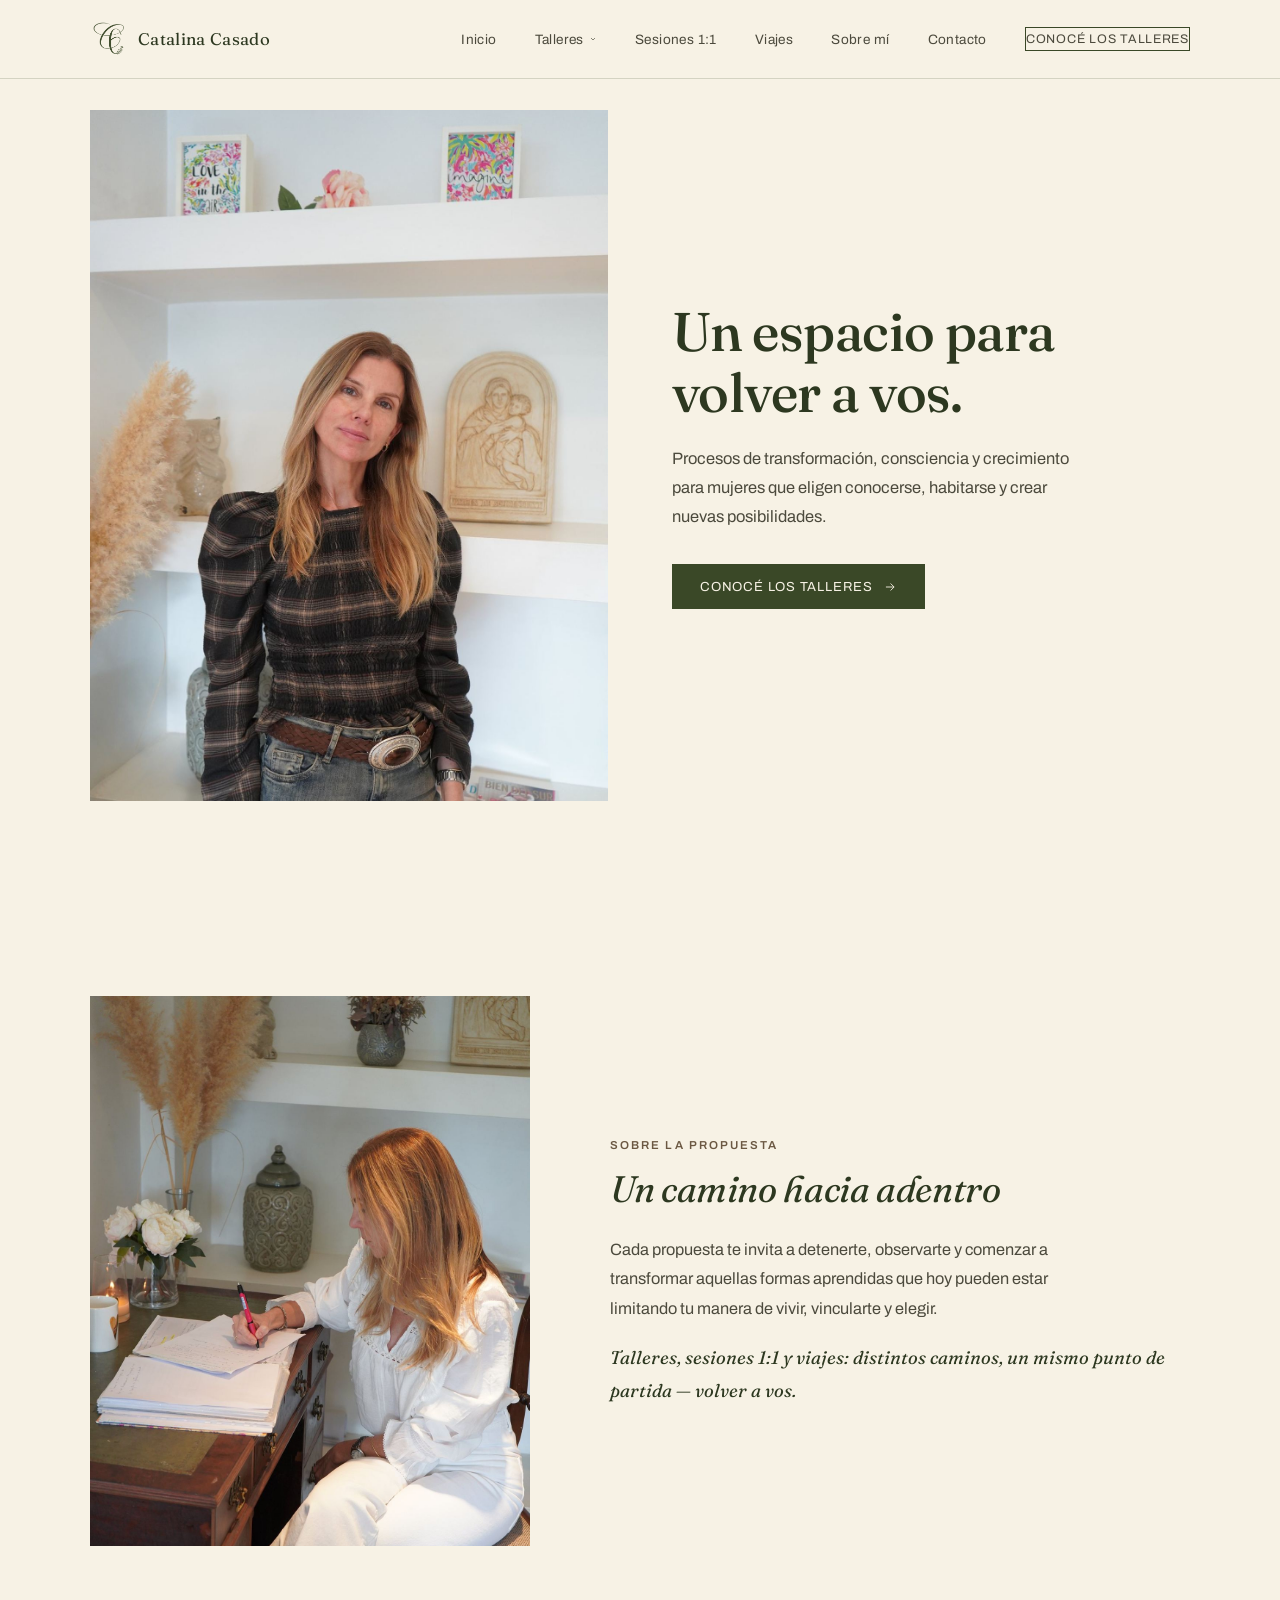
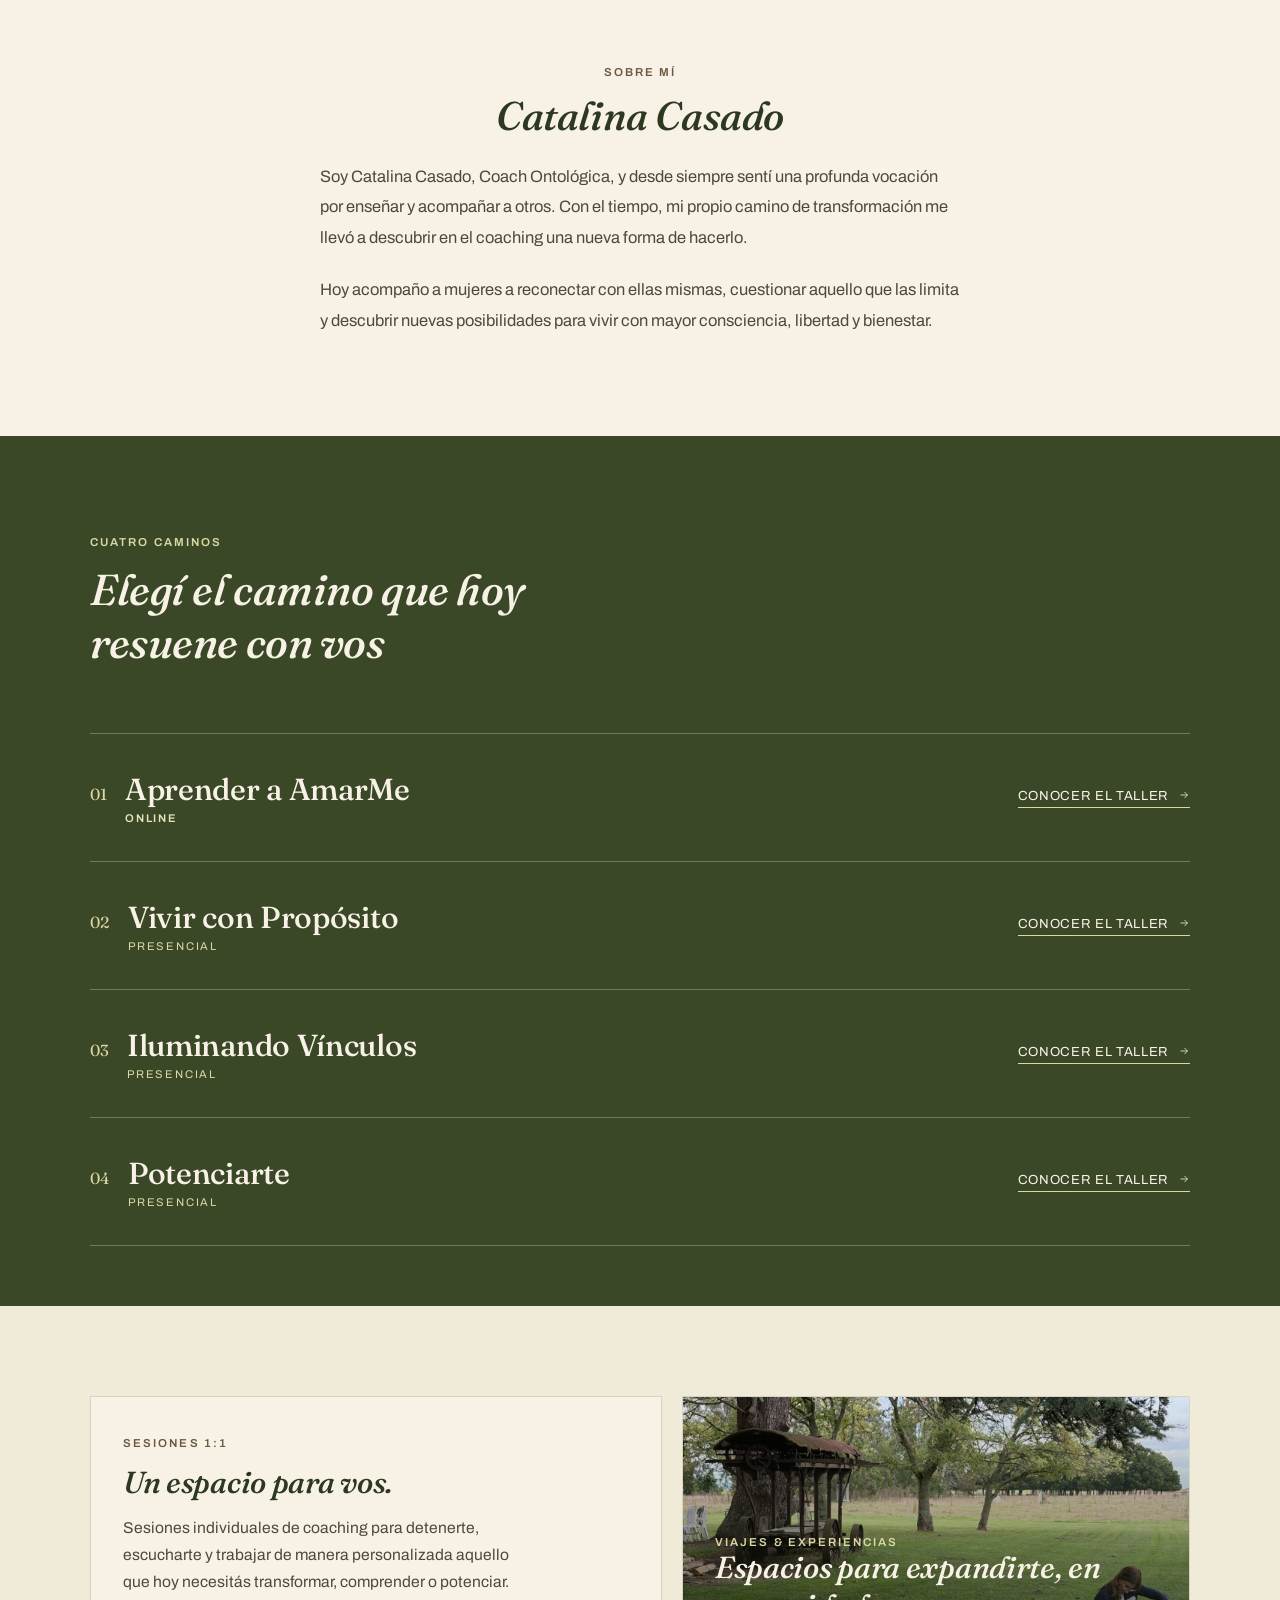
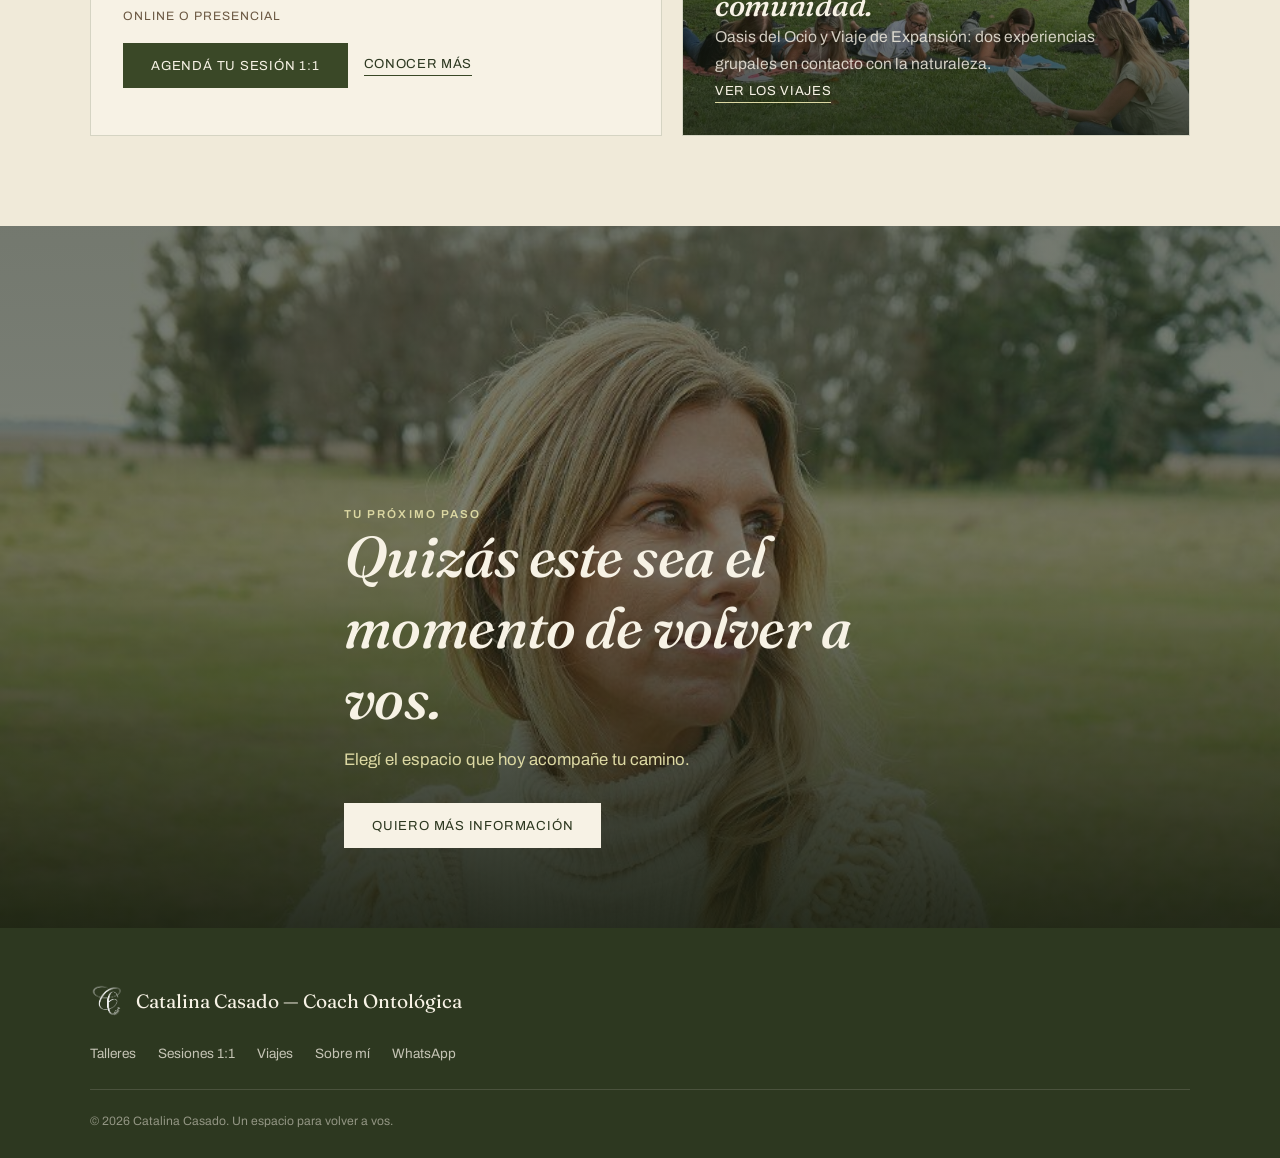
<file: index.html>
<!DOCTYPE html>
<html lang="es">
<head>
<meta charset="UTF-8">
<meta name="viewport" content="width=device-width, initial-scale=1.0">
<title>Catalina Casado — Coach Ontológica | Talleres, Sesiones 1:1 y Viajes</title>
<meta name="description" content="Talleres de desarrollo personal, sesiones de coaching 1:1 y viajes de expansión para mujeres que eligen volver a sí mismas.">
<link rel="preconnect" href="https://fonts.googleapis.com">
<link rel="preconnect" href="https://fonts.gstatic.com" crossorigin>
<link href="https://fonts.googleapis.com/css2?family=Fraunces:ital,opsz,wght@0,9..144,300;0,9..144,400;0,9..144,500;0,9..144,600;1,9..144,400;1,9..144,500&family=Archivo:wght@400;500;600&display=swap" rel="stylesheet">
<link rel="stylesheet" href="styles.css">
</head>
<body>

<!-- ================= HEADER ================= -->
<header id="site-header">
  <div class="wrap">
    <a href="index.html" class="brand">
      <img src="images/logo-dark.png" alt="Catalina Casado">
      Catalina&nbsp;Casado
    </a>
    <nav class="desktop-nav">
      <a href="index.html">Inicio</a>
      <div class="has-dropdown">
        <a href="index.html#elegir">Talleres
          <svg class="caret" viewBox="0 0 24 24" fill="none" stroke="currentColor" stroke-width="2"><path d="M6 9l6 6 6-6"/></svg>
        </a>
        <div class="dropdown-panel">
          <a href="aprender-a-amarme.html">Aprender a AmarMe</a>
          <a href="vivir-con-proposito.html">Vivir con Propósito</a>
          <a href="iluminando-vinculos.html">Iluminando Vínculos</a>
          <a href="potenciarte.html">Potenciarte</a>
        </div>
      </div>
      <a href="sesiones-1-a-1.html">Sesiones 1:1</a>
      <a href="viajes.html">Viajes</a>
      <a href="index.html#sobre-mi">Sobre mí</a>
      <a href="#contacto">Contacto</a>
      <a href="https://wa.link/ipgfh4" target="_blank" rel="noopener" class="cta-ghost">Conocé los talleres</a>
    </nav>
    <button class="burger" id="burger" aria-label="Abrir menú">
      <span></span><span></span><span></span>
    </button>
  </div>
</header>

<div class="mobile-menu" id="mobile-menu">
  <a href="index.html" class="menu-link">Inicio</a>

  <span class="menu-label">Talleres</span>
  <div class="menu-sub">
    <a href="aprender-a-amarme.html">Aprender a AmarMe</a>
    <a href="vivir-con-proposito.html">Vivir con Propósito</a>
    <a href="iluminando-vinculos.html">Iluminando Vínculos</a>
    <a href="potenciarte.html">Potenciarte</a>
  </div>

  <a href="sesiones-1-a-1.html" class="menu-link">Sesiones 1:1</a>
  <a href="viajes.html" class="menu-link">Viajes</a>
  <a href="index.html#sobre-mi" class="menu-link">Sobre mí</a>
  <a href="#contacto" class="menu-link">Contacto</a>
  <a href="https://wa.link/ipgfh4" target="_blank" rel="noopener" class="cta-ghost">Conocé los talleres</a>
</div>

<div id="top"></div>

<!-- ================= HERO ================= -->
<section class="hero">
  <div class="wrap">
    <div class="hero-copy reveal">
      <h1>Un espacio para volver a vos.</h1>
      <p>Procesos de transformación, consciencia y crecimiento para mujeres que eligen conocerse, habitarse y crear nuevas posibilidades.</p>
      <a href="#elegir" class="btn-primary">
        Conocé los talleres
        <svg viewBox="0 0 24 24" fill="none" stroke="currentColor" stroke-width="1.5"><path d="M5 12h14M13 6l6 6-6 6"/></svg>
      </a>
    </div>
    <div class="hero-img reveal">
      <img src="images/retrato-estanteria.jpg" alt="Catalina Casado, Coach Ontológica">
    </div>
  </div>
</section>

<!-- ================= INTRO ================= -->
<section class="intro" id="camino">
  <div class="wrap grid">
    <div class="intro-img reveal">
      <img src="images/retrato-escribiendo.jpg" alt="Catalina Casado escribiendo">
    </div>
    <div class="intro-copy reveal">
      <span class="eyebrow">Sobre la propuesta</span>
      <h2>Un camino hacia adentro</h2>
      <p>Cada propuesta te invita a detenerte, observarte y comenzar a transformar aquellas formas aprendidas que hoy pueden estar limitando tu manera de vivir, vincularte y elegir.</p>
      <p class="closing">Talleres, sesiones 1:1 y viajes: distintos caminos, un mismo punto de partida — volver a vos.</p>
    </div>
  </div>
</section>

<!-- ================= SOBRE MÍ ================= -->
<section class="about" id="sobre-mi">
  <div class="wrap">
    <div class="about-inner reveal">
      <span class="eyebrow">Sobre mí</span>
      <h2>Catalina Casado</h2>
      <p>Soy Catalina Casado, Coach Ontológica, y desde siempre sentí una profunda vocación por enseñar y acompañar a otros. Con el tiempo, mi propio camino de transformación me llevó a descubrir en el coaching una nueva forma de hacerlo.</p>
      <p>Hoy acompaño a mujeres a reconectar con ellas mismas, cuestionar aquello que las limita y descubrir nuevas posibilidades para vivir con mayor consciencia, libertad y bienestar.</p>
    </div>
  </div>
</section>

<!-- ================= ELEGÍ TU TALLER ================= -->
<section class="choose" id="elegir">
  <div class="wrap">
    <div class="reveal">
      <span class="eyebrow">Cuatro caminos</span>
      <h2>Elegí el camino que hoy resuene con vos</h2>
    </div>

    <div class="taller-index reveal">
      <div class="taller-row">
        <div class="row-top">
          <span class="num">01</span>
          <div>
            <h3>Aprender a AmarMe</h3>
            <span class="modality online">Online</span>
          </div>
        </div>
        <div class="row-bottom">
          <a href="aprender-a-amarme.html" class="btn-line on-dark">
            Conocer el taller
            <svg viewBox="0 0 24 24" fill="none" stroke="currentColor" stroke-width="1.5" width="12" height="12"><path d="M5 12h14M13 6l6 6-6 6"/></svg>
          </a>
        </div>
      </div>

      <div class="taller-row">
        <div class="row-top">
          <span class="num">02</span>
          <div>
            <h3>Vivir con Propósito</h3>
            <span class="modality">Presencial</span>
          </div>
        </div>
        <div class="row-bottom">
          <a href="vivir-con-proposito.html" class="btn-line on-dark">
            Conocer el taller
            <svg viewBox="0 0 24 24" fill="none" stroke="currentColor" stroke-width="1.5" width="12" height="12"><path d="M5 12h14M13 6l6 6-6 6"/></svg>
          </a>
        </div>
      </div>

      <div class="taller-row">
        <div class="row-top">
          <span class="num">03</span>
          <div>
            <h3>Iluminando Vínculos</h3>
            <span class="modality">Presencial</span>
          </div>
        </div>
        <div class="row-bottom">
          <a href="iluminando-vinculos.html" class="btn-line on-dark">
            Conocer el taller
            <svg viewBox="0 0 24 24" fill="none" stroke="currentColor" stroke-width="1.5" width="12" height="12"><path d="M5 12h14M13 6l6 6-6 6"/></svg>
          </a>
        </div>
      </div>

      <div class="taller-row">
        <div class="row-top">
          <span class="num">04</span>
          <div>
            <h3>Potenciarte</h3>
            <span class="modality">Presencial</span>
          </div>
        </div>
        <div class="row-bottom">
          <a href="potenciarte.html" class="btn-line on-dark">
            Conocer el taller
            <svg viewBox="0 0 24 24" fill="none" stroke="currentColor" stroke-width="1.5" width="12" height="12"><path d="M5 12h14M13 6l6 6-6 6"/></svg>
          </a>
        </div>
      </div>
    </div>
  </div>
</section>

<!-- ================= TEASERS: SESIONES 1:1 / VIAJES ================= -->
<section class="teasers">
  <div class="wrap">
    <div class="teaser-card reveal">
      <span class="eyebrow">Sesiones 1:1</span>
      <h3>Un espacio para vos.</h3>
      <p>Sesiones individuales de coaching para detenerte, escucharte y trabajar de manera personalizada aquello que hoy necesitás transformar, comprender o potenciar.</p>
      <span class="modality-line">Online o presencial</span>
      <div class="teaser-actions">
        <a href="https://wa.link/ipgfh4" target="_blank" rel="noopener" class="btn-primary">Agendá tu sesión 1:1</a>
        <a href="sesiones-1-a-1.html" class="btn-line">Conocer más</a>
      </div>
    </div>

    <div class="teaser-card photo reveal">
      <img src="images/viaje-02.jpg" alt="Catalina Casado guiando una actividad grupal al aire libre">
      <div class="teaser-inner">
        <span class="eyebrow">Viajes &amp; Experiencias</span>
        <h3>Espacios para expandirte, en comunidad.</h3>
        <p>Oasis del Ocio y Viaje de Expansión: dos experiencias grupales en contacto con la naturaleza.</p>
        <div class="teaser-actions">
          <a href="viajes.html" class="btn-line on-dark">Ver los viajes</a>
        </div>
      </div>
    </div>
  </div>
</section>

<!-- ================= FINAL CTA ================= -->
<section class="final">
  <img src="images/retrato-perfil-campo.jpg" alt="Catalina Casado">
  <div class="wrap reveal">
    <span class="eyebrow" style="color:var(--mustard-soft);">Tu próximo paso</span>
    <h2>Quizás este sea el momento de volver a vos.</h2>
    <p>Elegí el espacio que hoy acompañe tu camino.</p>
    <a href="https://wa.link/ipgfh4" target="_blank" rel="noopener" class="btn-primary">
      Quiero más información
    </a>
  </div>
</section>

<!-- ================= FOOTER ================= -->
<footer id="contacto">
  <div class="wrap">
    <div class="fbrand">
      <img src="images/logo-white.png" alt="Catalina Casado">
      Catalina Casado — Coach Ontológica
    </div>
    <nav>
      <a href="index.html#elegir">Talleres</a>
      <a href="sesiones-1-a-1.html">Sesiones 1:1</a>
      <a href="viajes.html">Viajes</a>
      <a href="index.html#sobre-mi">Sobre mí</a>
      <a href="https://wa.link/ipgfh4" target="_blank" rel="noopener">WhatsApp</a>
    </nav>
    <div class="bottom">
      <span>© 2026 Catalina Casado. Un espacio para volver a vos.</span>
    </div>
  </div>
</footer>

<!-- ================= WHATSAPP FLOAT ================= -->
<a href="https://wa.link/ipgfh4" target="_blank" rel="noopener" class="wa-float" aria-label="Escribinos por WhatsApp">
  <svg viewBox="0 0 24 24" fill="currentColor"><path d="M12.04 2C6.58 2 2.13 6.45 2.13 11.91c0 1.75.46 3.45 1.32 4.95L2.05 22l5.25-1.38a9.9 9.9 0 0 0 4.74 1.2h.01c5.46 0 9.9-4.45 9.9-9.91 0-2.65-1.03-5.14-2.9-7.01A9.87 9.87 0 0 0 12.04 2zm5.8 14.1c-.24.68-1.4 1.3-1.93 1.36-.5.06-1.1.09-1.78-.11a16.3 16.3 0 0 1-1.6-.6c-2.8-1.2-4.63-4.04-4.77-4.23-.14-.19-1.14-1.52-1.14-2.9 0-1.38.72-2.06.98-2.34.26-.28.56-.35.75-.35.19 0 .38 0 .54.01.18.01.42-.07.65.5.24.58.8 2 .87 2.14.07.14.12.31.02.5-.1.19-.15.31-.3.48-.15.17-.3.37-.44.5-.14.14-.3.29-.13.57.17.28.75 1.24 1.62 2.01 1.11.99 2.05 1.3 2.33 1.44.28.14.45.12.61-.07.17-.19.7-.82.89-1.1.19-.28.38-.23.63-.14.26.1 1.65.78 1.93.92.28.14.47.21.54.33.07.12.07.68-.17 1.36z"/></svg>
</a>

<script src="script.js"></script>
</body>
</html>
</file>
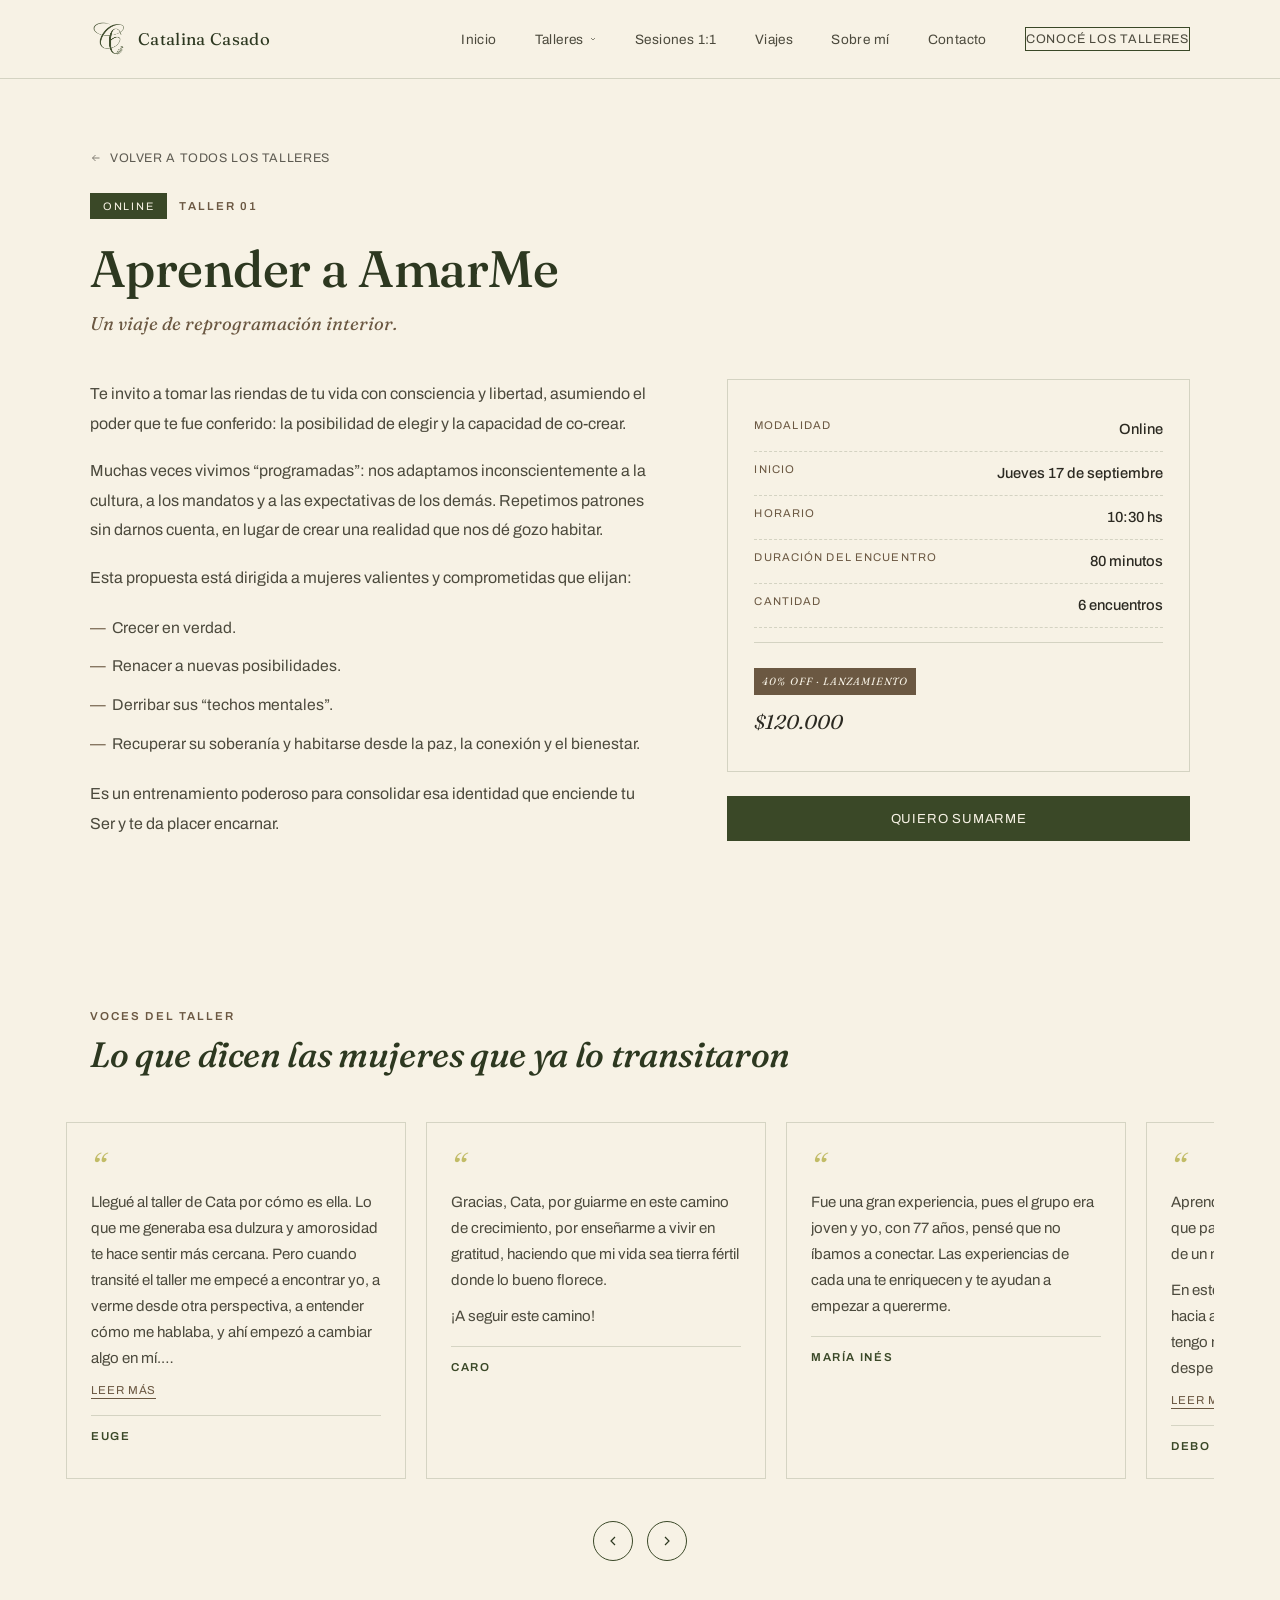
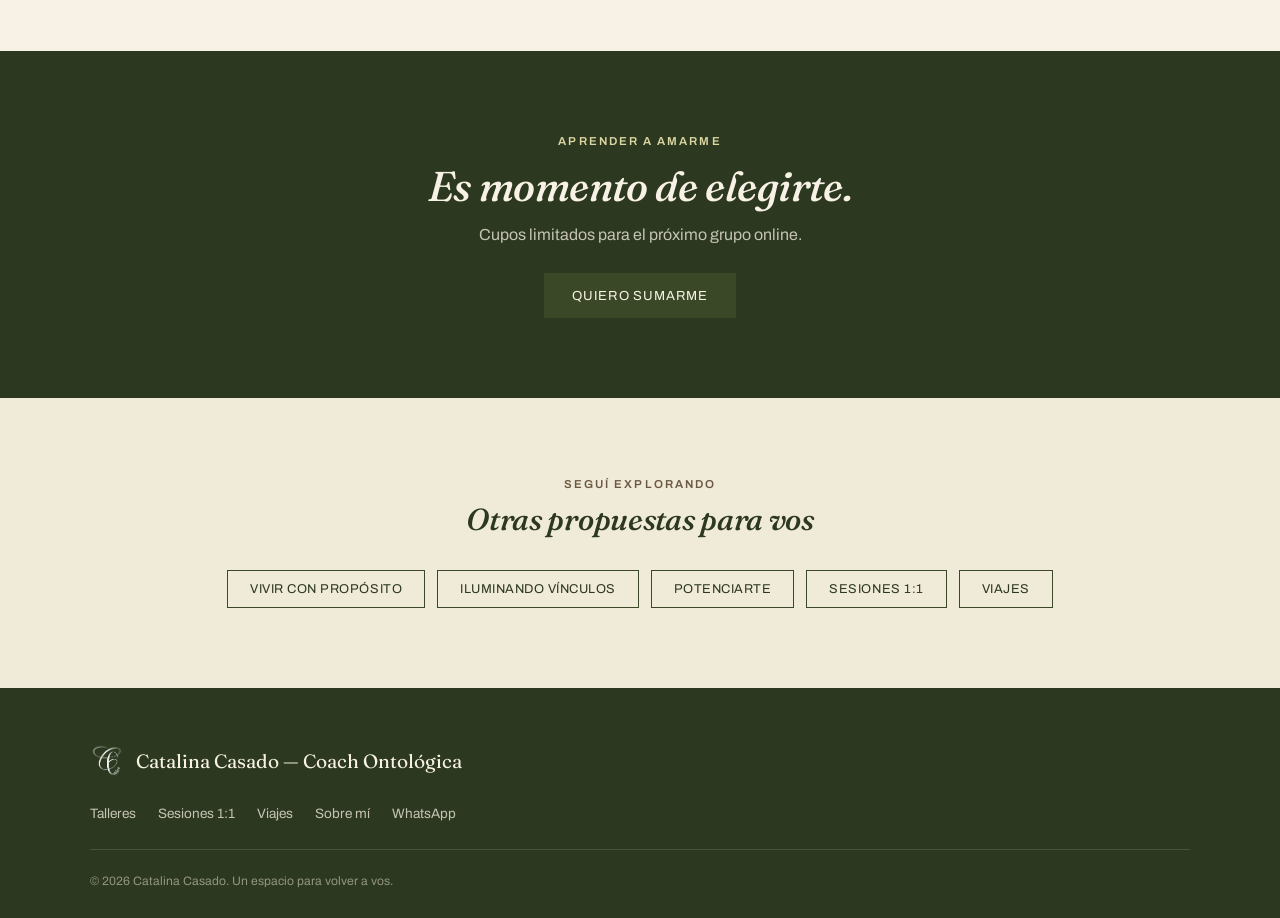
<file: aprender-a-amarme.html>
<!DOCTYPE html>
<html lang="es">
<head>
<meta charset="UTF-8">
<meta name="viewport" content="width=device-width, initial-scale=1.0">
<title>Aprender a AmarMe — Taller Online | Catalina Casado</title>
<meta name="description" content="Taller online de reprogramación interior para mujeres. 6 encuentros de 80 minutos. Aprendé a conocerte, respetarte y elegirte.">
<link rel="preconnect" href="https://fonts.googleapis.com">
<link rel="preconnect" href="https://fonts.gstatic.com" crossorigin>
<link href="https://fonts.googleapis.com/css2?family=Fraunces:ital,opsz,wght@0,9..144,300;0,9..144,400;0,9..144,500;0,9..144,600;1,9..144,400;1,9..144,500&family=Archivo:wght@400;500;600&display=swap" rel="stylesheet">
<link rel="stylesheet" href="styles.css">
</head>
<body>

<!-- ================= HEADER ================= -->
<header id="site-header">
  <div class="wrap">
    <a href="index.html" class="brand">
      <img src="images/logo-dark.png" alt="Catalina Casado">
      Catalina&nbsp;Casado
    </a>
    <nav class="desktop-nav">
      <a href="index.html">Inicio</a>
      <div class="has-dropdown">
        <a href="index.html#elegir">Talleres
          <svg class="caret" viewBox="0 0 24 24" fill="none" stroke="currentColor" stroke-width="2"><path d="M6 9l6 6 6-6"/></svg>
        </a>
        <div class="dropdown-panel">
          <a href="aprender-a-amarme.html">Aprender a AmarMe</a>
          <a href="vivir-con-proposito.html">Vivir con Propósito</a>
          <a href="iluminando-vinculos.html">Iluminando Vínculos</a>
          <a href="potenciarte.html">Potenciarte</a>
        </div>
      </div>
      <a href="sesiones-1-a-1.html">Sesiones 1:1</a>
      <a href="viajes.html">Viajes</a>
      <a href="index.html#sobre-mi">Sobre mí</a>
      <a href="#contacto">Contacto</a>
      <a href="https://wa.link/ipgfh4" target="_blank" rel="noopener" class="cta-ghost">Conocé los talleres</a>
    </nav>
    <button class="burger" id="burger" aria-label="Abrir menú">
      <span></span><span></span><span></span>
    </button>
  </div>
</header>

<div class="mobile-menu" id="mobile-menu">
  <a href="index.html" class="menu-link">Inicio</a>

  <span class="menu-label">Talleres</span>
  <div class="menu-sub">
    <a href="aprender-a-amarme.html">Aprender a AmarMe</a>
    <a href="vivir-con-proposito.html">Vivir con Propósito</a>
    <a href="iluminando-vinculos.html">Iluminando Vínculos</a>
    <a href="potenciarte.html">Potenciarte</a>
  </div>

  <a href="sesiones-1-a-1.html" class="menu-link">Sesiones 1:1</a>
  <a href="viajes.html" class="menu-link">Viajes</a>
  <a href="index.html#sobre-mi" class="menu-link">Sobre mí</a>
  <a href="#contacto" class="menu-link">Contacto</a>
  <a href="https://wa.link/ipgfh4" target="_blank" rel="noopener" class="cta-ghost">Conocé los talleres</a>
</div>

<div id="top"></div>

<!-- ================= HERO DEL TALLER ================= -->
<section class="page-hero taller cream">
  <div class="wrap">
    <a href="index.html#elegir" class="back-link"><svg viewBox="0 0 24 24" fill="none" stroke="currentColor" stroke-width="1.5"><path d="M5 12h14M13 6l6 6-6 6"/></svg> Volver a todos los talleres</a>
    <div class="taller-head reveal">
      <div class="tag-row">
        <span class="badge solid">Online</span>
        <span class="eyebrow">Taller 01</span>
      </div>
      <h1 class="serif" style="font-size:clamp(2.2rem,6.5vw,3.2rem);font-weight:500;">Aprender a AmarMe</h1>
      <p class="subline">Un viaje de reprogramación interior.</p>
    </div>

    <div class="taller-body">
      <div class="taller-left reveal">
        <div class="taller-text">
          <p>Te invito a tomar las riendas de tu vida con consciencia y libertad, asumiendo el poder que te fue conferido: la posibilidad de elegir y la capacidad de co-crear.</p>
          <p>Muchas veces vivimos &ldquo;programadas&rdquo;: nos adaptamos inconscientemente a la cultura, a los mandatos y a las expectativas de los demás. Repetimos patrones sin darnos cuenta, en lugar de crear una realidad que nos dé gozo habitar.</p>
          <p>Esta propuesta está dirigida a mujeres valientes y comprometidas que elijan:</p>
          <ul>
            <li>Crecer en verdad.</li>
            <li>Renacer a nuevas posibilidades.</li>
            <li>Derribar sus &ldquo;techos mentales&rdquo;.</li>
            <li>Recuperar su soberanía y habitarse desde la paz, la conexión y el bienestar.</li>
          </ul>
          <p>Es un entrenamiento poderoso para consolidar esa identidad que enciende tu Ser y te da placer encarnar.</p>
        </div>
      </div>

      <div class="taller-right reveal">
        <div class="details-card">
          <div class="drow"><span class="dlabel">Modalidad</span><span class="dval">Online</span></div>
          <div class="drow"><span class="dlabel">Inicio</span><span class="dval">Jueves 17 de septiembre</span></div>
          <div class="drow"><span class="dlabel">Horario</span><span class="dval">10:30 hs</span></div>
          <div class="drow"><span class="dlabel">Duración del encuentro</span><span class="dval">80 minutos</span></div>
          <div class="drow"><span class="dlabel">Cantidad</span><span class="dval">6 encuentros</span></div>
          <div class="price-line">
            <span class="discount-flag">40% OFF · Lanzamiento</span><br>
            $120.000
          </div>
        </div>
        <a href="https://wa.link/ipgfh4" target="_blank" rel="noopener" class="btn-primary" style="margin-top:24px;width:100%;justify-content:center;">
          Quiero sumarme
        </a>
      </div>
    </div>
  </div>
</section>

<!-- ================= TESTIMONIOS ================= -->
<section class="testimonials on-cream">
  <div class="wrap">
    <div class="testimonials-head reveal">
      <span class="eyebrow">Voces del taller</span>
      <h2>Lo que dicen las mujeres que ya lo transitaron</h2>
    </div>
    <div class="carousel-wrap reveal">
      <div class="carousel">
      <div class="t-card">
        <span class="t-mark">&ldquo;</span>
        <div class="t-quote"><p>Llegué al taller de Cata por cómo es ella. Lo que me generaba esa dulzura y amorosidad te hace sentir más cercana. Pero cuando transité el taller me empecé a encontrar yo, a verme desde otra perspectiva, a entender cómo me hablaba, y ahí empezó a cambiar algo en mí.</p><p style='margin-top:10px;'>Gracias, Cata, por dejarme ver.</p></div>
        <button class="t-more" hidden>Leer más</button>
        <div class="t-name">EUGE</div>
      </div>
      <div class="t-card">
        <span class="t-mark">&ldquo;</span>
        <div class="t-quote"><p>Gracias, Cata, por guiarme en este camino de crecimiento, por enseñarme a vivir en gratitud, haciendo que mi vida sea tierra fértil donde lo bueno florece.</p><p style='margin-top:10px;'>¡A seguir este camino!</p></div>
        <button class="t-more" hidden>Leer más</button>
        <div class="t-name">CARO</div>
      </div>
      <div class="t-card">
        <span class="t-mark">&ldquo;</span>
        <div class="t-quote"><p>Fue una gran experiencia, pues el grupo era joven y yo, con 77 años, pensé que no íbamos a conectar. Las experiencias de cada una te enriquecen y te ayudan a empezar a quererme.</p></div>
        <button class="t-more" hidden>Leer más</button>
        <div class="t-name">MARÍA INÉS</div>
      </div>
      <div class="t-card">
        <span class="t-mark">&ldquo;</span>
        <div class="t-quote"><p>Aprender a Amarme fue para mí mucho más que participar de un taller: fue el comienzo de un nuevo camino.</p><p style='margin-top:10px;'>En este espacio pude detenerme, mirarme hacia adentro y empezar a reconocer que tengo mi propio valor. Fue un hermoso despertar, que compartí con otras mujeres. Nos acompañamos, comprendimos y nos dimos cuenta de que nunca es tarde para elegirnos.</p><p style='margin-top:10px;'>Aprendí a escucharme, respetarme, aceptarme y darme el lugar que muchas veces les damos a los demás.</p><p style='margin-top:10px;'>Aprender a Amarme fue una puerta que se abrió para transitar un camino con más amor, confianza y seguridad en mí misma.</p><p style='margin-top:10px;'>Gracias infinitas, Catalina Casado.</p></div>
        <button class="t-more" hidden>Leer más</button>
        <div class="t-name">DEBO</div>
      </div>
      <div class="t-card">
        <span class="t-mark">&ldquo;</span>
        <div class="t-quote"><p>El taller, además de ser una experiencia maravillosa, me dejó un aprendizaje muy valioso: mirarme como soy, poder ver lo bueno y los dones que Dios me regaló para tenerlos en cuenta y ponerlos en práctica.</p><p style='margin-top:10px;'>En esto me ayudó el taller: poder compartirlos y dar gracias, lo que me deja mucha paz.</p><p style='margin-top:10px;'>¡Gracias y bendiciones!</p></div>
        <button class="t-more" hidden>Leer más</button>
        <div class="t-name">ISA</div>
      </div>
      <div class="t-card">
        <span class="t-mark">&ldquo;</span>
        <div class="t-quote"><p>No quería dejar de agradecer por todo lo compartido. Verlas a ustedes y conocer sus historias fue un aprendizaje enorme para mí.</p><p style='margin-top:10px;'>Cata, generás algo increíble en el grupo y en cada una. Sos el ejemplo claro de que cuando una está encendida, ilumina y transforma.</p></div>
        <button class="t-more" hidden>Leer más</button>
        <div class="t-name">TRINI</div>
      </div>
      <div class="t-card">
        <span class="t-mark">&ldquo;</span>
        <div class="t-quote"><p>Transitar AMARME de la mano de Catalina fue un viaje transformador. En dos meses aprendí a reconocerme, habitarme desde el amor propio y conectar con mi luminosidad a través de dinámicas hermosas y reveladoras.</p><p style='margin-top:10px;'>Cata sostiene el proceso con una calidez y un cuidado únicos. Si sentís el llamado a trascenderte y mirarte con nuevos ojos, este taller vale completamente la pena.</p></div>
        <button class="t-more" hidden>Leer más</button>
        <div class="t-name">KARI</div>
      </div>
      <div class="t-card">
        <span class="t-mark">&ldquo;</span>
        <div class="t-quote"><p>Querida Cata, inmensa gratitud por el espacio fértil compartido.</p><p style='margin-top:10px;'>Tu luminosa guía transmutó en mi corazón, encendiendo y haciendo florecer mi esencia.</p></div>
        <button class="t-more" hidden>Leer más</button>
        <div class="t-name">MOI</div>
      </div>
      <div class="t-card">
        <span class="t-mark">&ldquo;</span>
        <div class="t-quote"><p>Gracias, gracias, gracias. Hermoso taller, con un grupo de mujeres maravillosas, compartiendo tardes y aprendiendo a amarnos y a descubrir cada una nuestro potencial.</p></div>
        <button class="t-more" hidden>Leer más</button>
        <div class="t-name">PAU</div>
      </div>
      <div class="t-card">
        <span class="t-mark">&ldquo;</span>
        <div class="t-quote"><p>Gracias, Cata. A pesar de lo intermitente que fui, me llevo una experiencia movilizadora.</p><p style='margin-top:10px;'>Es muy reconfortante tu forma de llegar a cada una de nosotras para develar lo que llevamos dentro.</p><p style='margin-top:10px;'>¡Gracias miles!</p></div>
        <button class="t-more" hidden>Leer más</button>
        <div class="t-name">CARI</div>
      </div>
      </div>
      <div class="car-controls">
        <button class="car-btn prev" aria-label="Testimonios anteriores"><svg viewBox="0 0 24 24" fill="none" stroke="currentColor" stroke-width="1.8"><path d="M15 18l-6-6 6-6"/></svg></button>
        <button class="car-btn next" aria-label="Testimonios siguientes"><svg viewBox="0 0 24 24" fill="none" stroke="currentColor" stroke-width="1.8"><path d="M9 18l6-6-6-6"/></svg></button>
      </div>
    </div>
  </div>
</section>

<!-- ================= CTA FINAL ================= -->
<section class="page-cta-band">
  <div class="wrap">
    <span class="eyebrow">Aprender a AmarMe</span>
    <h2>Es momento de elegirte.</h2>
    <p>Cupos limitados para el próximo grupo online.</p>
    <a href="https://wa.link/ipgfh4" target="_blank" rel="noopener" class="btn-primary">Quiero sumarme</a>
  </div>
</section>

<!-- ================= OTRAS PROPUESTAS ================= -->
<section class="more-props">
  <div class="wrap">
    <span class="eyebrow">Seguí explorando</span>
    <h3>Otras propuestas para vos</h3>
    <div class="prop-links">
      <a class="prop-pill" href="vivir-con-proposito.html">Vivir con Propósito</a>
      <a class="prop-pill" href="iluminando-vinculos.html">Iluminando Vínculos</a>
      <a class="prop-pill" href="potenciarte.html">Potenciarte</a>
      <a class="prop-pill" href="sesiones-1-a-1.html">Sesiones 1:1</a>
      <a class="prop-pill" href="viajes.html">Viajes</a>
    </div>
  </div>
</section>

<!-- ================= FOOTER ================= -->
<footer id="contacto">
  <div class="wrap">
    <div class="fbrand">
      <img src="images/logo-white.png" alt="Catalina Casado">
      Catalina Casado — Coach Ontológica
    </div>
    <nav>
      <a href="index.html#elegir">Talleres</a>
      <a href="sesiones-1-a-1.html">Sesiones 1:1</a>
      <a href="viajes.html">Viajes</a>
      <a href="index.html#sobre-mi">Sobre mí</a>
      <a href="https://wa.link/ipgfh4" target="_blank" rel="noopener">WhatsApp</a>
    </nav>
    <div class="bottom">
      <span>© 2026 Catalina Casado. Un espacio para volver a vos.</span>
    </div>
  </div>
</footer>

<!-- ================= WHATSAPP FLOAT ================= -->
<a href="https://wa.link/ipgfh4" target="_blank" rel="noopener" class="wa-float" aria-label="Escribinos por WhatsApp">
  <svg viewBox="0 0 24 24" fill="currentColor"><path d="M12.04 2C6.58 2 2.13 6.45 2.13 11.91c0 1.75.46 3.45 1.32 4.95L2.05 22l5.25-1.38a9.9 9.9 0 0 0 4.74 1.2h.01c5.46 0 9.9-4.45 9.9-9.91 0-2.65-1.03-5.14-2.9-7.01A9.87 9.87 0 0 0 12.04 2zm5.8 14.1c-.24.68-1.4 1.3-1.93 1.36-.5.06-1.1.09-1.78-.11a16.3 16.3 0 0 1-1.6-.6c-2.8-1.2-4.63-4.04-4.77-4.23-.14-.19-1.14-1.52-1.14-2.9 0-1.38.72-2.06.98-2.34.26-.28.56-.35.75-.35.19 0 .38 0 .54.01.18.01.42-.07.65.5.24.58.8 2 .87 2.14.07.14.12.31.02.5-.1.19-.15.31-.3.48-.15.17-.3.37-.44.5-.14.14-.3.29-.13.57.17.28.75 1.24 1.62 2.01 1.11.99 2.05 1.3 2.33 1.44.28.14.45.12.61-.07.17-.19.7-.82.89-1.1.19-.28.38-.23.63-.14.26.1 1.65.78 1.93.92.28.14.47.21.54.33.07.12.07.68-.17 1.36z"/></svg>
</a>

<script src="script.js"></script>
</body>
</html>
</file>
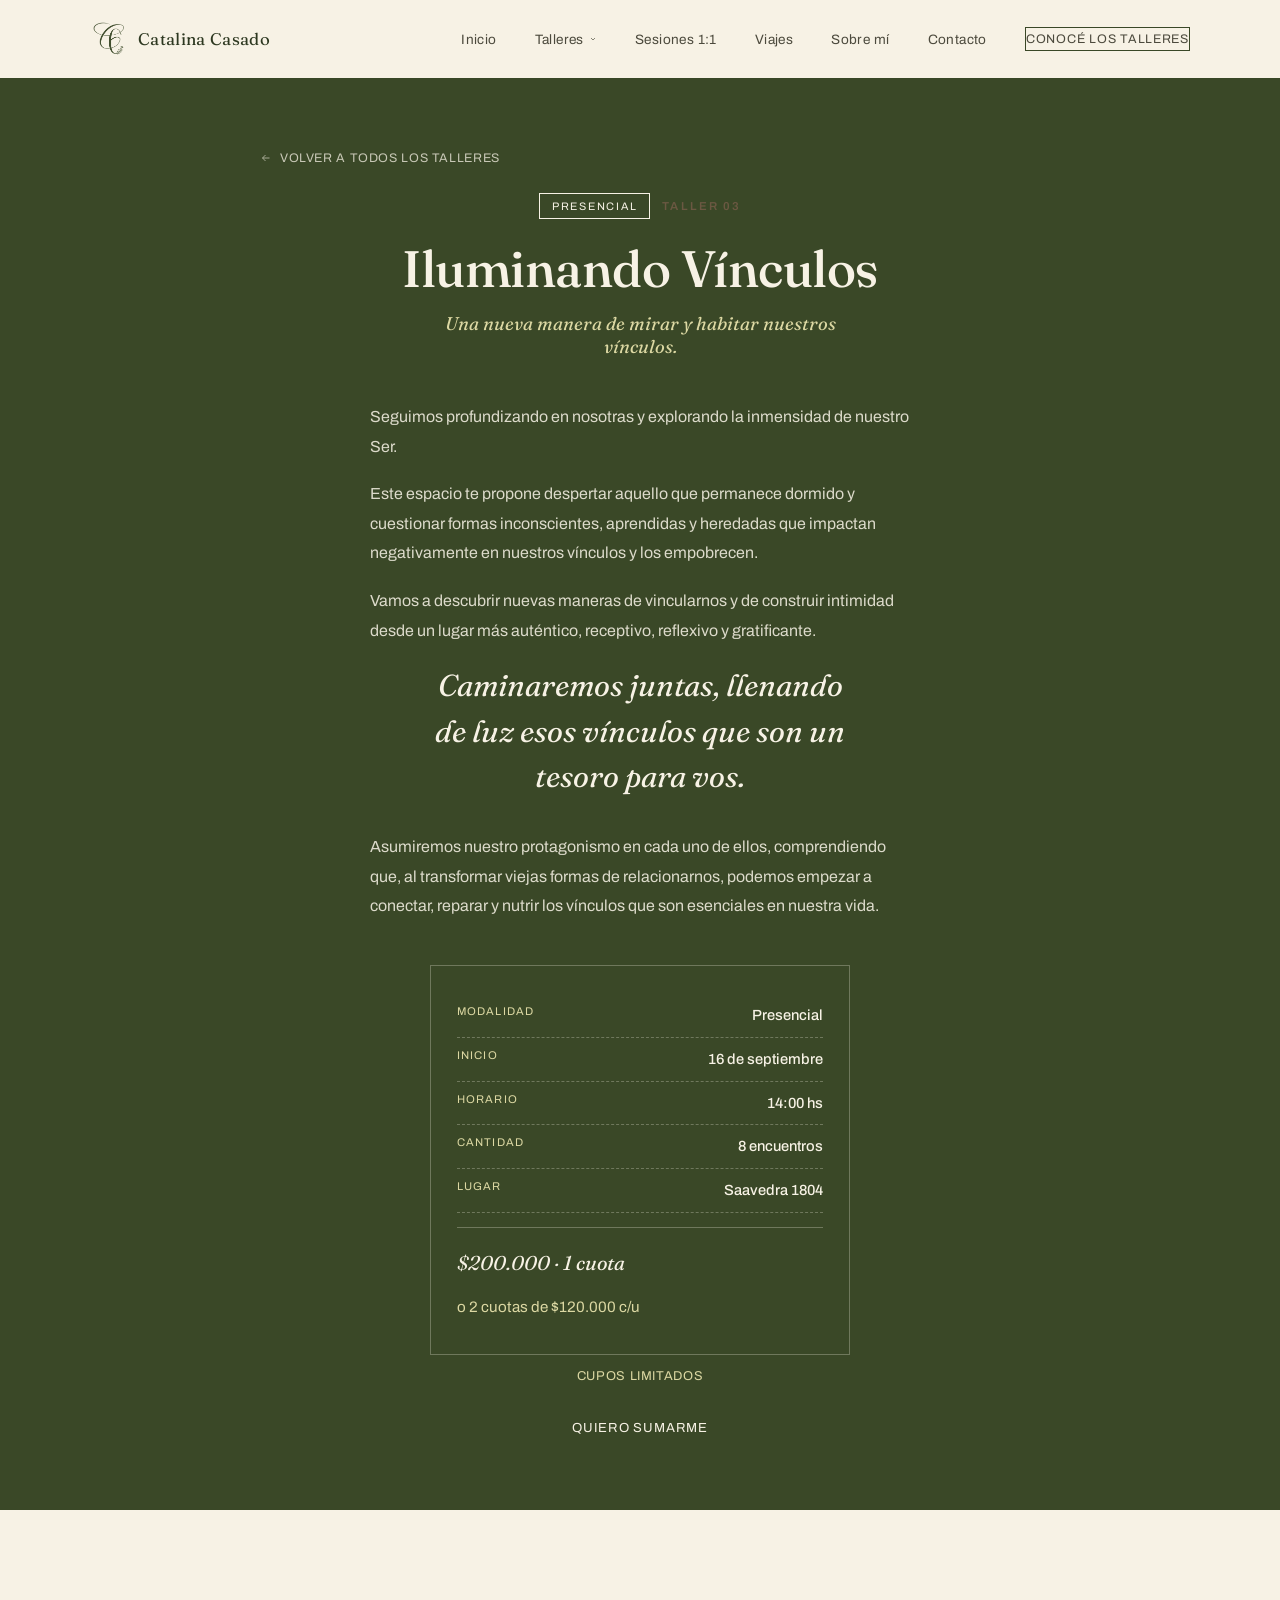
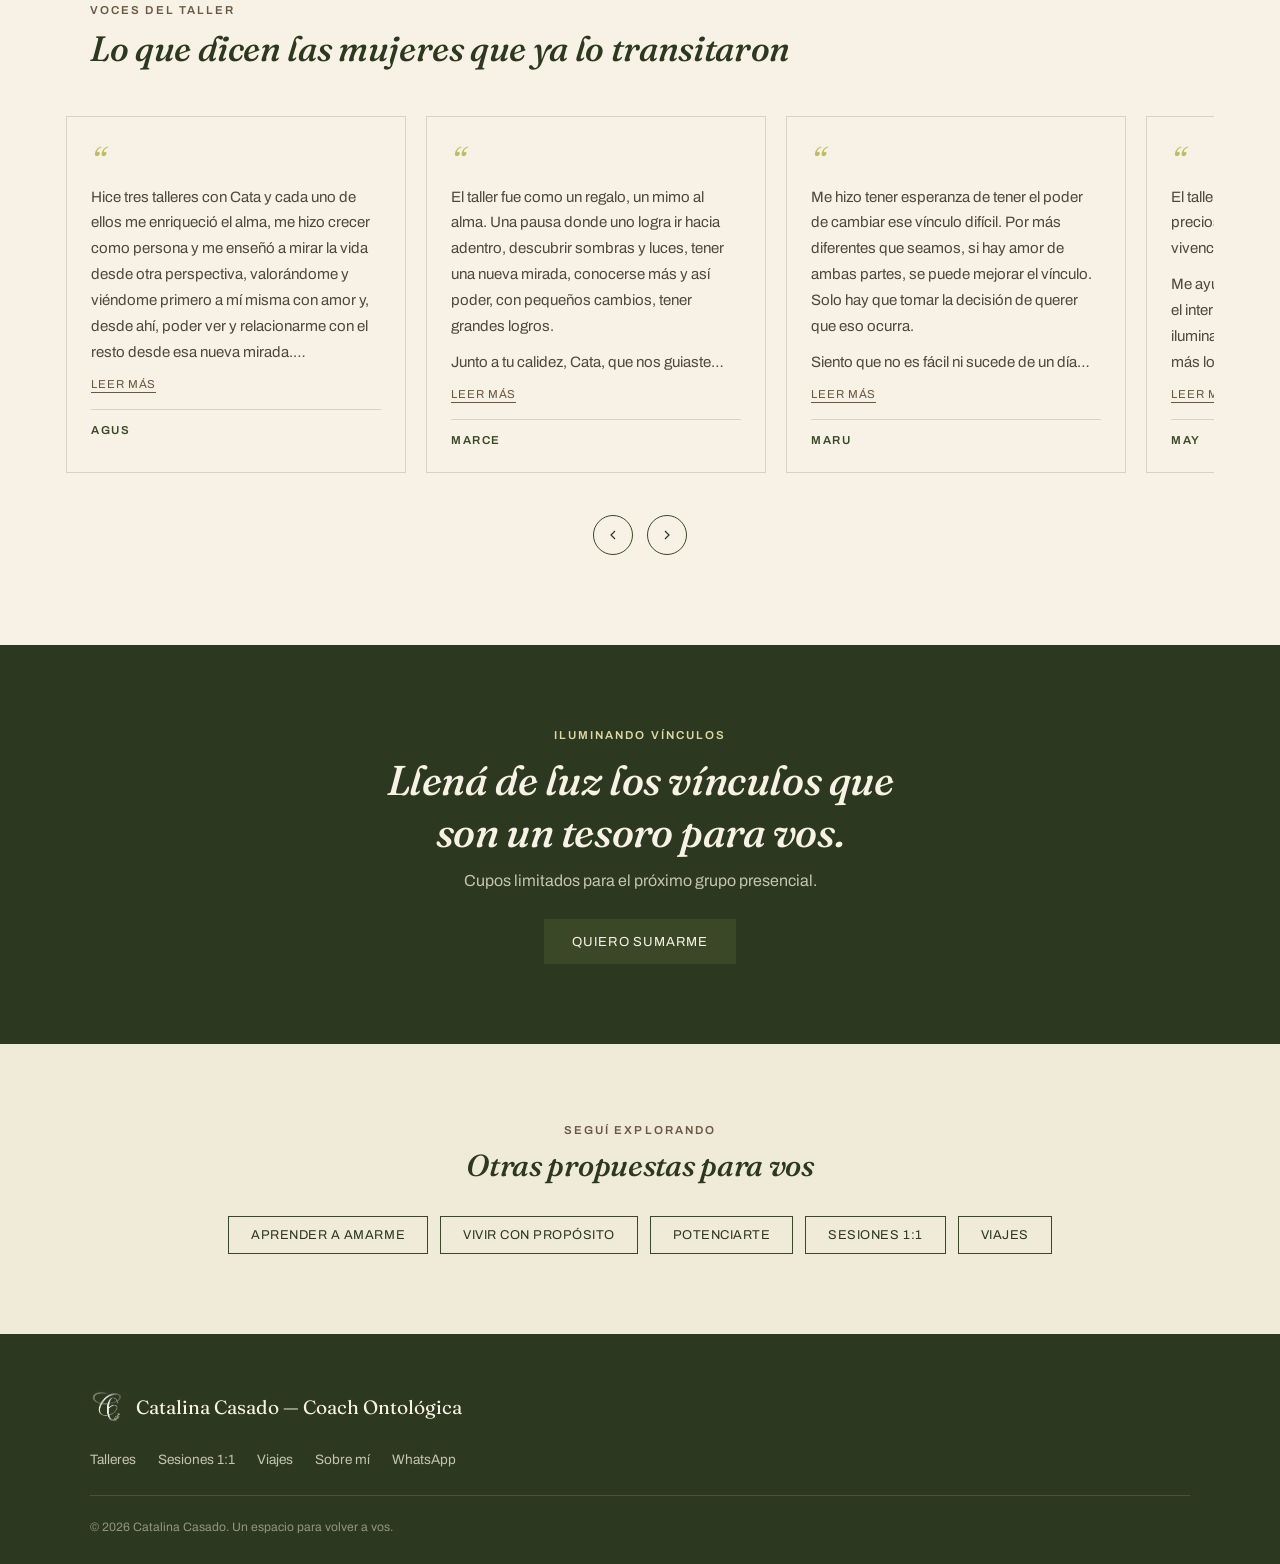
<file: iluminando-vinculos.html>
<!DOCTYPE html>
<html lang="es">
<head>
<meta charset="UTF-8">
<meta name="viewport" content="width=device-width, initial-scale=1.0">
<title>Iluminando Vínculos — Taller Presencial | Catalina Casado</title>
<meta name="description" content="Taller presencial para transformar la manera de mirar y habitar tus vínculos. 8 encuentros en Saavedra 1804.">
<link rel="preconnect" href="https://fonts.googleapis.com">
<link rel="preconnect" href="https://fonts.gstatic.com" crossorigin>
<link href="https://fonts.googleapis.com/css2?family=Fraunces:ital,opsz,wght@0,9..144,300;0,9..144,400;0,9..144,500;0,9..144,600;1,9..144,400;1,9..144,500&family=Archivo:wght@400;500;600&display=swap" rel="stylesheet">
<link rel="stylesheet" href="styles.css">
</head>
<body>

<!-- ================= HEADER ================= -->
<header id="site-header">
  <div class="wrap">
    <a href="index.html" class="brand">
      <img src="images/logo-dark.png" alt="Catalina Casado">
      Catalina&nbsp;Casado
    </a>
    <nav class="desktop-nav">
      <a href="index.html">Inicio</a>
      <div class="has-dropdown">
        <a href="index.html#elegir">Talleres
          <svg class="caret" viewBox="0 0 24 24" fill="none" stroke="currentColor" stroke-width="2"><path d="M6 9l6 6 6-6"/></svg>
        </a>
        <div class="dropdown-panel">
          <a href="aprender-a-amarme.html">Aprender a AmarMe</a>
          <a href="vivir-con-proposito.html">Vivir con Propósito</a>
          <a href="iluminando-vinculos.html">Iluminando Vínculos</a>
          <a href="potenciarte.html">Potenciarte</a>
        </div>
      </div>
      <a href="sesiones-1-a-1.html">Sesiones 1:1</a>
      <a href="viajes.html">Viajes</a>
      <a href="index.html#sobre-mi">Sobre mí</a>
      <a href="#contacto">Contacto</a>
      <a href="https://wa.link/ipgfh4" target="_blank" rel="noopener" class="cta-ghost">Conocé los talleres</a>
    </nav>
    <button class="burger" id="burger" aria-label="Abrir menú">
      <span></span><span></span><span></span>
    </button>
  </div>
</header>

<div class="mobile-menu" id="mobile-menu">
  <a href="index.html" class="menu-link">Inicio</a>

  <span class="menu-label">Talleres</span>
  <div class="menu-sub">
    <a href="aprender-a-amarme.html">Aprender a AmarMe</a>
    <a href="vivir-con-proposito.html">Vivir con Propósito</a>
    <a href="iluminando-vinculos.html">Iluminando Vínculos</a>
    <a href="potenciarte.html">Potenciarte</a>
  </div>

  <a href="sesiones-1-a-1.html" class="menu-link">Sesiones 1:1</a>
  <a href="viajes.html" class="menu-link">Viajes</a>
  <a href="index.html#sobre-mi" class="menu-link">Sobre mí</a>
  <a href="#contacto" class="menu-link">Contacto</a>
  <a href="https://wa.link/ipgfh4" target="_blank" rel="noopener" class="cta-ghost">Conocé los talleres</a>
</div>

<div id="top"></div>

<!-- ================= HERO DEL TALLER ================= -->
<section class="page-hero taller olive">
  <div class="wrap" style="max-width:840px;">
    <a href="index.html#elegir" class="back-link"><svg viewBox="0 0 24 24" fill="none" stroke="currentColor" stroke-width="1.5"><path d="M5 12h14M13 6l6 6-6 6"/></svg> Volver a todos los talleres</a>
    <div class="taller-head reveal" style="text-align:center;">
      <div class="tag-row" style="justify-content:center;">
        <span class="badge">Presencial</span>
        <span class="eyebrow">Taller 03</span>
      </div>
      <h1 class="serif" style="font-size:clamp(2.2rem,6.5vw,3.2rem);font-weight:500;color:var(--cream);">Iluminando Vínculos</h1>
      <p class="subline" style="margin:12px auto 0;">Una nueva manera de mirar y habitar nuestros vínculos.</p>
    </div>

    <div class="reveal">
      <div class="taller-text" style="max-width:60ch;margin:44px auto 0;">
        <p>Seguimos profundizando en nosotras y explorando la inmensidad de nuestro Ser.</p>
        <p>Este espacio te propone despertar aquello que permanece dormido y cuestionar formas inconscientes, aprendidas y heredadas que impactan negativamente en nuestros vínculos y los empobrecen.</p>
        <p>Vamos a descubrir nuevas maneras de vincularnos y de construir intimidad desde un lugar más auténtico, receptivo, reflexivo y gratificante.</p>
      </div>
      <p class="pull" style="color:var(--cream);">Caminaremos juntas, llenando de luz esos vínculos que son un tesoro para vos.</p>
      <div class="taller-text" style="max-width:60ch;margin:32px auto 0;">
        <p>Asumiremos nuestro protagonismo en cada uno de ellos, comprendiendo que, al transformar viejas formas de relacionarnos, podemos empezar a conectar, reparar y nutrir los vínculos que son esenciales en nuestra vida.</p>
      </div>
    </div>

    <div class="reveal" style="max-width:420px;margin:44px auto 0;">
      <div class="details-card">
        <div class="drow"><span class="dlabel">Modalidad</span><span class="dval">Presencial</span></div>
        <div class="drow"><span class="dlabel">Inicio</span><span class="dval">16 de septiembre</span></div>
        <div class="drow"><span class="dlabel">Horario</span><span class="dval">14:00 hs</span></div>
        <div class="drow"><span class="dlabel">Cantidad</span><span class="dval">8 encuentros</span></div>
        <div class="drow"><span class="dlabel">Lugar</span><span class="dval">Saavedra 1804</span></div>
        <div class="price-line">$200.000 · 1 cuota<br><span style="font-size:.95rem;font-style:normal;font-family:'Archivo',sans-serif;color:var(--mustard-soft);">o 2 cuotas de $120.000 c/u</span></div>
      </div>
      <p style="margin-top:14px;font-size:.8rem;letter-spacing:.05em;text-transform:uppercase;color:var(--mustard-soft);text-align:center;">Cupos limitados</p>
      <div style="text-align:center;">
        <a href="https://wa.link/ipgfh4" target="_blank" rel="noopener" class="btn-primary" style="margin-top:22px;">
          Quiero sumarme
        </a>
      </div>
    </div>
  </div>
</section>

<!-- ================= TESTIMONIOS ================= -->
<section class="testimonials on-cream">
  <div class="wrap">
    <div class="testimonials-head reveal">
      <span class="eyebrow">Voces del taller</span>
      <h2>Lo que dicen las mujeres que ya lo transitaron</h2>
    </div>
    <div class="carousel-wrap reveal">
      <div class="carousel">
      <div class="t-card">
        <span class="t-mark">&ldquo;</span>
        <div class="t-quote"><p>Hice tres talleres con Cata y cada uno de ellos me enriqueció el alma, me hizo crecer como persona y me enseñó a mirar la vida desde otra perspectiva, valorándome y viéndome primero a mí misma con amor y, desde ahí, poder ver y relacionarme con el resto desde esa nueva mirada.</p><p style='margin-top:10px;'>Es un camino espectacular que les recomiendo desde el corazón. Iluminando Vínculos fue uno de mis preferidos. Me ayudó a cambiar mi relación con muchos de mis seres más queridos.</p><p style='margin-top:10px;'>¡Gracias infinitas siempre, Cata, por todo lo que nos enseñás!</p></div>
        <button class="t-more" hidden>Leer más</button>
        <div class="t-name">AGUS</div>
      </div>
      <div class="t-card">
        <span class="t-mark">&ldquo;</span>
        <div class="t-quote"><p>El taller fue como un regalo, un mimo al alma. Una pausa donde uno logra ir hacia adentro, descubrir sombras y luces, tener una nueva mirada, conocerse más y así poder, con pequeños cambios, tener grandes logros.</p><p style='margin-top:10px;'>Junto a tu calidez, Cata, que nos guiaste para sacar lo mejor de cada una, y a un grupo hermoso con el que compartimos vivencias, pude cambiar y mejorar un montón de cosas.</p><p style='margin-top:10px;'>Feliz y agradecida de haber transitado este camino.</p></div>
        <button class="t-more" hidden>Leer más</button>
        <div class="t-name">MARCE</div>
      </div>
      <div class="t-card">
        <span class="t-mark">&ldquo;</span>
        <div class="t-quote"><p>Me hizo tener esperanza de tener el poder de cambiar ese vínculo difícil. Por más diferentes que seamos, si hay amor de ambas partes, se puede mejorar el vínculo. Solo hay que tomar la decisión de querer que eso ocurra.</p><p style='margin-top:10px;'>Siento que no es fácil ni sucede de un día para el otro, pero paso a paso y por repetición voy siendo más consciente. Me voy a equivocar varias veces también, pero si mi intención sigue siendo la misma, lo voy a lograr.</p><p style='margin-top:10px;'>Mil gracias, Cata, por todo lo que nos diste en ese taller.</p></div>
        <button class="t-more" hidden>Leer más</button>
        <div class="t-name">MARU</div>
      </div>
      <div class="t-card">
        <span class="t-mark">&ldquo;</span>
        <div class="t-quote"><p>El taller Iluminando Vínculos fue para mí un precioso espacio donde compartí vivencias, sentimientos y emociones.</p><p style='margin-top:10px;'>Me ayudó a descubrir esa luz, esa llama en el interior de mi ser, y con qué fuerza puede iluminar a los que me rodean y a los que más lo necesitan.</p><p style='margin-top:10px;'>También reviví situaciones pasadas, en donde pude ver con claridad esas trabas, producto de la repetición de patrones que me alejaban de mis vínculos.</p><p style='margin-top:10px;'>Aprendí a buscar nuevas estrategias, formas e instrumentos que me ayuden a relacionarme de una manera diferente con mi vínculo. Y allí estamos, tratando de ponerlos en práctica, con la mayor luz posible, en este camino de cambio constante.</p></div>
        <button class="t-more" hidden>Leer más</button>
        <div class="t-name">MAY</div>
      </div>
      </div>
      <div class="car-controls">
        <button class="car-btn prev" aria-label="Testimonios anteriores"><svg viewBox="0 0 24 24" fill="none" stroke="currentColor" stroke-width="1.8"><path d="M15 18l-6-6 6-6"/></svg></button>
        <button class="car-btn next" aria-label="Testimonios siguientes"><svg viewBox="0 0 24 24" fill="none" stroke="currentColor" stroke-width="1.8"><path d="M9 18l6-6-6-6"/></svg></button>
      </div>
    </div>
  </div>
</section>

<!-- ================= CTA FINAL ================= -->
<section class="page-cta-band">
  <div class="wrap">
    <span class="eyebrow">Iluminando Vínculos</span>
    <h2>Llená de luz los vínculos que son un tesoro para vos.</h2>
    <p>Cupos limitados para el próximo grupo presencial.</p>
    <a href="https://wa.link/ipgfh4" target="_blank" rel="noopener" class="btn-primary">Quiero sumarme</a>
  </div>
</section>

<!-- ================= OTRAS PROPUESTAS ================= -->
<section class="more-props">
  <div class="wrap">
    <span class="eyebrow">Seguí explorando</span>
    <h3>Otras propuestas para vos</h3>
    <div class="prop-links">
      <a class="prop-pill" href="aprender-a-amarme.html">Aprender a AmarMe</a>
      <a class="prop-pill" href="vivir-con-proposito.html">Vivir con Propósito</a>
      <a class="prop-pill" href="potenciarte.html">Potenciarte</a>
      <a class="prop-pill" href="sesiones-1-a-1.html">Sesiones 1:1</a>
      <a class="prop-pill" href="viajes.html">Viajes</a>
    </div>
  </div>
</section>

<!-- ================= FOOTER ================= -->
<footer id="contacto">
  <div class="wrap">
    <div class="fbrand">
      <img src="images/logo-white.png" alt="Catalina Casado">
      Catalina Casado — Coach Ontológica
    </div>
    <nav>
      <a href="index.html#elegir">Talleres</a>
      <a href="sesiones-1-a-1.html">Sesiones 1:1</a>
      <a href="viajes.html">Viajes</a>
      <a href="index.html#sobre-mi">Sobre mí</a>
      <a href="https://wa.link/ipgfh4" target="_blank" rel="noopener">WhatsApp</a>
    </nav>
    <div class="bottom">
      <span>© 2026 Catalina Casado. Un espacio para volver a vos.</span>
    </div>
  </div>
</footer>

<!-- ================= WHATSAPP FLOAT ================= -->
<a href="https://wa.link/ipgfh4" target="_blank" rel="noopener" class="wa-float" aria-label="Escribinos por WhatsApp">
  <svg viewBox="0 0 24 24" fill="currentColor"><path d="M12.04 2C6.58 2 2.13 6.45 2.13 11.91c0 1.75.46 3.45 1.32 4.95L2.05 22l5.25-1.38a9.9 9.9 0 0 0 4.74 1.2h.01c5.46 0 9.9-4.45 9.9-9.91 0-2.65-1.03-5.14-2.9-7.01A9.87 9.87 0 0 0 12.04 2zm5.8 14.1c-.24.68-1.4 1.3-1.93 1.36-.5.06-1.1.09-1.78-.11a16.3 16.3 0 0 1-1.6-.6c-2.8-1.2-4.63-4.04-4.77-4.23-.14-.19-1.14-1.52-1.14-2.9 0-1.38.72-2.06.98-2.34.26-.28.56-.35.75-.35.19 0 .38 0 .54.01.18.01.42-.07.65.5.24.58.8 2 .87 2.14.07.14.12.31.02.5-.1.19-.15.31-.3.48-.15.17-.3.37-.44.5-.14.14-.3.29-.13.57.17.28.75 1.24 1.62 2.01 1.11.99 2.05 1.3 2.33 1.44.28.14.45.12.61-.07.17-.19.7-.82.89-1.1.19-.28.38-.23.63-.14.26.1 1.65.78 1.93.92.28.14.47.21.54.33.07.12.07.68-.17 1.36z"/></svg>
</a>

<script src="script.js"></script>
</body>
</html>
</file>
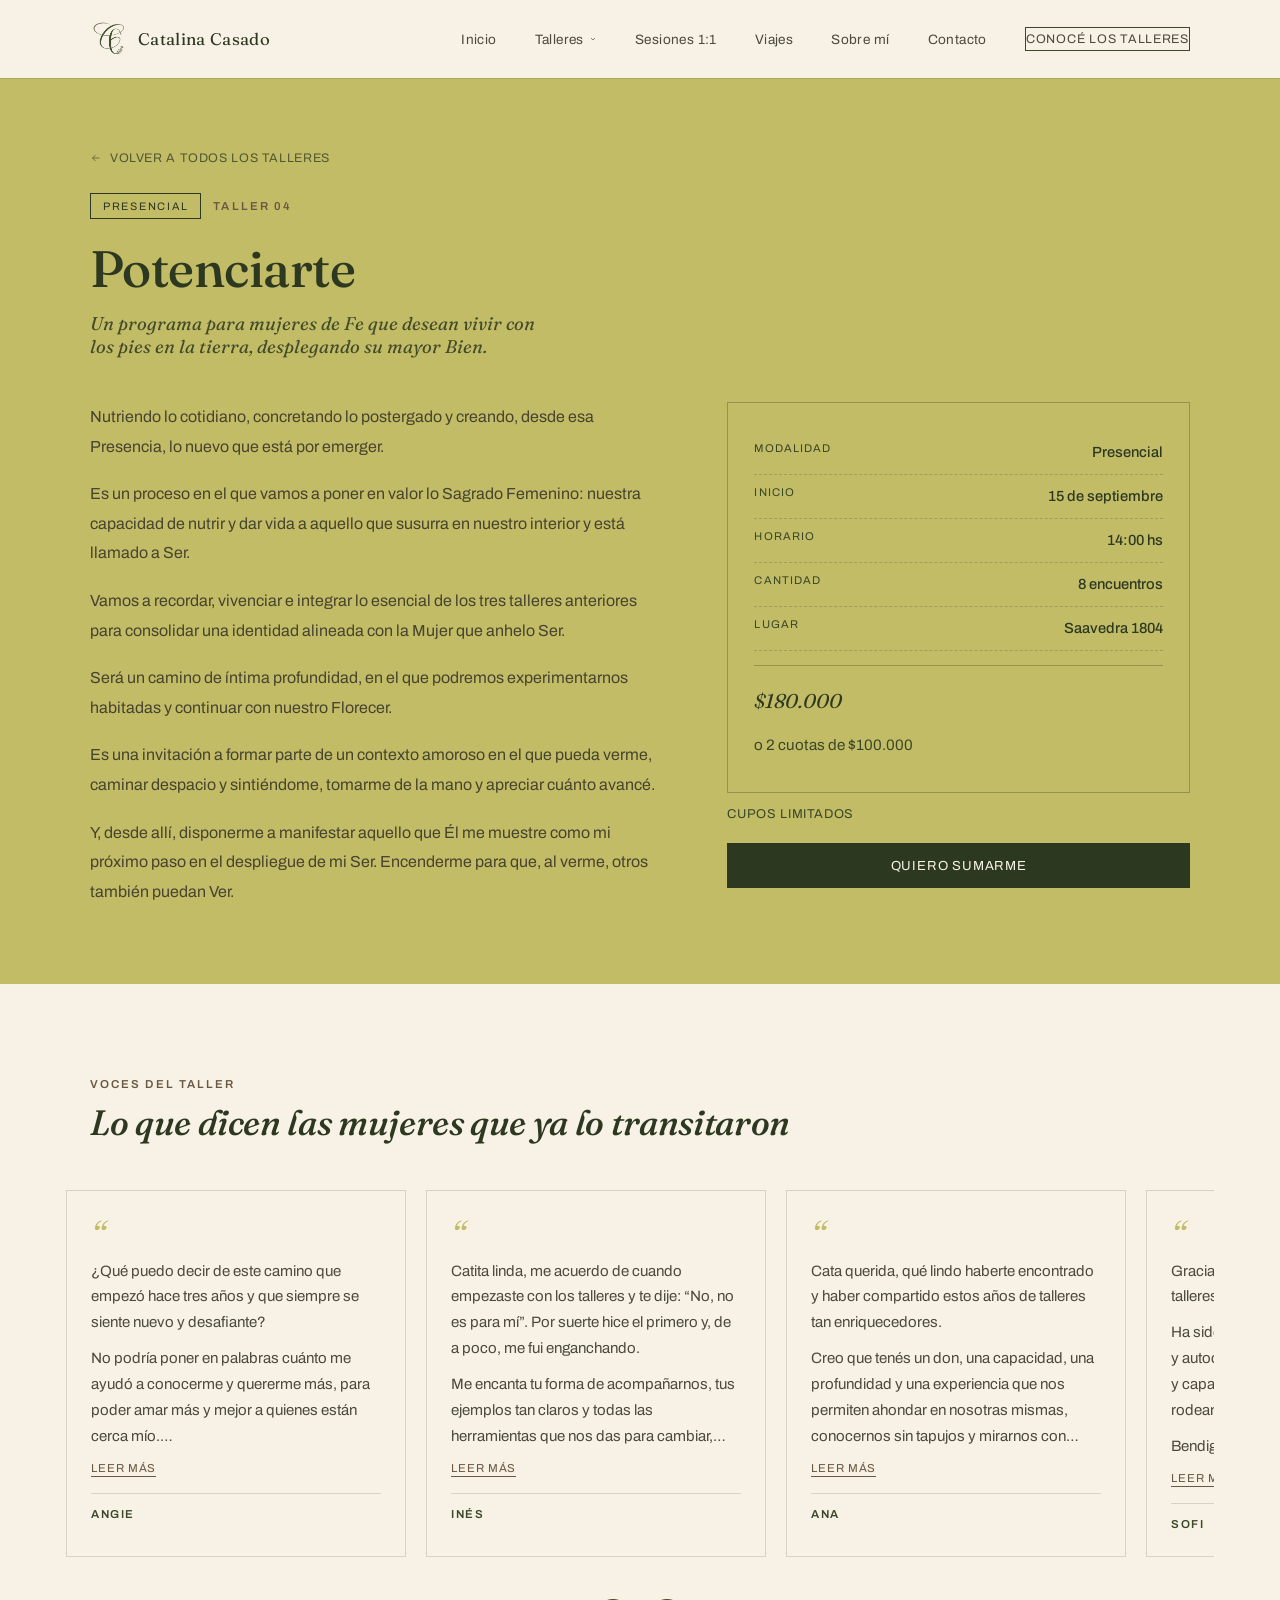
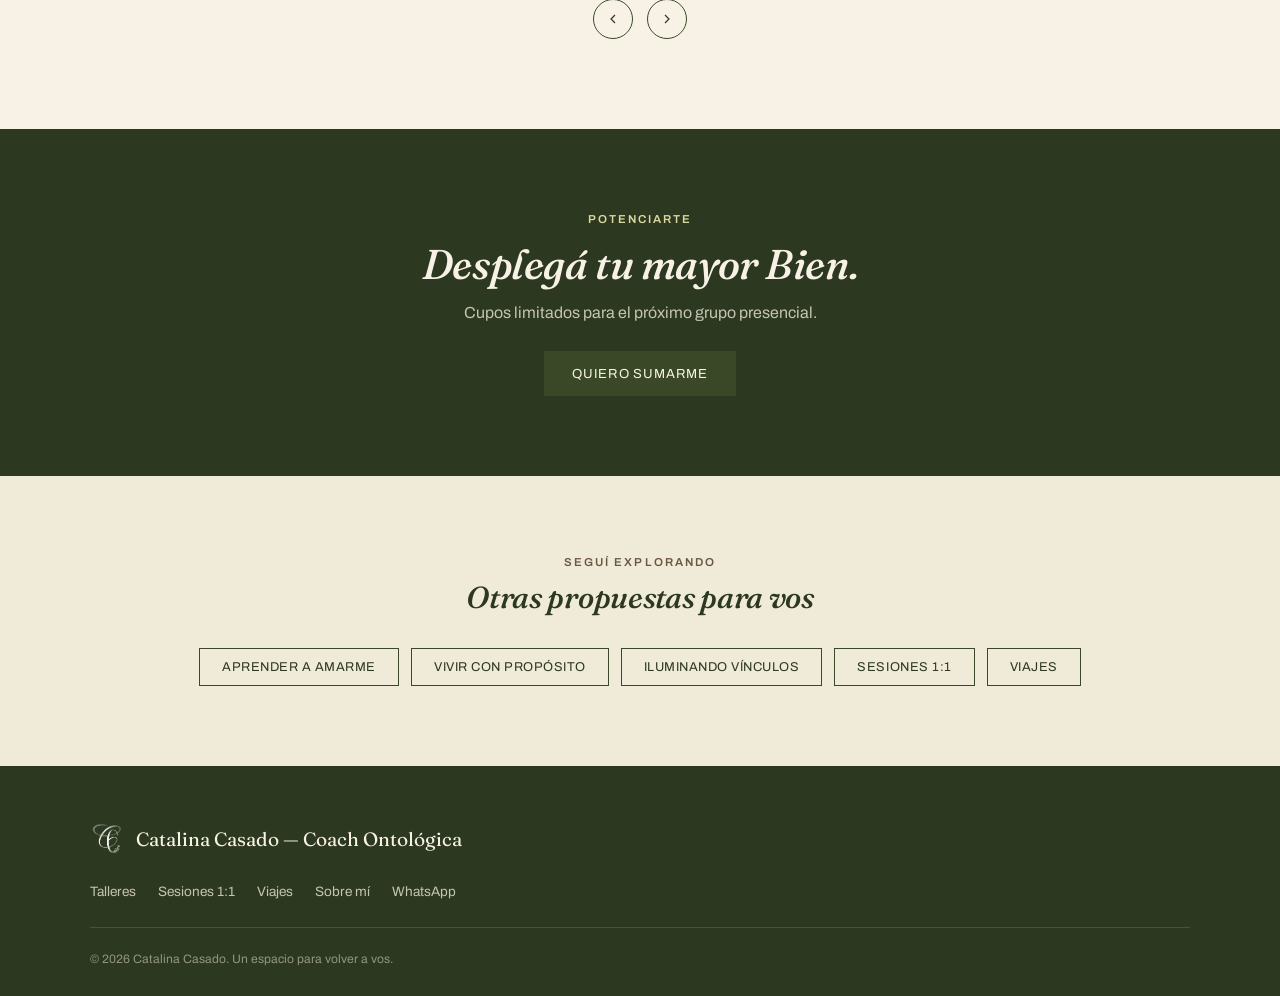
<file: potenciarte.html>
<!DOCTYPE html>
<html lang="es">
<head>
<meta charset="UTF-8">
<meta name="viewport" content="width=device-width, initial-scale=1.0">
<title>Potenciarte — Taller Presencial | Catalina Casado</title>
<meta name="description" content="Programa presencial para mujeres de Fe que desean vivir con los pies en la tierra y desplegar su mayor Bien. 8 encuentros en Saavedra 1804.">
<link rel="preconnect" href="https://fonts.googleapis.com">
<link rel="preconnect" href="https://fonts.gstatic.com" crossorigin>
<link href="https://fonts.googleapis.com/css2?family=Fraunces:ital,opsz,wght@0,9..144,300;0,9..144,400;0,9..144,500;0,9..144,600;1,9..144,400;1,9..144,500&family=Archivo:wght@400;500;600&display=swap" rel="stylesheet">
<link rel="stylesheet" href="styles.css">
</head>
<body>

<!-- ================= HEADER ================= -->
<header id="site-header">
  <div class="wrap">
    <a href="index.html" class="brand">
      <img src="images/logo-dark.png" alt="Catalina Casado">
      Catalina&nbsp;Casado
    </a>
    <nav class="desktop-nav">
      <a href="index.html">Inicio</a>
      <div class="has-dropdown">
        <a href="index.html#elegir">Talleres
          <svg class="caret" viewBox="0 0 24 24" fill="none" stroke="currentColor" stroke-width="2"><path d="M6 9l6 6 6-6"/></svg>
        </a>
        <div class="dropdown-panel">
          <a href="aprender-a-amarme.html">Aprender a AmarMe</a>
          <a href="vivir-con-proposito.html">Vivir con Propósito</a>
          <a href="iluminando-vinculos.html">Iluminando Vínculos</a>
          <a href="potenciarte.html">Potenciarte</a>
        </div>
      </div>
      <a href="sesiones-1-a-1.html">Sesiones 1:1</a>
      <a href="viajes.html">Viajes</a>
      <a href="index.html#sobre-mi">Sobre mí</a>
      <a href="#contacto">Contacto</a>
      <a href="https://wa.link/ipgfh4" target="_blank" rel="noopener" class="cta-ghost">Conocé los talleres</a>
    </nav>
    <button class="burger" id="burger" aria-label="Abrir menú">
      <span></span><span></span><span></span>
    </button>
  </div>
</header>

<div class="mobile-menu" id="mobile-menu">
  <a href="index.html" class="menu-link">Inicio</a>

  <span class="menu-label">Talleres</span>
  <div class="menu-sub">
    <a href="aprender-a-amarme.html">Aprender a AmarMe</a>
    <a href="vivir-con-proposito.html">Vivir con Propósito</a>
    <a href="iluminando-vinculos.html">Iluminando Vínculos</a>
    <a href="potenciarte.html">Potenciarte</a>
  </div>

  <a href="sesiones-1-a-1.html" class="menu-link">Sesiones 1:1</a>
  <a href="viajes.html" class="menu-link">Viajes</a>
  <a href="index.html#sobre-mi" class="menu-link">Sobre mí</a>
  <a href="#contacto" class="menu-link">Contacto</a>
  <a href="https://wa.link/ipgfh4" target="_blank" rel="noopener" class="cta-ghost">Conocé los talleres</a>
</div>

<div id="top"></div>

<!-- ================= HERO DEL TALLER ================= -->
<section class="page-hero taller mustard">
  <div class="wrap">
    <a href="index.html#elegir" class="back-link"><svg viewBox="0 0 24 24" fill="none" stroke="currentColor" stroke-width="1.5"><path d="M5 12h14M13 6l6 6-6 6"/></svg> Volver a todos los talleres</a>
    <div class="taller-head reveal">
      <div class="tag-row">
        <span class="badge">Presencial</span>
        <span class="eyebrow">Taller 04</span>
      </div>
      <h1 class="serif" style="font-size:clamp(2.2rem,6.5vw,3.2rem);font-weight:500;">Potenciarte</h1>
      <p class="subline">Un programa para mujeres de Fe que desean vivir con los pies en la tierra, desplegando su mayor Bien.</p>
    </div>

    <div class="taller-body">
      <div class="taller-left reveal">
        <div class="taller-text">
          <p>Nutriendo lo cotidiano, concretando lo postergado y creando, desde esa Presencia, lo nuevo que está por emerger.</p>
          <p>Es un proceso en el que vamos a poner en valor lo Sagrado Femenino: nuestra capacidad de nutrir y dar vida a aquello que susurra en nuestro interior y está llamado a Ser.</p>
          <p>Vamos a recordar, vivenciar e integrar lo esencial de los tres talleres anteriores para consolidar una identidad alineada con la Mujer que anhelo Ser.</p>
          <p>Será un camino de íntima profundidad, en el que podremos experimentarnos habitadas y continuar con nuestro Florecer.</p>
          <p>Es una invitación a formar parte de un contexto amoroso en el que pueda verme, caminar despacio y sintiéndome, tomarme de la mano y apreciar cuánto avancé.</p>
          <p>Y, desde allí, disponerme a manifestar aquello que Él me muestre como mi próximo paso en el despliegue de mi Ser. Encenderme para que, al verme, otros también puedan Ver.</p>
        </div>
      </div>

      <div class="taller-right reveal">
        <div class="details-card">
          <div class="drow"><span class="dlabel">Modalidad</span><span class="dval">Presencial</span></div>
          <div class="drow"><span class="dlabel">Inicio</span><span class="dval">15 de septiembre</span></div>
          <div class="drow"><span class="dlabel">Horario</span><span class="dval">14:00 hs</span></div>
          <div class="drow"><span class="dlabel">Cantidad</span><span class="dval">8 encuentros</span></div>
          <div class="drow"><span class="dlabel">Lugar</span><span class="dval">Saavedra 1804</span></div>
          <div class="price-line">$180.000<br><span style="font-size:.95rem;font-style:normal;font-family:'Archivo',sans-serif;color:var(--olive-dark);">o 2 cuotas de $100.000</span></div>
        </div>
        <p style="margin-top:14px;font-size:.8rem;letter-spacing:.05em;text-transform:uppercase;color:var(--olive-dark);">Cupos limitados</p>
        <a href="https://wa.link/ipgfh4" target="_blank" rel="noopener" class="btn-primary" style="margin-top:22px;width:100%;justify-content:center;background:var(--olive-darker);">
          Quiero sumarme
        </a>
      </div>
    </div>
  </div>
</section>

<!-- ================= TESTIMONIOS ================= -->
<section class="testimonials on-cream">
  <div class="wrap">
    <div class="testimonials-head reveal">
      <span class="eyebrow">Voces del taller</span>
      <h2>Lo que dicen las mujeres que ya lo transitaron</h2>
    </div>
    <div class="carousel-wrap reveal">
      <div class="carousel">
      <div class="t-card">
        <span class="t-mark">&ldquo;</span>
        <div class="t-quote"><p>¿Qué puedo decir de este camino que empezó hace tres años y que siempre se siente nuevo y desafiante?</p><p style='margin-top:10px;'>No podría poner en palabras cuánto me ayudó a conocerme y quererme más, para poder amar más y mejor a quienes están cerca mío.</p><p style='margin-top:10px;'>Es un camino de reflexión, conocimiento y despliegue gozoso, de la mano de Cata, que con su dulzura, experiencia personal y pedagogía amorosa nos lleva a lo más profundo para registrar, comprender y transformar.</p><p style='margin-top:10px;'>¡Quiero más! Me hace y nos hace mucho bien.</p><p style='margin-top:10px;'>Gracias, Cata, y gracias a todas. Este camino lo hacemos entre todas.</p></div>
        <button class="t-more" hidden>Leer más</button>
        <div class="t-name">ANGIE</div>
      </div>
      <div class="t-card">
        <span class="t-mark">&ldquo;</span>
        <div class="t-quote"><p>Catita linda, me acuerdo de cuando empezaste con los talleres y te dije: “No, no es para mí”. Por suerte hice el primero y, de a poco, me fui enganchando.</p><p style='margin-top:10px;'>Me encanta tu forma de acompañarnos, tus ejemplos tan claros y todas las herramientas que nos das para cambiar, crecer y mejorar la relación con nuestros vínculos, con Dios y conmigo misma.</p><p style='margin-top:10px;'>Además, se formó un grupo de lujo, que ayuda a abrir el corazón y en el que todas estamos en la misma: queriendo siempre mejorar.</p><p style='margin-top:10px;'>Gracias, Cata. Gracias, chicas. Es un placer compartir este camino con ustedes.</p><p style='margin-top:10px;'>¡Vamos por más! Las quiero a todas.</p></div>
        <button class="t-more" hidden>Leer más</button>
        <div class="t-name">INÉS</div>
      </div>
      <div class="t-card">
        <span class="t-mark">&ldquo;</span>
        <div class="t-quote"><p>Cata querida, qué lindo haberte encontrado y haber compartido estos años de talleres tan enriquecedores.</p><p style='margin-top:10px;'>Creo que tenés un don, una capacidad, una profundidad y una experiencia que nos permiten ahondar en nosotras mismas, conocernos sin tapujos y mirarnos con mucha honestidad y sabiduría.</p><p style='margin-top:10px;'>El grupo siempre es maravilloso y cada año nos aporta algo nuevo y superador.</p><p style='margin-top:10px;'>No alcanzan las palabras para plasmar esta experiencia, que siempre supera mis expectativas. Gracias por permitirme profundizar en mí, verme con total honestidad y seguir creciendo en humanidad.</p><p style='margin-top:10px;'>Espero haber podido acercarme, aunque sea un poquito, a todo lo que siento.</p></div>
        <button class="t-more" hidden>Leer más</button>
        <div class="t-name">ANA</div>
      </div>
      <div class="t-card">
        <span class="t-mark">&ldquo;</span>
        <div class="t-quote"><p>Gracias, Cata, por estos cuatro años de talleres compartidos.</p><p style='margin-top:10px;'>Ha sido un camino de mucha introspección y autoconocimiento; de descubrirme amada y capaz de amar más y mejor a quienes me rodean.</p><p style='margin-top:10px;'>Bendigo que te hayas animado a poner tus dones al servicio de los demás con tanta humildad, generosidad, confianza y amorosidad.</p><p style='margin-top:10px;'>Y también me agradezco a mí misma por haberme permitido abrir el corazón, descubrir la belleza que me habita y reconocer tantos dones que permanecían ocultos para mí.</p><p style='margin-top:10px;'>Aprendí que no hay límites cuando uno entra en comunión con esa luz interior que nos habita; cuando acepta su propia fragilidad e integra sus luces y sus sombras; cuando puede hacer memoria agradecida de todo lo bueno y lo difícil que la vida le regaló, porque todo eso también nos hace quienes somos.</p><p style='margin-top:10px;'>Gracias a todas, amigas del alma, con quienes venimos haciendo este camino, por su apertura, sinceridad, confianza y empatía. Cuando compartimos la vida, el corazón se expande y el camino se vuelve mucho más pleno y feliz.</p><p style='margin-top:10px;'>Y gracias a Dios, que fue quien nos reunió e hizo que nuestros caminos se encontraran.</p><p style='margin-top:10px;'>La experiencia del taller grupal me pareció profundamente enriquecedora. ¡Lo recomiendo y queremos más!</p></div>
        <button class="t-more" hidden>Leer más</button>
        <div class="t-name">SOFI</div>
      </div>
      </div>
      <div class="car-controls">
        <button class="car-btn prev" aria-label="Testimonios anteriores"><svg viewBox="0 0 24 24" fill="none" stroke="currentColor" stroke-width="1.8"><path d="M15 18l-6-6 6-6"/></svg></button>
        <button class="car-btn next" aria-label="Testimonios siguientes"><svg viewBox="0 0 24 24" fill="none" stroke="currentColor" stroke-width="1.8"><path d="M9 18l6-6-6-6"/></svg></button>
      </div>
    </div>
  </div>
</section>

<!-- ================= CTA FINAL ================= -->
<section class="page-cta-band">
  <div class="wrap">
    <span class="eyebrow">Potenciarte</span>
    <h2>Desplegá tu mayor Bien.</h2>
    <p>Cupos limitados para el próximo grupo presencial.</p>
    <a href="https://wa.link/ipgfh4" target="_blank" rel="noopener" class="btn-primary">Quiero sumarme</a>
  </div>
</section>

<!-- ================= OTRAS PROPUESTAS ================= -->
<section class="more-props">
  <div class="wrap">
    <span class="eyebrow">Seguí explorando</span>
    <h3>Otras propuestas para vos</h3>
    <div class="prop-links">
      <a class="prop-pill" href="aprender-a-amarme.html">Aprender a AmarMe</a>
      <a class="prop-pill" href="vivir-con-proposito.html">Vivir con Propósito</a>
      <a class="prop-pill" href="iluminando-vinculos.html">Iluminando Vínculos</a>
      <a class="prop-pill" href="sesiones-1-a-1.html">Sesiones 1:1</a>
      <a class="prop-pill" href="viajes.html">Viajes</a>
    </div>
  </div>
</section>

<!-- ================= FOOTER ================= -->
<footer id="contacto">
  <div class="wrap">
    <div class="fbrand">
      <img src="images/logo-white.png" alt="Catalina Casado">
      Catalina Casado — Coach Ontológica
    </div>
    <nav>
      <a href="index.html#elegir">Talleres</a>
      <a href="sesiones-1-a-1.html">Sesiones 1:1</a>
      <a href="viajes.html">Viajes</a>
      <a href="index.html#sobre-mi">Sobre mí</a>
      <a href="https://wa.link/ipgfh4" target="_blank" rel="noopener">WhatsApp</a>
    </nav>
    <div class="bottom">
      <span>© 2026 Catalina Casado. Un espacio para volver a vos.</span>
    </div>
  </div>
</footer>

<!-- ================= WHATSAPP FLOAT ================= -->
<a href="https://wa.link/ipgfh4" target="_blank" rel="noopener" class="wa-float" aria-label="Escribinos por WhatsApp">
  <svg viewBox="0 0 24 24" fill="currentColor"><path d="M12.04 2C6.58 2 2.13 6.45 2.13 11.91c0 1.75.46 3.45 1.32 4.95L2.05 22l5.25-1.38a9.9 9.9 0 0 0 4.74 1.2h.01c5.46 0 9.9-4.45 9.9-9.91 0-2.65-1.03-5.14-2.9-7.01A9.87 9.87 0 0 0 12.04 2zm5.8 14.1c-.24.68-1.4 1.3-1.93 1.36-.5.06-1.1.09-1.78-.11a16.3 16.3 0 0 1-1.6-.6c-2.8-1.2-4.63-4.04-4.77-4.23-.14-.19-1.14-1.52-1.14-2.9 0-1.38.72-2.06.98-2.34.26-.28.56-.35.75-.35.19 0 .38 0 .54.01.18.01.42-.07.65.5.24.58.8 2 .87 2.14.07.14.12.31.02.5-.1.19-.15.31-.3.48-.15.17-.3.37-.44.5-.14.14-.3.29-.13.57.17.28.75 1.24 1.62 2.01 1.11.99 2.05 1.3 2.33 1.44.28.14.45.12.61-.07.17-.19.7-.82.89-1.1.19-.28.38-.23.63-.14.26.1 1.65.78 1.93.92.28.14.47.21.54.33.07.12.07.68-.17 1.36z"/></svg>
</a>

<script src="script.js"></script>
</body>
</html>
</file>
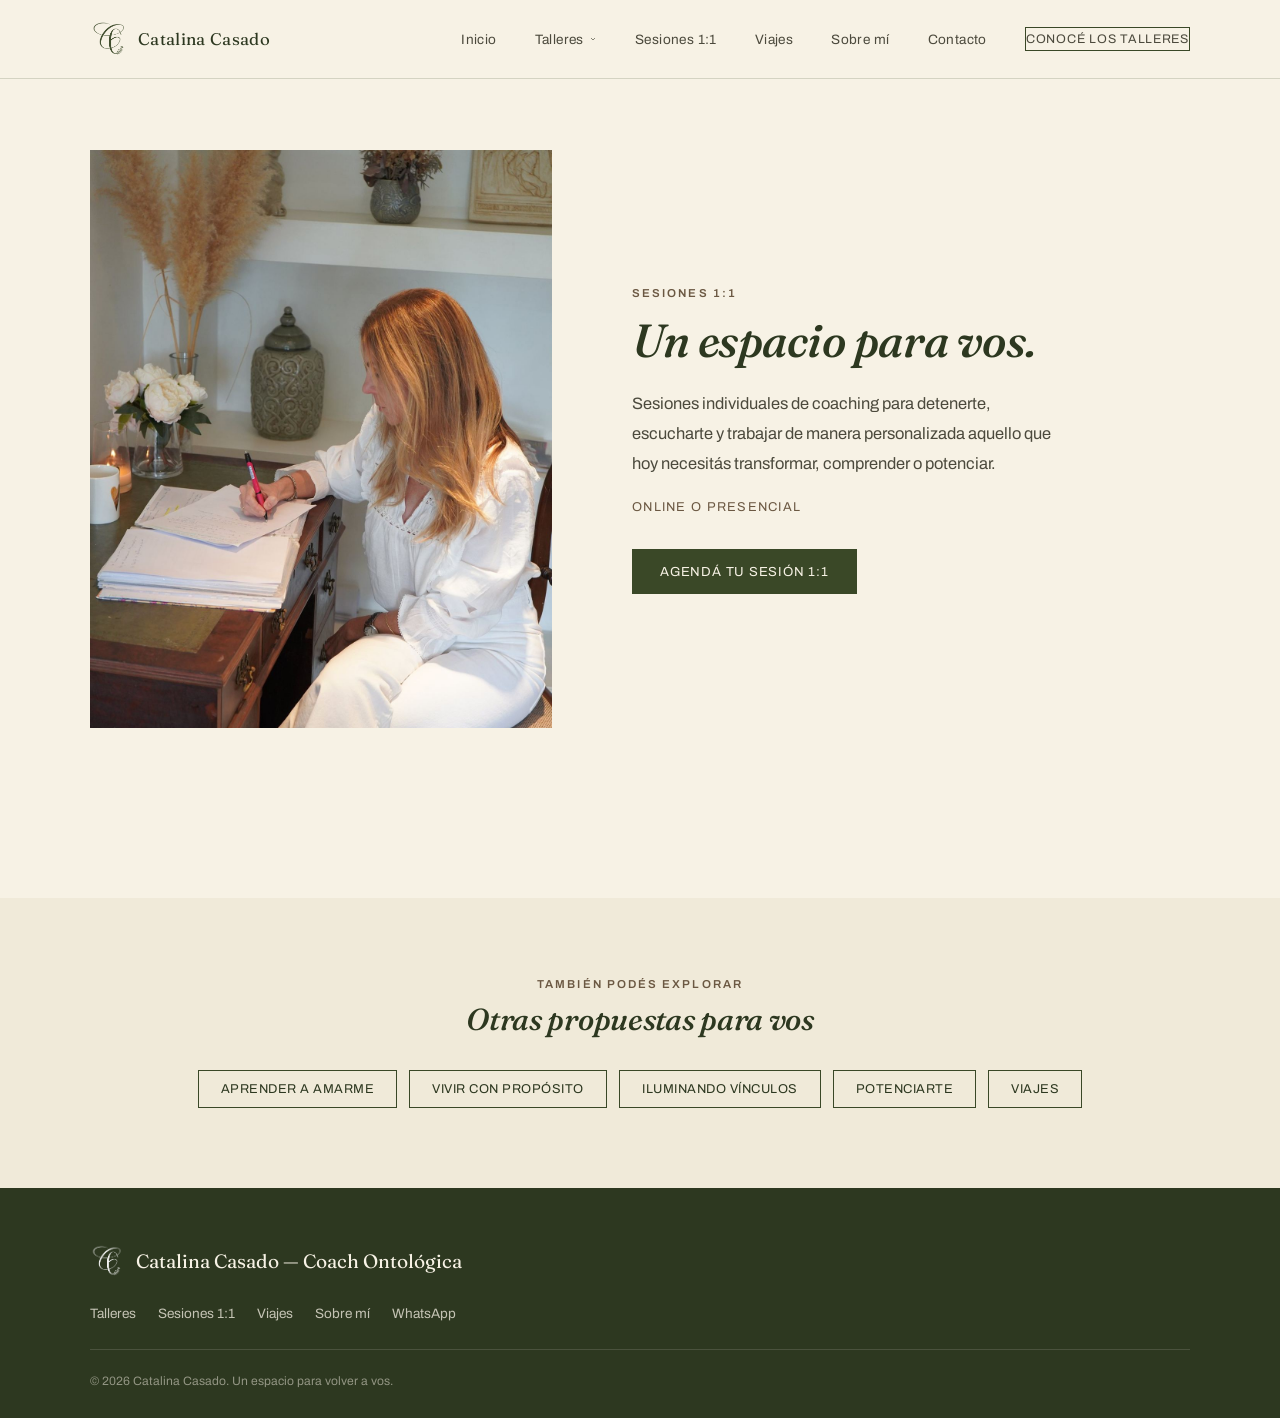
<file: sesiones-1-a-1.html>
<!DOCTYPE html>
<html lang="es">
<head>
<meta charset="UTF-8">
<meta name="viewport" content="width=device-width, initial-scale=1.0">
<title>Sesiones 1:1 de Coaching | Catalina Casado</title>
<meta name="description" content="Sesiones individuales de coaching, online o presencial, para detenerte, escucharte y transformar aquello que hoy necesitás. Agendá por WhatsApp.">
<link rel="preconnect" href="https://fonts.googleapis.com">
<link rel="preconnect" href="https://fonts.gstatic.com" crossorigin>
<link href="https://fonts.googleapis.com/css2?family=Fraunces:ital,opsz,wght@0,9..144,300;0,9..144,400;0,9..144,500;0,9..144,600;1,9..144,400;1,9..144,500&family=Archivo:wght@400;500;600&display=swap" rel="stylesheet">
<link rel="stylesheet" href="styles.css">
</head>
<body>

<!-- ================= HEADER ================= -->
<header id="site-header">
  <div class="wrap">
    <a href="index.html" class="brand">
      <img src="images/logo-dark.png" alt="Catalina Casado">
      Catalina&nbsp;Casado
    </a>
    <nav class="desktop-nav">
      <a href="index.html">Inicio</a>
      <div class="has-dropdown">
        <a href="index.html#elegir">Talleres
          <svg class="caret" viewBox="0 0 24 24" fill="none" stroke="currentColor" stroke-width="2"><path d="M6 9l6 6 6-6"/></svg>
        </a>
        <div class="dropdown-panel">
          <a href="aprender-a-amarme.html">Aprender a AmarMe</a>
          <a href="vivir-con-proposito.html">Vivir con Propósito</a>
          <a href="iluminando-vinculos.html">Iluminando Vínculos</a>
          <a href="potenciarte.html">Potenciarte</a>
        </div>
      </div>
      <a href="sesiones-1-a-1.html">Sesiones 1:1</a>
      <a href="viajes.html">Viajes</a>
      <a href="index.html#sobre-mi">Sobre mí</a>
      <a href="#contacto">Contacto</a>
      <a href="https://wa.link/ipgfh4" target="_blank" rel="noopener" class="cta-ghost">Conocé los talleres</a>
    </nav>
    <button class="burger" id="burger" aria-label="Abrir menú">
      <span></span><span></span><span></span>
    </button>
  </div>
</header>

<div class="mobile-menu" id="mobile-menu">
  <a href="index.html" class="menu-link">Inicio</a>

  <span class="menu-label">Talleres</span>
  <div class="menu-sub">
    <a href="aprender-a-amarme.html">Aprender a AmarMe</a>
    <a href="vivir-con-proposito.html">Vivir con Propósito</a>
    <a href="iluminando-vinculos.html">Iluminando Vínculos</a>
    <a href="potenciarte.html">Potenciarte</a>
  </div>

  <a href="sesiones-1-a-1.html" class="menu-link">Sesiones 1:1</a>
  <a href="viajes.html" class="menu-link">Viajes</a>
  <a href="index.html#sobre-mi" class="menu-link">Sobre mí</a>
  <a href="#contacto" class="menu-link">Contacto</a>
  <a href="https://wa.link/ipgfh4" target="_blank" rel="noopener" class="cta-ghost">Conocé los talleres</a>
</div>

<div id="top"></div>

<!-- ================= HERO SESIONES ================= -->
<section class="sesiones-hero">
  <div class="wrap grid">
    <div class="sesiones-img reveal">
      <img src="images/retrato-escribiendo.jpg" alt="Catalina Casado, sesiones de coaching 1:1">
    </div>
    <div class="sesiones-copy reveal">
      <span class="eyebrow">Sesiones 1:1</span>
      <h1>Un espacio para vos.</h1>
      <p>Sesiones individuales de coaching para detenerte, escucharte y trabajar de manera personalizada aquello que hoy necesitás transformar, comprender o potenciar.</p>
      <p class="modality-line">Online o presencial</p>
      <a href="https://wa.link/ipgfh4" target="_blank" rel="noopener" class="btn-primary">Agendá tu sesión 1:1</a>
    </div>
  </div>
</section>

<div class="sesiones-bottom"></div>

<!-- ================= OTRAS PROPUESTAS ================= -->
<section class="more-props">
  <div class="wrap">
    <span class="eyebrow">También podés explorar</span>
    <h3>Otras propuestas para vos</h3>
    <div class="prop-links">
      <a class="prop-pill" href="aprender-a-amarme.html">Aprender a AmarMe</a>
      <a class="prop-pill" href="vivir-con-proposito.html">Vivir con Propósito</a>
      <a class="prop-pill" href="iluminando-vinculos.html">Iluminando Vínculos</a>
      <a class="prop-pill" href="potenciarte.html">Potenciarte</a>
      <a class="prop-pill" href="viajes.html">Viajes</a>
    </div>
  </div>
</section>

<!-- ================= FOOTER ================= -->
<footer id="contacto">
  <div class="wrap">
    <div class="fbrand">
      <img src="images/logo-white.png" alt="Catalina Casado">
      Catalina Casado — Coach Ontológica
    </div>
    <nav>
      <a href="index.html#elegir">Talleres</a>
      <a href="sesiones-1-a-1.html">Sesiones 1:1</a>
      <a href="viajes.html">Viajes</a>
      <a href="index.html#sobre-mi">Sobre mí</a>
      <a href="https://wa.link/ipgfh4" target="_blank" rel="noopener">WhatsApp</a>
    </nav>
    <div class="bottom">
      <span>© 2026 Catalina Casado. Un espacio para volver a vos.</span>
    </div>
  </div>
</footer>

<!-- ================= WHATSAPP FLOAT ================= -->
<a href="https://wa.link/ipgfh4" target="_blank" rel="noopener" class="wa-float" aria-label="Escribinos por WhatsApp">
  <svg viewBox="0 0 24 24" fill="currentColor"><path d="M12.04 2C6.58 2 2.13 6.45 2.13 11.91c0 1.75.46 3.45 1.32 4.95L2.05 22l5.25-1.38a9.9 9.9 0 0 0 4.74 1.2h.01c5.46 0 9.9-4.45 9.9-9.91 0-2.65-1.03-5.14-2.9-7.01A9.87 9.87 0 0 0 12.04 2zm5.8 14.1c-.24.68-1.4 1.3-1.93 1.36-.5.06-1.1.09-1.78-.11a16.3 16.3 0 0 1-1.6-.6c-2.8-1.2-4.63-4.04-4.77-4.23-.14-.19-1.14-1.52-1.14-2.9 0-1.38.72-2.06.98-2.34.26-.28.56-.35.75-.35.19 0 .38 0 .54.01.18.01.42-.07.65.5.24.58.8 2 .87 2.14.07.14.12.31.02.5-.1.19-.15.31-.3.48-.15.17-.3.37-.44.5-.14.14-.3.29-.13.57.17.28.75 1.24 1.62 2.01 1.11.99 2.05 1.3 2.33 1.44.28.14.45.12.61-.07.17-.19.7-.82.89-1.1.19-.28.38-.23.63-.14.26.1 1.65.78 1.93.92.28.14.47.21.54.33.07.12.07.68-.17 1.36z"/></svg>
</a>

<script src="script.js"></script>
</body>
</html>
</file>
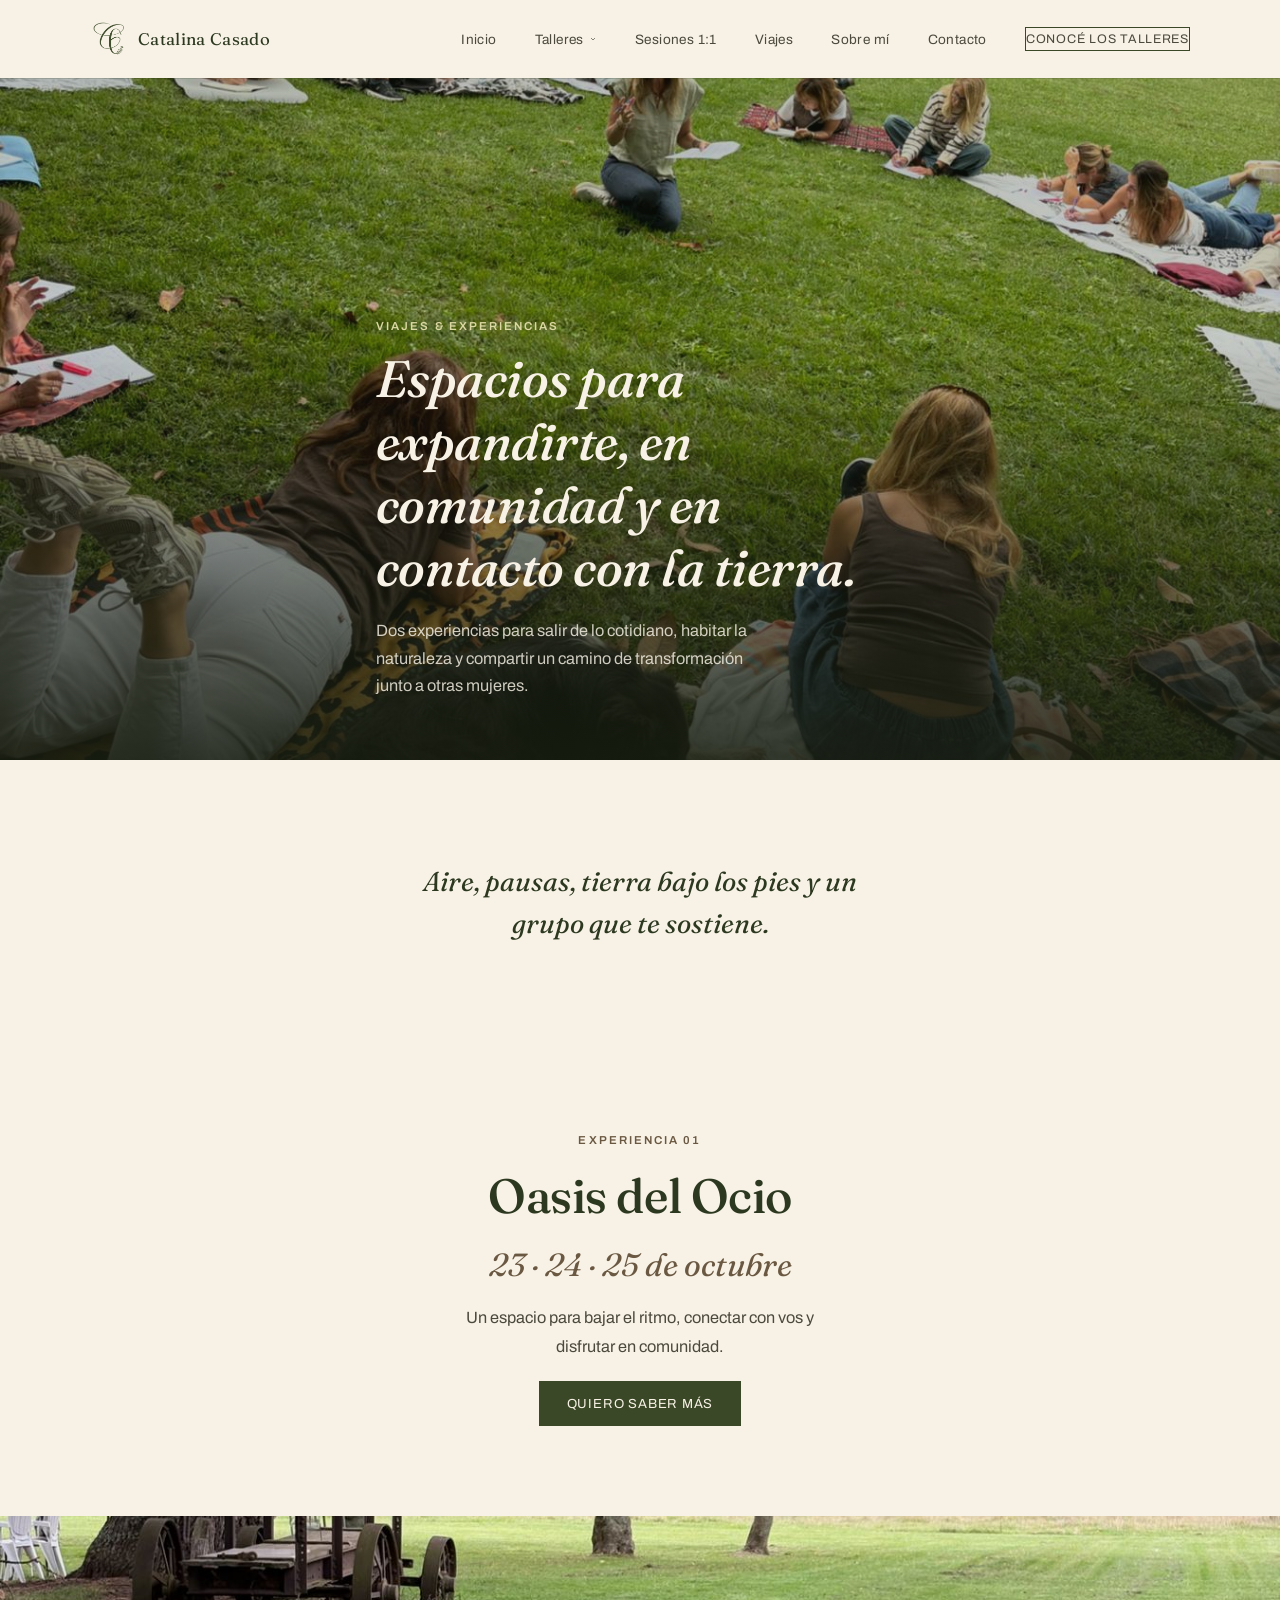
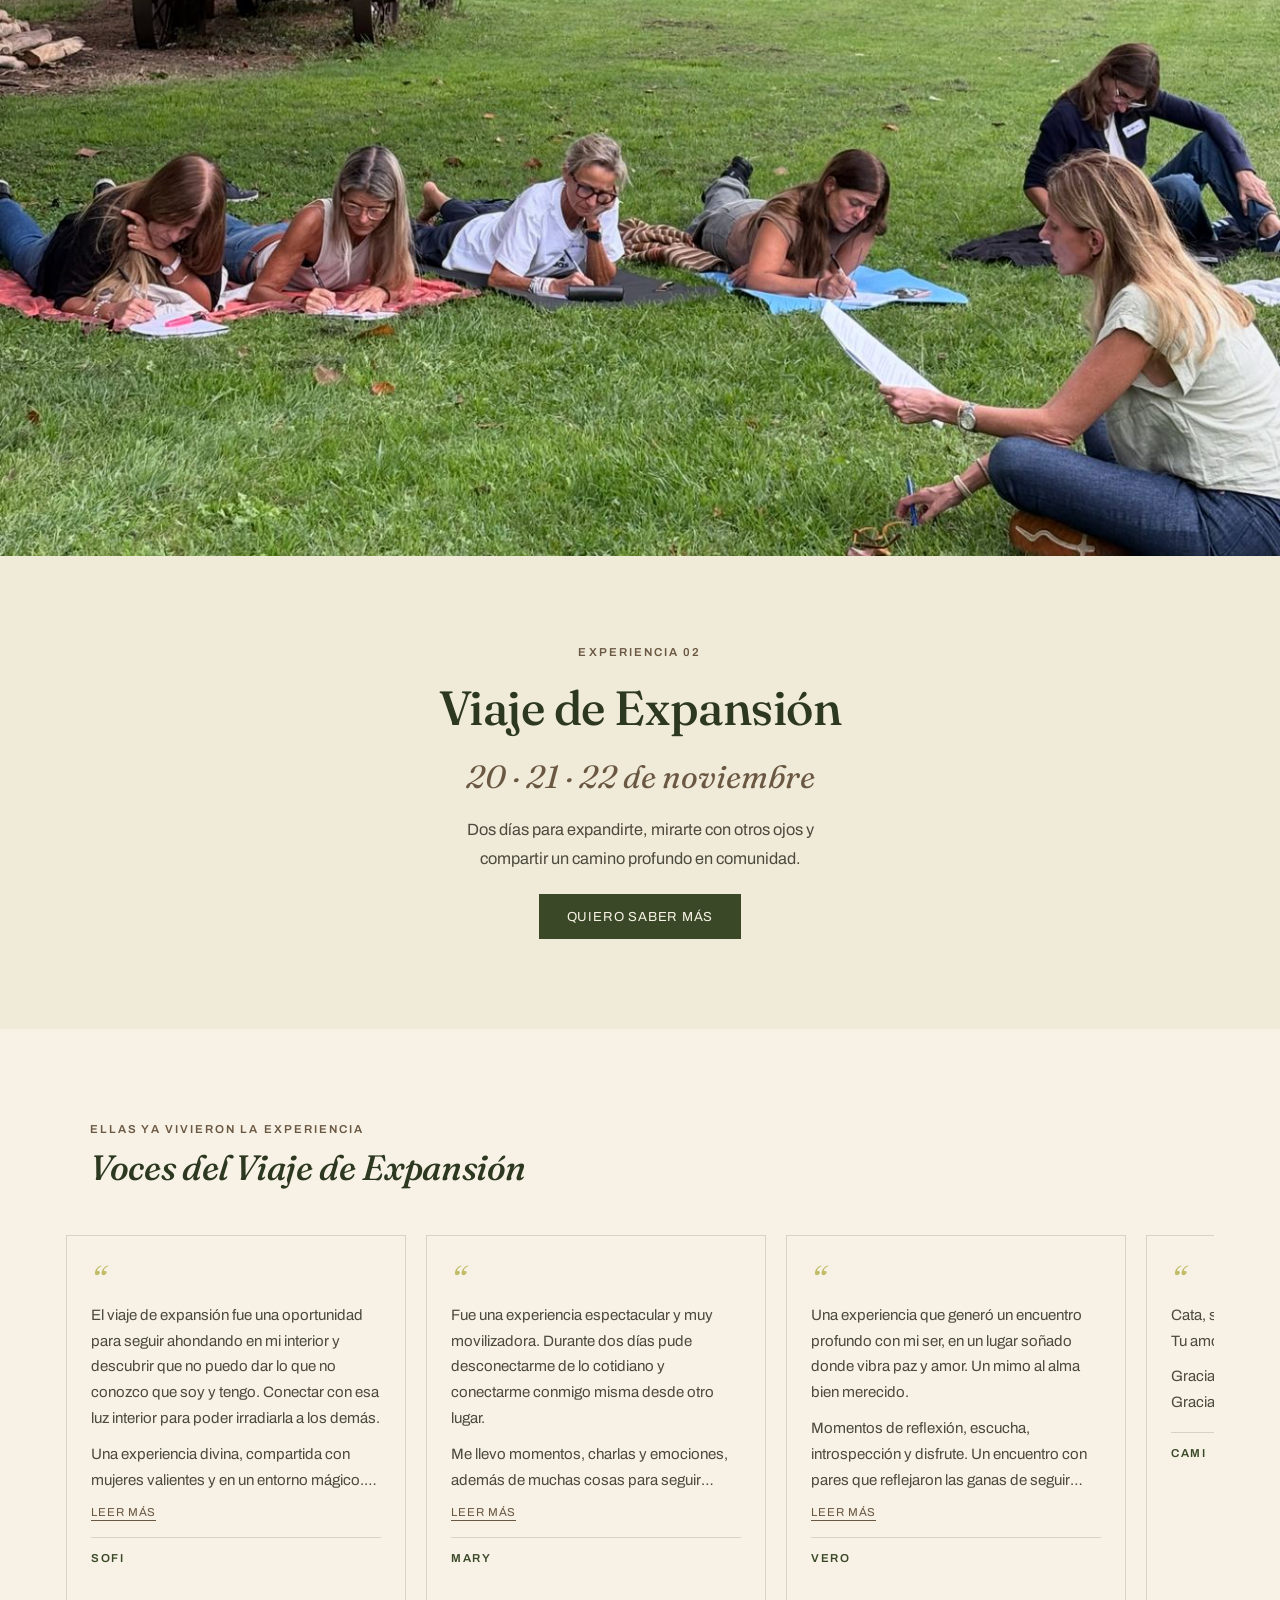
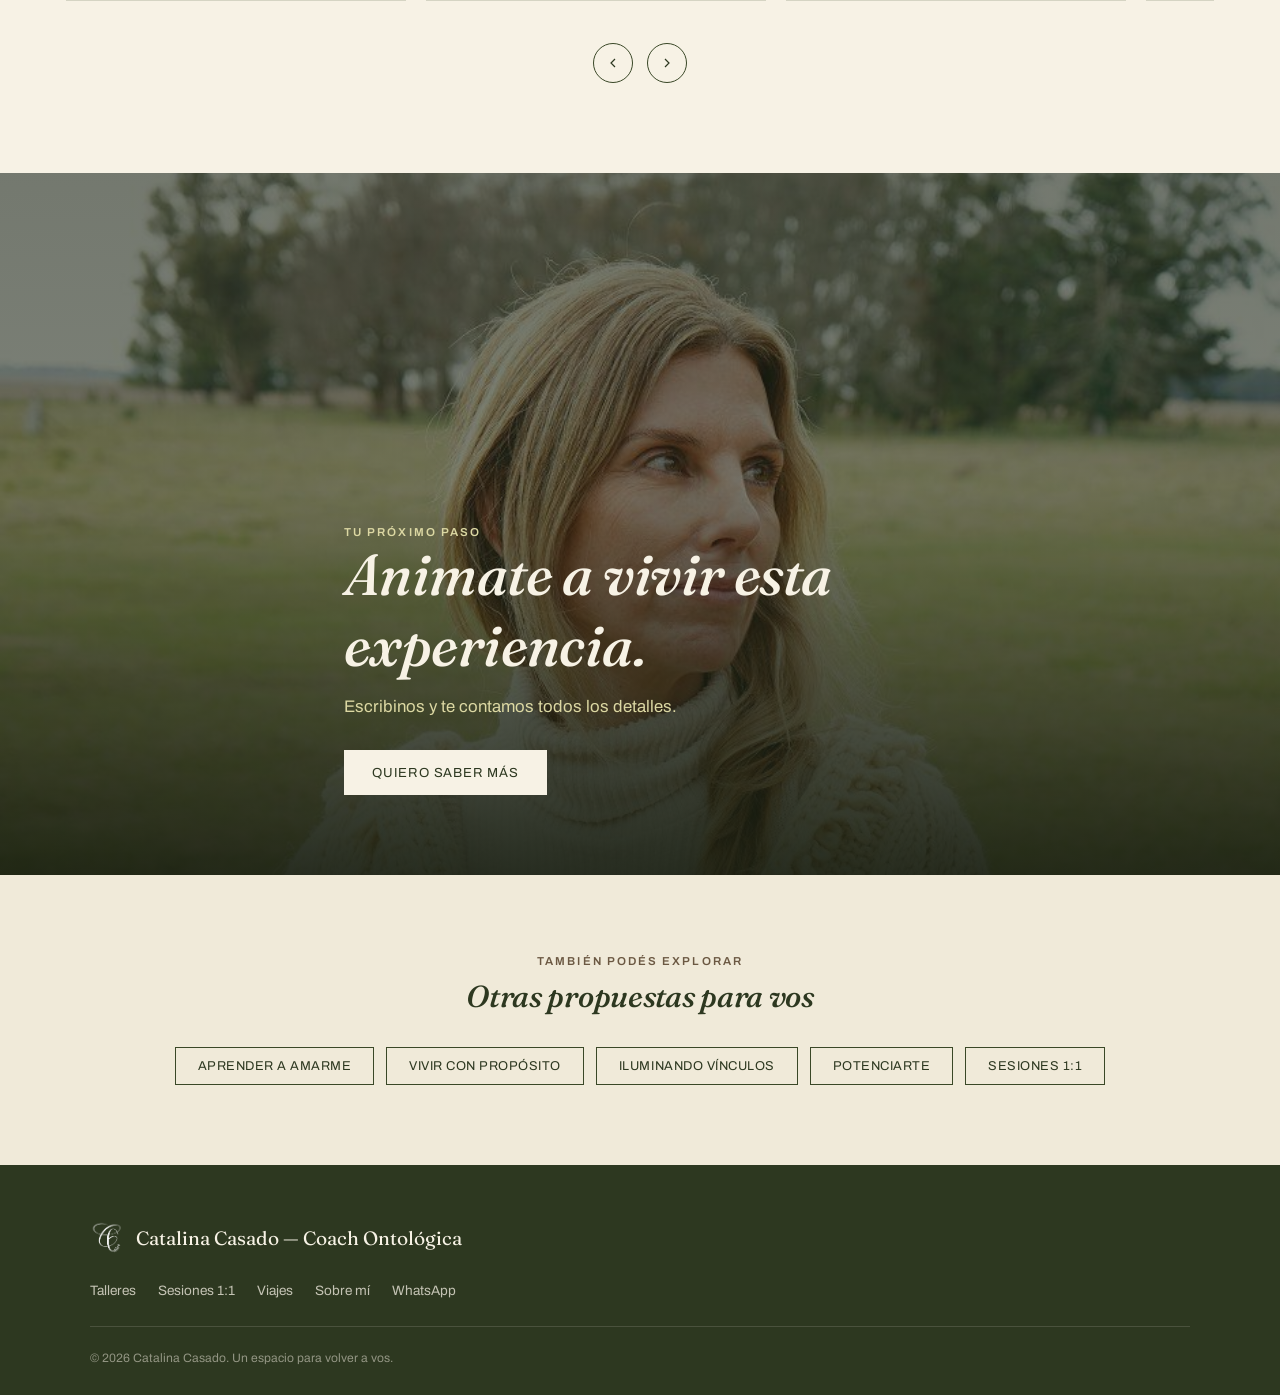
<file: viajes.html>
<!DOCTYPE html>
<html lang="es">
<head>
<meta charset="UTF-8">
<meta name="viewport" content="width=device-width, initial-scale=1.0">
<title>Viajes & Experiencias | Catalina Casado</title>
<meta name="description" content="Oasis del Ocio (23, 24 y 25 de octubre) y Viaje de Expansión (20, 21 y 22 de noviembre): experiencias grupales en la naturaleza para expandirte y conectar con vos.">
<link rel="preconnect" href="https://fonts.googleapis.com">
<link rel="preconnect" href="https://fonts.gstatic.com" crossorigin>
<link href="https://fonts.googleapis.com/css2?family=Fraunces:ital,opsz,wght@0,9..144,300;0,9..144,400;0,9..144,500;0,9..144,600;1,9..144,400;1,9..144,500&family=Archivo:wght@400;500;600&display=swap" rel="stylesheet">
<link rel="stylesheet" href="styles.css">
</head>
<body>

<!-- ================= HEADER ================= -->
<header id="site-header">
  <div class="wrap">
    <a href="index.html" class="brand">
      <img src="images/logo-dark.png" alt="Catalina Casado">
      Catalina&nbsp;Casado
    </a>
    <nav class="desktop-nav">
      <a href="index.html">Inicio</a>
      <div class="has-dropdown">
        <a href="index.html#elegir">Talleres
          <svg class="caret" viewBox="0 0 24 24" fill="none" stroke="currentColor" stroke-width="2"><path d="M6 9l6 6 6-6"/></svg>
        </a>
        <div class="dropdown-panel">
          <a href="aprender-a-amarme.html">Aprender a AmarMe</a>
          <a href="vivir-con-proposito.html">Vivir con Propósito</a>
          <a href="iluminando-vinculos.html">Iluminando Vínculos</a>
          <a href="potenciarte.html">Potenciarte</a>
        </div>
      </div>
      <a href="sesiones-1-a-1.html">Sesiones 1:1</a>
      <a href="viajes.html">Viajes</a>
      <a href="index.html#sobre-mi">Sobre mí</a>
      <a href="#contacto">Contacto</a>
      <a href="https://wa.link/ipgfh4" target="_blank" rel="noopener" class="cta-ghost">Conocé los talleres</a>
    </nav>
    <button class="burger" id="burger" aria-label="Abrir menú">
      <span></span><span></span><span></span>
    </button>
  </div>
</header>

<div class="mobile-menu" id="mobile-menu">
  <a href="index.html" class="menu-link">Inicio</a>

  <span class="menu-label">Talleres</span>
  <div class="menu-sub">
    <a href="aprender-a-amarme.html">Aprender a AmarMe</a>
    <a href="vivir-con-proposito.html">Vivir con Propósito</a>
    <a href="iluminando-vinculos.html">Iluminando Vínculos</a>
    <a href="potenciarte.html">Potenciarte</a>
  </div>

  <a href="sesiones-1-a-1.html" class="menu-link">Sesiones 1:1</a>
  <a href="viajes.html" class="menu-link">Viajes</a>
  <a href="index.html#sobre-mi" class="menu-link">Sobre mí</a>
  <a href="#contacto" class="menu-link">Contacto</a>
  <a href="https://wa.link/ipgfh4" target="_blank" rel="noopener" class="cta-ghost">Conocé los talleres</a>
</div>

<div id="top"></div>

<!-- ================= HERO VIAJES ================= -->
<section class="viaje-hero">
  <img src="images/viaje-01.jpg" alt="Catalina Casado guiando una actividad al aire libre con un grupo de mujeres">
  <div class="wrap">
    <span class="eyebrow">Viajes &amp; Experiencias</span>
    <h1>Espacios para expandirte, en comunidad y en contacto con la tierra.</h1>
    <p>Dos experiencias para salir de lo cotidiano, habitar la naturaleza y compartir un camino de transformación junto a otras mujeres.</p>
  </div>
</section>

<!-- ================= RESPIRO EDITORIAL ================= -->
<section class="viaje-breath">
  <div class="wrap">
    <p class="reveal">Aire, pausas, tierra bajo los pies y un grupo que te sostiene.</p>
  </div>
</section>

<!-- ================= OASIS DEL OCIO ================= -->
<section class="viaje-experience">
  <div class="wrap">
    <span class="eyebrow reveal">Experiencia 01</span>
    <h2 class="reveal">Oasis del Ocio</h2>
    <p class="dates reveal">23 · 24 · 25 de octubre</p>
    <p class="lead reveal">Un espacio para bajar el ritmo, conectar con vos y disfrutar en comunidad.</p>
    <a href="https://wa.link/ipgfh4" target="_blank" rel="noopener" class="btn-primary reveal">Quiero saber más</a>
  </div>
</section>

<div class="viaje-photo-band">
  <img src="images/viaje-02.jpg" alt="Catalina Casado sentada en el pasto guiando una actividad grupal">
</div>

<!-- ================= VIAJE DE EXPANSIÓN ================= -->
<section class="viaje-experience alt">
  <div class="wrap">
    <span class="eyebrow reveal">Experiencia 02</span>
    <h2 class="reveal">Viaje de Expansión</h2>
    <p class="dates reveal">20 · 21 · 22 de noviembre</p>
    <p class="lead reveal">Dos días para expandirte, mirarte con otros ojos y compartir un camino profundo en comunidad.</p>
    <a href="https://wa.link/ipgfh4" target="_blank" rel="noopener" class="btn-primary reveal">Quiero saber más</a>
  </div>
</section>

<!-- ================= TESTIMONIOS ================= -->
<section class="testimonials on-cream">
  <div class="wrap">
    <div class="testimonials-head reveal">
      <span class="eyebrow">Ellas ya vivieron la experiencia</span>
      <h2>Voces del Viaje de Expansión</h2>
    </div>
    <div class="carousel-wrap reveal">
      <div class="carousel">
      <div class="t-card">
        <span class="t-mark">&ldquo;</span>
        <div class="t-quote"><p>El viaje de expansión fue una oportunidad para seguir ahondando en mi interior y descubrir que no puedo dar lo que no conozco que soy y tengo. Conectar con esa luz interior para poder irradiarla a los demás.</p><p style='margin-top:10px;'>Una experiencia divina, compartida con mujeres valientes y en un entorno mágico.</p><p style='margin-top:10px;'>Un verdadero “spa para el alma”.</p></div>
        <button class="t-more" hidden>Leer más</button>
        <div class="t-name">SOFI</div>
      </div>
      <div class="t-card">
        <span class="t-mark">&ldquo;</span>
        <div class="t-quote"><p>Fue una experiencia espectacular y muy movilizadora. Durante dos días pude desconectarme de lo cotidiano y conectarme conmigo misma desde otro lugar.</p><p style='margin-top:10px;'>Me llevo momentos, charlas y emociones, además de muchas cosas para seguir pensando y descubriendo. Sentí que pude mirarme de otra manera, abrirme a nuevas posibilidades y disfrutar del proceso.</p><p style='margin-top:10px;'>Lo más valioso fue haberme regalado ese tiempo para mí, y más aún en ese paraíso. Compartirlo con personas increíbles hizo que todo fuera aún más enriquecedor.</p><p style='margin-top:10px;'>Gracias por crear este espacio y acompañarnos con tanta dedicación y amor. Me llevo mucho más de lo que imaginaba.</p></div>
        <button class="t-more" hidden>Leer más</button>
        <div class="t-name">MARY</div>
      </div>
      <div class="t-card">
        <span class="t-mark">&ldquo;</span>
        <div class="t-quote"><p>Una experiencia que generó un encuentro profundo con mi ser, en un lugar soñado donde vibra paz y amor. Un mimo al alma bien merecido.</p><p style='margin-top:10px;'>Momentos de reflexión, escucha, introspección y disfrute. Un encuentro con pares que reflejaron las ganas de seguir trabajando en uno para crecer y transformar lo que nos pesa.</p><p style='margin-top:10px;'>¡Quiero otro!</p></div>
        <button class="t-more" hidden>Leer más</button>
        <div class="t-name">VERO</div>
      </div>
      <div class="t-card">
        <span class="t-mark">&ldquo;</span>
        <div class="t-quote"><p>Cata, solo agradecer. El finde fue tan lindo. Tu amor a lo que nos diste fue inolvidable.</p><p style='margin-top:10px;'>Gracias por tu paciencia y escucha. Gracias, gracias, gracias.</p></div>
        <button class="t-more" hidden>Leer más</button>
        <div class="t-name">CAMI</div>
      </div>
      <div class="t-card">
        <span class="t-mark">&ldquo;</span>
        <div class="t-quote"><p>Para mí, este viaje de expansión fue una experiencia hermosa y especial.</p><p style='margin-top:10px;'>Fueron dos días para parar, escucharnos, compartir nuestras historias, nuestras alegrías y también nuestras tristezas.</p><p style='margin-top:10px;'>Entre charlas, oración, yoga, los caballos, las risas y muchas lágrimas, fuimos conectando desde un lugar muy genuino. Me encantó ver cómo, sin conocernos tanto, se formó un grupo lleno de cariño, confianza y mucha camaradería.</p><p style='margin-top:10px;'>Me quedo con muchísimo de lo aprendido, con cada historia compartida, con los abrazos, las risas, el fuego de la noche y, sobre todo, con la sensación de que nunca estamos solas en lo que nos toca vivir.</p><p style='margin-top:10px;'>Fue un verdadero regalo y una experiencia que me llevo en el corazón.</p></div>
        <button class="t-more" hidden>Leer más</button>
        <div class="t-name">MARIAN</div>
      </div>
      <div class="t-card">
        <span class="t-mark">&ldquo;</span>
        <div class="t-quote"><p>Es difícil resumir en unas palabras dos días de tanta intensidad. Llegué cargada, acelerada, buscando aprender a soltar el control y entender algunos de mis miedos. Me fui mucho más liviana, con una nueva manera de mirar y transitar la vida.</p><p style='margin-top:10px;'>Y mucho tuvo que ver Cata: su calidez, su preparación, su forma de escuchar y esa capacidad tan especial de encontrar las palabras justas en el momento justo. Me sentí profundamente acompañada.</p><p style='margin-top:10px;'>El encuentro con mujeres de distintas generaciones e historias, el lugar y el amor puesto en cada detalle hicieron que todo fuera todavía más especial.</p><p style='margin-top:10px;'>Hoy solo deseo no perder a esa persona que se fue de ese lugar. Volver a encontrarla cada vez que la vida me haga olvidar un poco de todo lo que aprendí ahí.</p></div>
        <button class="t-more" hidden>Leer más</button>
        <div class="t-name">RO</div>
      </div>
      </div>
      <div class="car-controls">
        <button class="car-btn prev" aria-label="Testimonios anteriores"><svg viewBox="0 0 24 24" fill="none" stroke="currentColor" stroke-width="1.8"><path d="M15 18l-6-6 6-6"/></svg></button>
        <button class="car-btn next" aria-label="Testimonios siguientes"><svg viewBox="0 0 24 24" fill="none" stroke="currentColor" stroke-width="1.8"><path d="M9 18l6-6-6-6"/></svg></button>
      </div>
    </div>
  </div>
</section>

<!-- ================= CTA FINAL ================= -->
<section class="final">
  <img src="images/retrato-perfil-campo.jpg" alt="Catalina Casado">
  <div class="wrap reveal">
    <span class="eyebrow" style="color:var(--mustard-soft);">Tu próximo paso</span>
    <h2>Animate a vivir esta experiencia.</h2>
    <p>Escribinos y te contamos todos los detalles.</p>
    <a href="https://wa.link/ipgfh4" target="_blank" rel="noopener" class="btn-primary">
      Quiero saber más
    </a>
  </div>
</section>

<!-- ================= OTRAS PROPUESTAS ================= -->
<section class="more-props">
  <div class="wrap">
    <span class="eyebrow">También podés explorar</span>
    <h3>Otras propuestas para vos</h3>
    <div class="prop-links">
      <a class="prop-pill" href="aprender-a-amarme.html">Aprender a AmarMe</a>
      <a class="prop-pill" href="vivir-con-proposito.html">Vivir con Propósito</a>
      <a class="prop-pill" href="iluminando-vinculos.html">Iluminando Vínculos</a>
      <a class="prop-pill" href="potenciarte.html">Potenciarte</a>
      <a class="prop-pill" href="sesiones-1-a-1.html">Sesiones 1:1</a>
    </div>
  </div>
</section>

<!-- ================= FOOTER ================= -->
<footer id="contacto">
  <div class="wrap">
    <div class="fbrand">
      <img src="images/logo-white.png" alt="Catalina Casado">
      Catalina Casado — Coach Ontológica
    </div>
    <nav>
      <a href="index.html#elegir">Talleres</a>
      <a href="sesiones-1-a-1.html">Sesiones 1:1</a>
      <a href="viajes.html">Viajes</a>
      <a href="index.html#sobre-mi">Sobre mí</a>
      <a href="https://wa.link/ipgfh4" target="_blank" rel="noopener">WhatsApp</a>
    </nav>
    <div class="bottom">
      <span>© 2026 Catalina Casado. Un espacio para volver a vos.</span>
    </div>
  </div>
</footer>

<!-- ================= WHATSAPP FLOAT ================= -->
<a href="https://wa.link/ipgfh4" target="_blank" rel="noopener" class="wa-float" aria-label="Escribinos por WhatsApp">
  <svg viewBox="0 0 24 24" fill="currentColor"><path d="M12.04 2C6.58 2 2.13 6.45 2.13 11.91c0 1.75.46 3.45 1.32 4.95L2.05 22l5.25-1.38a9.9 9.9 0 0 0 4.74 1.2h.01c5.46 0 9.9-4.45 9.9-9.91 0-2.65-1.03-5.14-2.9-7.01A9.87 9.87 0 0 0 12.04 2zm5.8 14.1c-.24.68-1.4 1.3-1.93 1.36-.5.06-1.1.09-1.78-.11a16.3 16.3 0 0 1-1.6-.6c-2.8-1.2-4.63-4.04-4.77-4.23-.14-.19-1.14-1.52-1.14-2.9 0-1.38.72-2.06.98-2.34.26-.28.56-.35.75-.35.19 0 .38 0 .54.01.18.01.42-.07.65.5.24.58.8 2 .87 2.14.07.14.12.31.02.5-.1.19-.15.31-.3.48-.15.17-.3.37-.44.5-.14.14-.3.29-.13.57.17.28.75 1.24 1.62 2.01 1.11.99 2.05 1.3 2.33 1.44.28.14.45.12.61-.07.17-.19.7-.82.89-1.1.19-.28.38-.23.63-.14.26.1 1.65.78 1.93.92.28.14.47.21.54.33.07.12.07.68-.17 1.36z"/></svg>
</a>

<script src="script.js"></script>
</body>
</html>
</file>
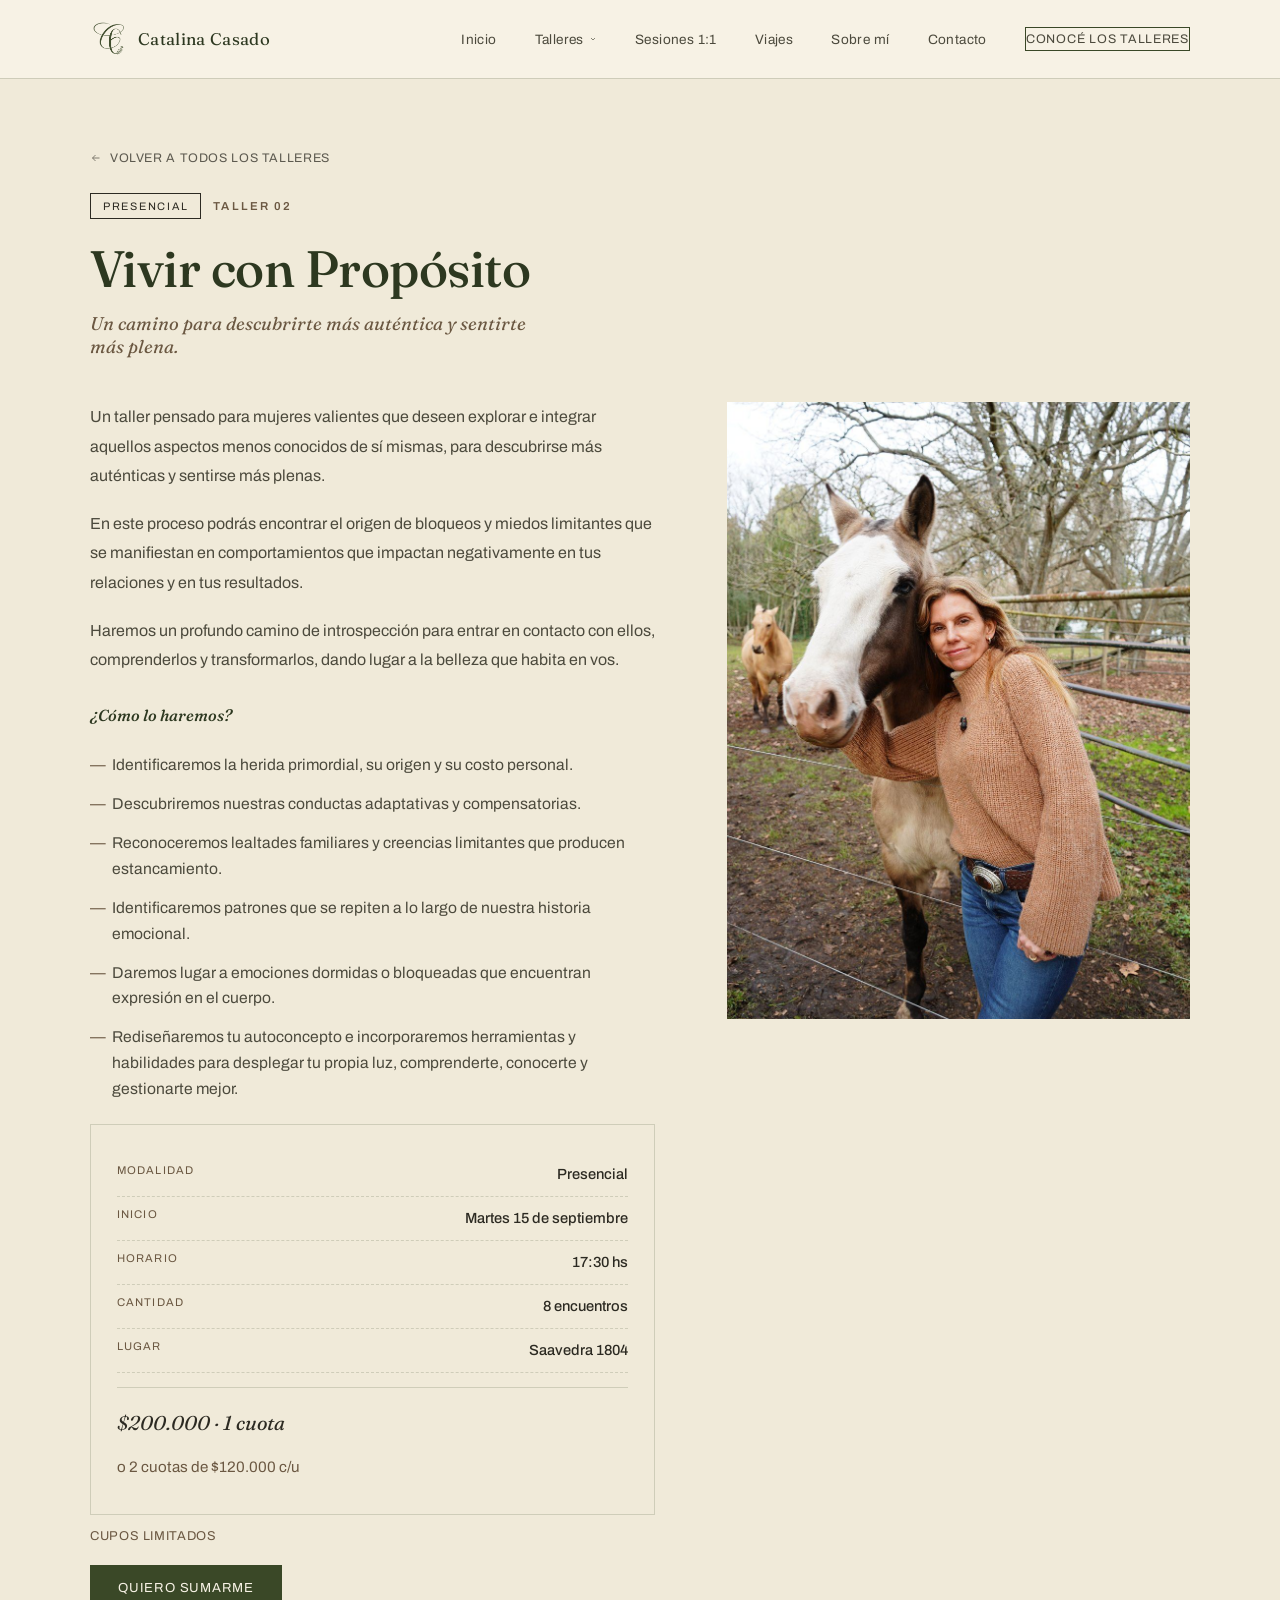
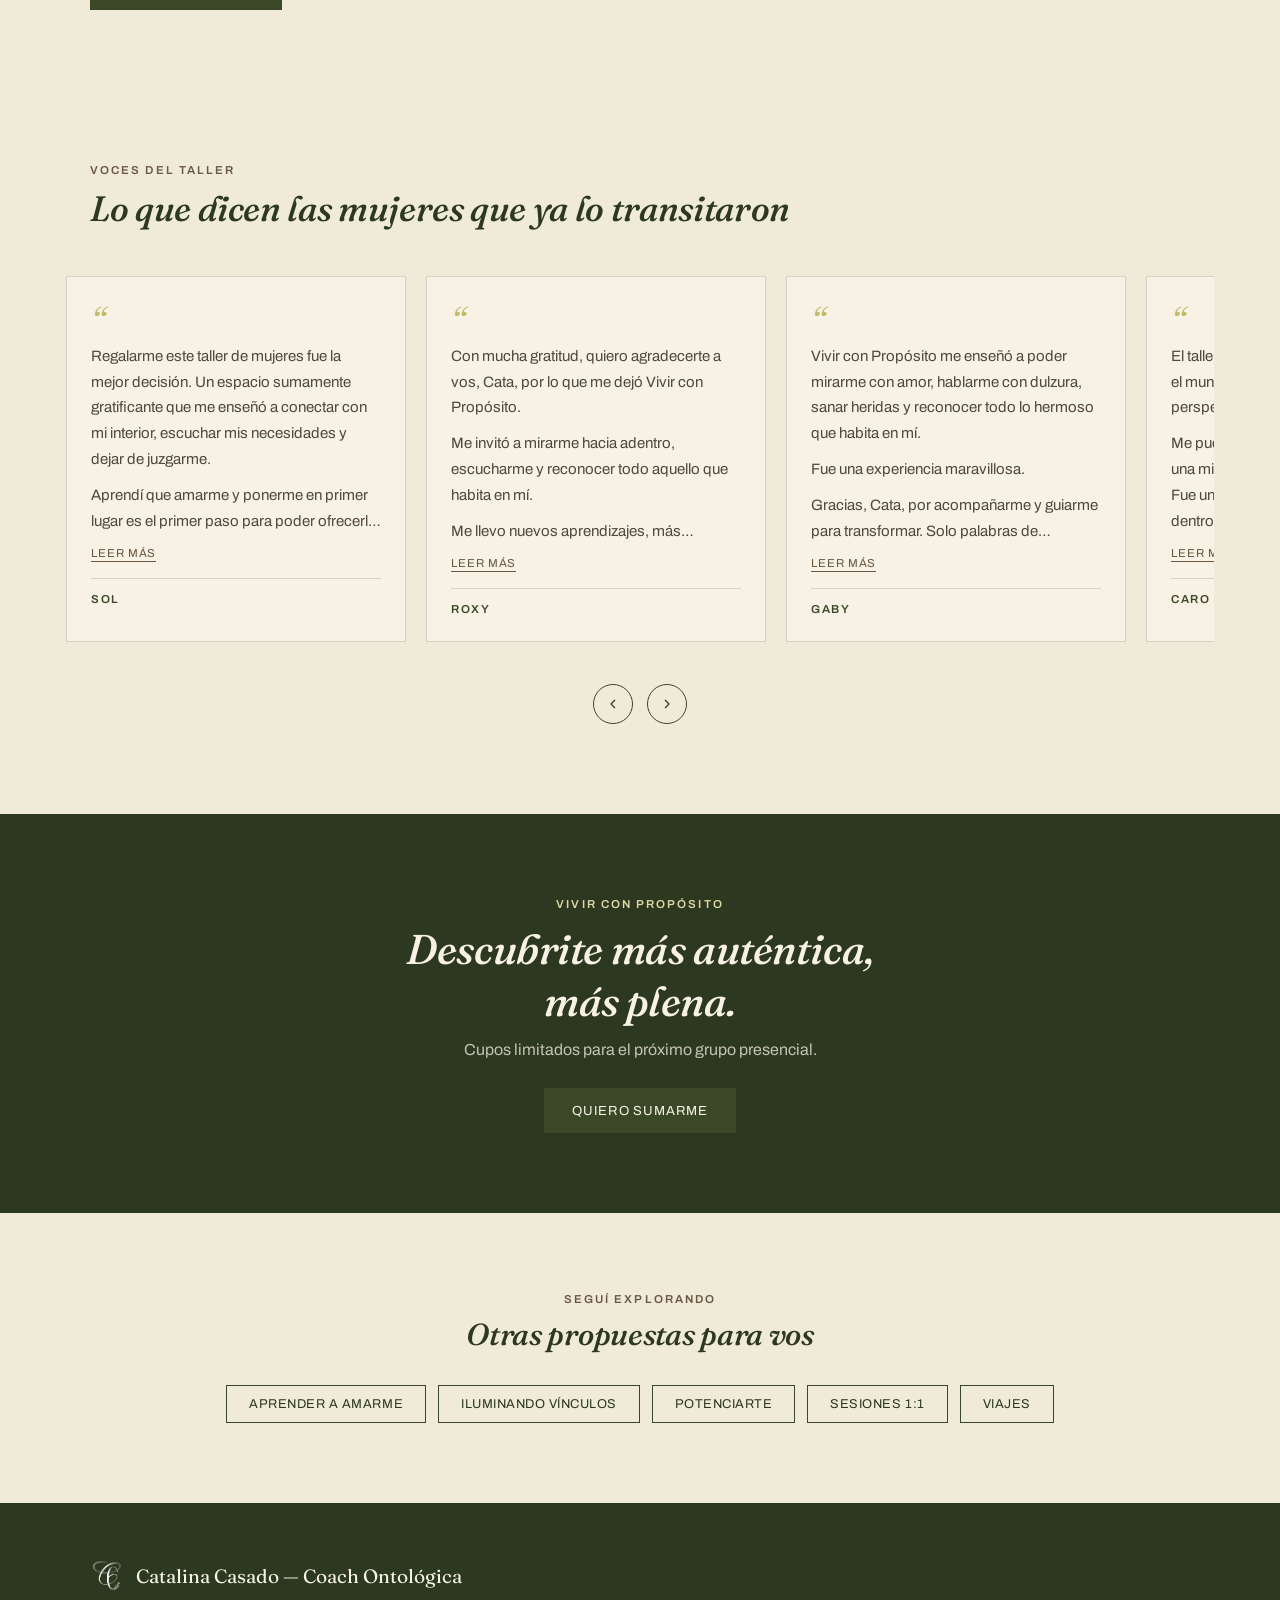
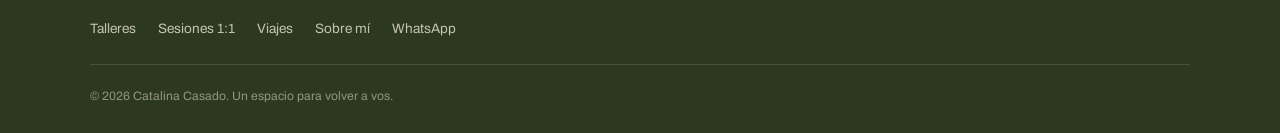
<file: vivir-con-proposito.html>
<!DOCTYPE html>
<html lang="es">
<head>
<meta charset="UTF-8">
<meta name="viewport" content="width=device-width, initial-scale=1.0">
<title>Vivir con Propósito — Taller Presencial | Catalina Casado</title>
<meta name="description" content="Taller presencial de introspección y transformación para mujeres. 8 encuentros en Saavedra 1804. Descubrite más auténtica y plena.">
<link rel="preconnect" href="https://fonts.googleapis.com">
<link rel="preconnect" href="https://fonts.gstatic.com" crossorigin>
<link href="https://fonts.googleapis.com/css2?family=Fraunces:ital,opsz,wght@0,9..144,300;0,9..144,400;0,9..144,500;0,9..144,600;1,9..144,400;1,9..144,500&family=Archivo:wght@400;500;600&display=swap" rel="stylesheet">
<link rel="stylesheet" href="styles.css">
</head>
<body>

<!-- ================= HEADER ================= -->
<header id="site-header">
  <div class="wrap">
    <a href="index.html" class="brand">
      <img src="images/logo-dark.png" alt="Catalina Casado">
      Catalina&nbsp;Casado
    </a>
    <nav class="desktop-nav">
      <a href="index.html">Inicio</a>
      <div class="has-dropdown">
        <a href="index.html#elegir">Talleres
          <svg class="caret" viewBox="0 0 24 24" fill="none" stroke="currentColor" stroke-width="2"><path d="M6 9l6 6 6-6"/></svg>
        </a>
        <div class="dropdown-panel">
          <a href="aprender-a-amarme.html">Aprender a AmarMe</a>
          <a href="vivir-con-proposito.html">Vivir con Propósito</a>
          <a href="iluminando-vinculos.html">Iluminando Vínculos</a>
          <a href="potenciarte.html">Potenciarte</a>
        </div>
      </div>
      <a href="sesiones-1-a-1.html">Sesiones 1:1</a>
      <a href="viajes.html">Viajes</a>
      <a href="index.html#sobre-mi">Sobre mí</a>
      <a href="#contacto">Contacto</a>
      <a href="https://wa.link/ipgfh4" target="_blank" rel="noopener" class="cta-ghost">Conocé los talleres</a>
    </nav>
    <button class="burger" id="burger" aria-label="Abrir menú">
      <span></span><span></span><span></span>
    </button>
  </div>
</header>

<div class="mobile-menu" id="mobile-menu">
  <a href="index.html" class="menu-link">Inicio</a>

  <span class="menu-label">Talleres</span>
  <div class="menu-sub">
    <a href="aprender-a-amarme.html">Aprender a AmarMe</a>
    <a href="vivir-con-proposito.html">Vivir con Propósito</a>
    <a href="iluminando-vinculos.html">Iluminando Vínculos</a>
    <a href="potenciarte.html">Potenciarte</a>
  </div>

  <a href="sesiones-1-a-1.html" class="menu-link">Sesiones 1:1</a>
  <a href="viajes.html" class="menu-link">Viajes</a>
  <a href="index.html#sobre-mi" class="menu-link">Sobre mí</a>
  <a href="#contacto" class="menu-link">Contacto</a>
  <a href="https://wa.link/ipgfh4" target="_blank" rel="noopener" class="cta-ghost">Conocé los talleres</a>
</div>

<div id="top"></div>

<!-- ================= HERO DEL TALLER ================= -->
<section class="page-hero taller beige">
  <div class="wrap">
    <a href="index.html#elegir" class="back-link"><svg viewBox="0 0 24 24" fill="none" stroke="currentColor" stroke-width="1.5"><path d="M5 12h14M13 6l6 6-6 6"/></svg> Volver a todos los talleres</a>
    <div class="taller-head reveal">
      <div class="tag-row">
        <span class="badge">Presencial</span>
        <span class="eyebrow">Taller 02</span>
      </div>
      <h1 class="serif" style="font-size:clamp(2.2rem,6.5vw,3.2rem);font-weight:500;">Vivir con Propósito</h1>
      <p class="subline">Un camino para descubrirte más auténtica y sentirte más plena.</p>
    </div>

    <div class="taller-body">
      <div class="taller-left reveal">
        <div class="taller-text">
          <p>Un taller pensado para mujeres valientes que deseen explorar e integrar aquellos aspectos menos conocidos de sí mismas, para descubrirse más auténticas y sentirse más plenas.</p>
          <p>En este proceso podrás encontrar el origen de bloqueos y miedos limitantes que se manifiestan en comportamientos que impactan negativamente en tus relaciones y en tus resultados.</p>
          <p>Haremos un profundo camino de introspección para entrar en contacto con ellos, comprenderlos y transformarlos, dando lugar a la belleza que habita en vos.</p>
          <p style="margin-top:26px;"><strong style="font-family:'Fraunces',serif;font-style:italic;font-weight:500;color:var(--olive-darker);">¿Cómo lo haremos?</strong></p>
          <ul>
            <li>Identificaremos la herida primordial, su origen y su costo personal.</li>
            <li>Descubriremos nuestras conductas adaptativas y compensatorias.</li>
            <li>Reconoceremos lealtades familiares y creencias limitantes que producen estancamiento.</li>
            <li>Identificaremos patrones que se repiten a lo largo de nuestra historia emocional.</li>
            <li>Daremos lugar a emociones dormidas o bloqueadas que encuentran expresión en el cuerpo.</li>
            <li>Rediseñaremos tu autoconcepto e incorporaremos herramientas y habilidades para desplegar tu propia luz, comprenderte, conocerte y gestionarte mejor.</li>
          </ul>
        </div>
        <div class="details-card" style="margin-top:8px;">
          <div class="drow"><span class="dlabel">Modalidad</span><span class="dval">Presencial</span></div>
          <div class="drow"><span class="dlabel">Inicio</span><span class="dval">Martes 15 de septiembre</span></div>
          <div class="drow"><span class="dlabel">Horario</span><span class="dval">17:30 hs</span></div>
          <div class="drow"><span class="dlabel">Cantidad</span><span class="dval">8 encuentros</span></div>
          <div class="drow"><span class="dlabel">Lugar</span><span class="dval">Saavedra 1804</span></div>
          <div class="price-line">$200.000 · 1 cuota<br><span style="font-size:.95rem;font-style:normal;font-family:'Archivo',sans-serif;color:var(--earth);">o 2 cuotas de $120.000 c/u</span></div>
        </div>
        <p style="margin-top:14px;font-size:.8rem;letter-spacing:.05em;text-transform:uppercase;color:var(--earth);">Cupos limitados</p>
        <a href="https://wa.link/ipgfh4" target="_blank" rel="noopener" class="btn-primary" style="margin-top:22px;">
          Quiero sumarme
        </a>
      </div>

      <div class="taller-right reveal">
        <div class="taller-photo">
          <img src="images/retrato-caballo.jpg" alt="Catalina Casado, presencia y conexión">
        </div>
      </div>
    </div>
  </div>
</section>

<!-- ================= TESTIMONIOS ================= -->
<section class="testimonials on-beige">
  <div class="wrap">
    <div class="testimonials-head reveal">
      <span class="eyebrow">Voces del taller</span>
      <h2>Lo que dicen las mujeres que ya lo transitaron</h2>
    </div>
    <div class="carousel-wrap reveal">
      <div class="carousel">
      <div class="t-card">
        <span class="t-mark">&ldquo;</span>
        <div class="t-quote"><p>Regalarme este taller de mujeres fue la mejor decisión. Un espacio sumamente gratificante que me enseñó a conectar con mi interior, escuchar mis necesidades y dejar de juzgarme.</p><p style='margin-top:10px;'>Aprendí que amarme y ponerme en primer lugar es el primer paso para poder ofrecerle una mejor versión de mí a mi entorno.</p><p style='margin-top:10px;'>Agradecida por este proceso.</p></div>
        <button class="t-more" hidden>Leer más</button>
        <div class="t-name">SOL</div>
      </div>
      <div class="t-card">
        <span class="t-mark">&ldquo;</span>
        <div class="t-quote"><p>Con mucha gratitud, quiero agradecerte a vos, Cata, por lo que me dejó Vivir con Propósito.</p><p style='margin-top:10px;'>Me invitó a mirarme hacia adentro, escucharme y reconocer todo aquello que habita en mí.</p><p style='margin-top:10px;'>Me llevo nuevos aprendizajes, más confianza y la certeza de que mi propósito se construye paso a paso, siendo fiel a quien soy.</p></div>
        <button class="t-more" hidden>Leer más</button>
        <div class="t-name">ROXY</div>
      </div>
      <div class="t-card">
        <span class="t-mark">&ldquo;</span>
        <div class="t-quote"><p>Vivir con Propósito me enseñó a poder mirarme con amor, hablarme con dulzura, sanar heridas y reconocer todo lo hermoso que habita en mí.</p><p style='margin-top:10px;'>Fue una experiencia maravillosa.</p><p style='margin-top:10px;'>Gracias, Cata, por acompañarme y guiarme para transformar. Solo palabras de agradecimiento.</p></div>
        <button class="t-more" hidden>Leer más</button>
        <div class="t-name">GABY</div>
      </div>
      <div class="t-card">
        <span class="t-mark">&ldquo;</span>
        <div class="t-quote"><p>El taller me brindó la oportunidad de pensar el mundo y pensarme desde una perspectiva diferente.</p><p style='margin-top:10px;'>Me pude ver en un espejo que me devolvía una mirada amorosa, paciente y confiada. Fue un espacio que puso luz en lo posible dentro de mí.</p><p style='margin-top:10px;'>Lo más lindo fue compartirlo con un grupo de hermosas mujeres.</p></div>
        <button class="t-more" hidden>Leer más</button>
        <div class="t-name">CARO</div>
      </div>
      </div>
      <div class="car-controls">
        <button class="car-btn prev" aria-label="Testimonios anteriores"><svg viewBox="0 0 24 24" fill="none" stroke="currentColor" stroke-width="1.8"><path d="M15 18l-6-6 6-6"/></svg></button>
        <button class="car-btn next" aria-label="Testimonios siguientes"><svg viewBox="0 0 24 24" fill="none" stroke="currentColor" stroke-width="1.8"><path d="M9 18l6-6-6-6"/></svg></button>
      </div>
    </div>
  </div>
</section>

<!-- ================= CTA FINAL ================= -->
<section class="page-cta-band">
  <div class="wrap">
    <span class="eyebrow">Vivir con Propósito</span>
    <h2>Descubrite más auténtica, más plena.</h2>
    <p>Cupos limitados para el próximo grupo presencial.</p>
    <a href="https://wa.link/ipgfh4" target="_blank" rel="noopener" class="btn-primary">Quiero sumarme</a>
  </div>
</section>

<!-- ================= OTRAS PROPUESTAS ================= -->
<section class="more-props">
  <div class="wrap">
    <span class="eyebrow">Seguí explorando</span>
    <h3>Otras propuestas para vos</h3>
    <div class="prop-links">
      <a class="prop-pill" href="aprender-a-amarme.html">Aprender a AmarMe</a>
      <a class="prop-pill" href="iluminando-vinculos.html">Iluminando Vínculos</a>
      <a class="prop-pill" href="potenciarte.html">Potenciarte</a>
      <a class="prop-pill" href="sesiones-1-a-1.html">Sesiones 1:1</a>
      <a class="prop-pill" href="viajes.html">Viajes</a>
    </div>
  </div>
</section>

<!-- ================= FOOTER ================= -->
<footer id="contacto">
  <div class="wrap">
    <div class="fbrand">
      <img src="images/logo-white.png" alt="Catalina Casado">
      Catalina Casado — Coach Ontológica
    </div>
    <nav>
      <a href="index.html#elegir">Talleres</a>
      <a href="sesiones-1-a-1.html">Sesiones 1:1</a>
      <a href="viajes.html">Viajes</a>
      <a href="index.html#sobre-mi">Sobre mí</a>
      <a href="https://wa.link/ipgfh4" target="_blank" rel="noopener">WhatsApp</a>
    </nav>
    <div class="bottom">
      <span>© 2026 Catalina Casado. Un espacio para volver a vos.</span>
    </div>
  </div>
</footer>

<!-- ================= WHATSAPP FLOAT ================= -->
<a href="https://wa.link/ipgfh4" target="_blank" rel="noopener" class="wa-float" aria-label="Escribinos por WhatsApp">
  <svg viewBox="0 0 24 24" fill="currentColor"><path d="M12.04 2C6.58 2 2.13 6.45 2.13 11.91c0 1.75.46 3.45 1.32 4.95L2.05 22l5.25-1.38a9.9 9.9 0 0 0 4.74 1.2h.01c5.46 0 9.9-4.45 9.9-9.91 0-2.65-1.03-5.14-2.9-7.01A9.87 9.87 0 0 0 12.04 2zm5.8 14.1c-.24.68-1.4 1.3-1.93 1.36-.5.06-1.1.09-1.78-.11a16.3 16.3 0 0 1-1.6-.6c-2.8-1.2-4.63-4.04-4.77-4.23-.14-.19-1.14-1.52-1.14-2.9 0-1.38.72-2.06.98-2.34.26-.28.56-.35.75-.35.19 0 .38 0 .54.01.18.01.42-.07.65.5.24.58.8 2 .87 2.14.07.14.12.31.02.5-.1.19-.15.31-.3.48-.15.17-.3.37-.44.5-.14.14-.3.29-.13.57.17.28.75 1.24 1.62 2.01 1.11.99 2.05 1.3 2.33 1.44.28.14.45.12.61-.07.17-.19.7-.82.89-1.1.19-.28.38-.23.63-.14.26.1 1.65.78 1.93.92.28.14.47.21.54.33.07.12.07.68-.17 1.36z"/></svg>
</a>

<script src="script.js"></script>
</body>
</html>
</file>
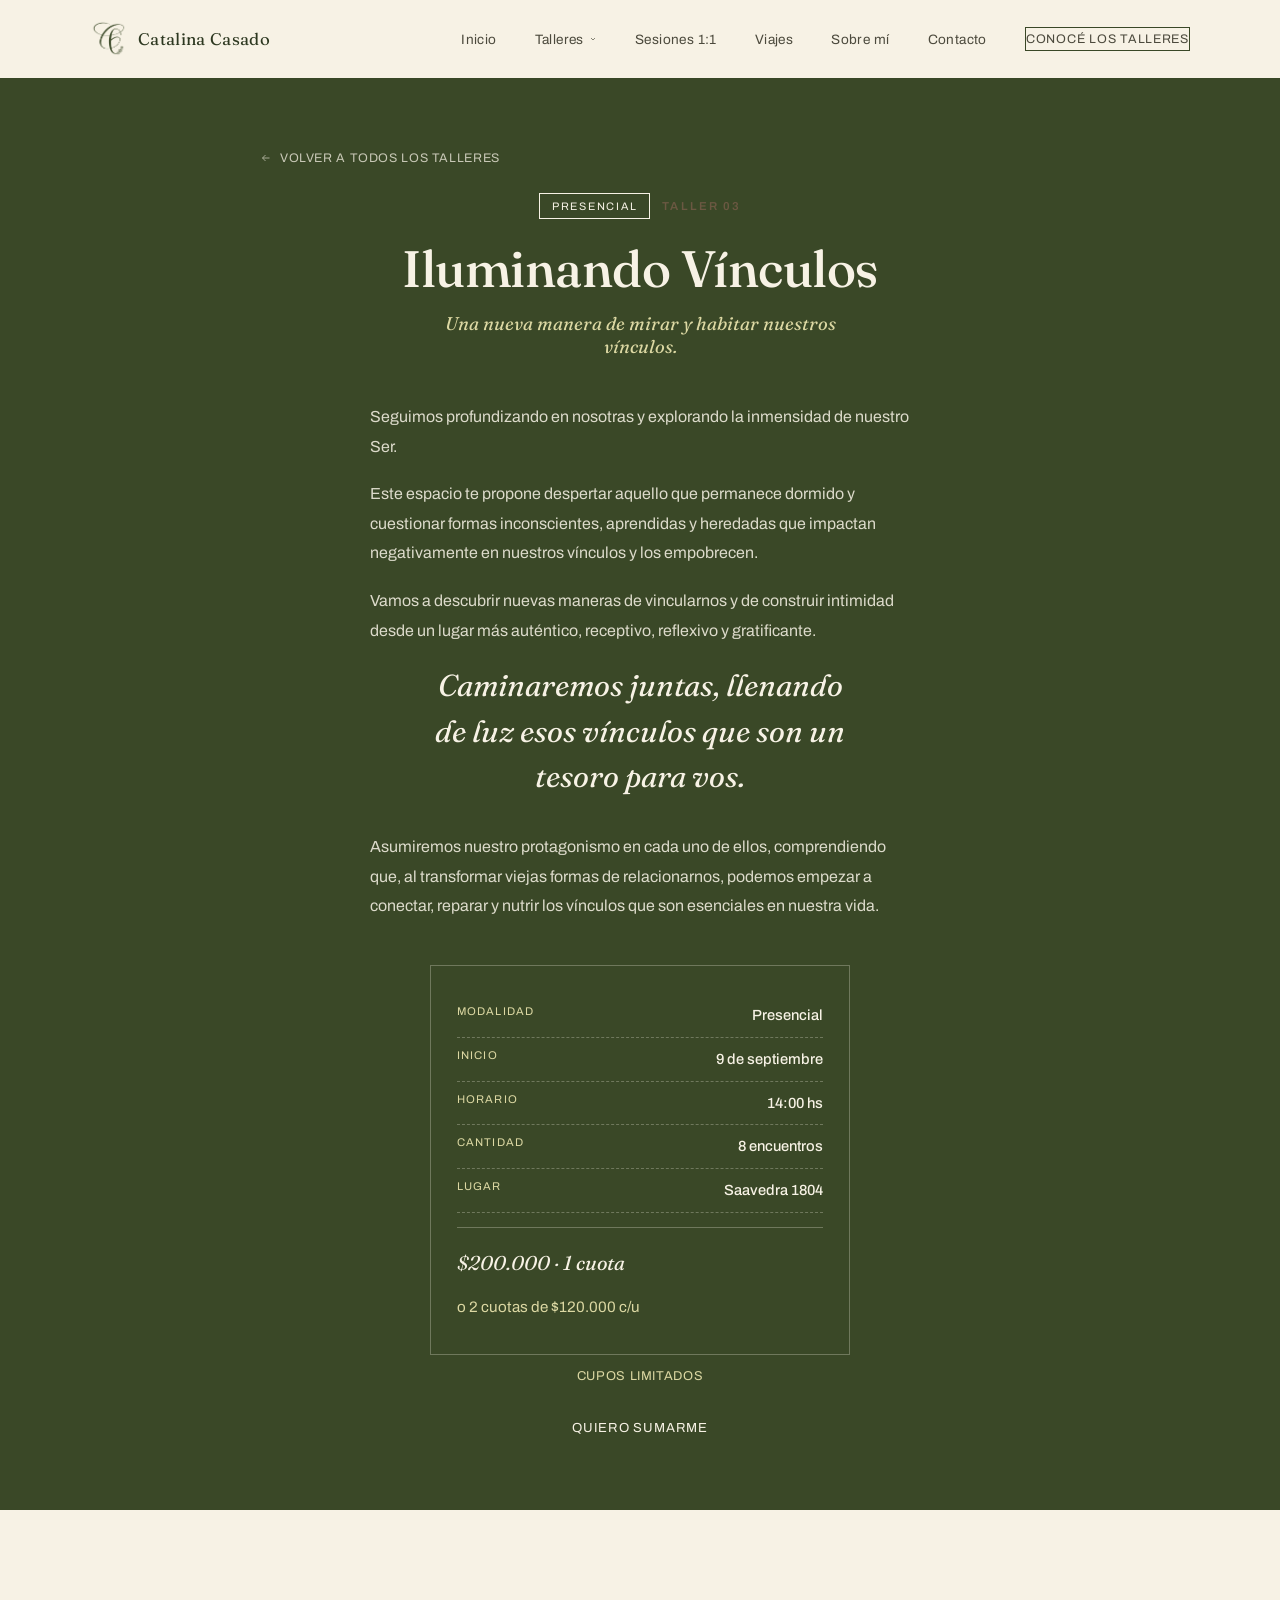
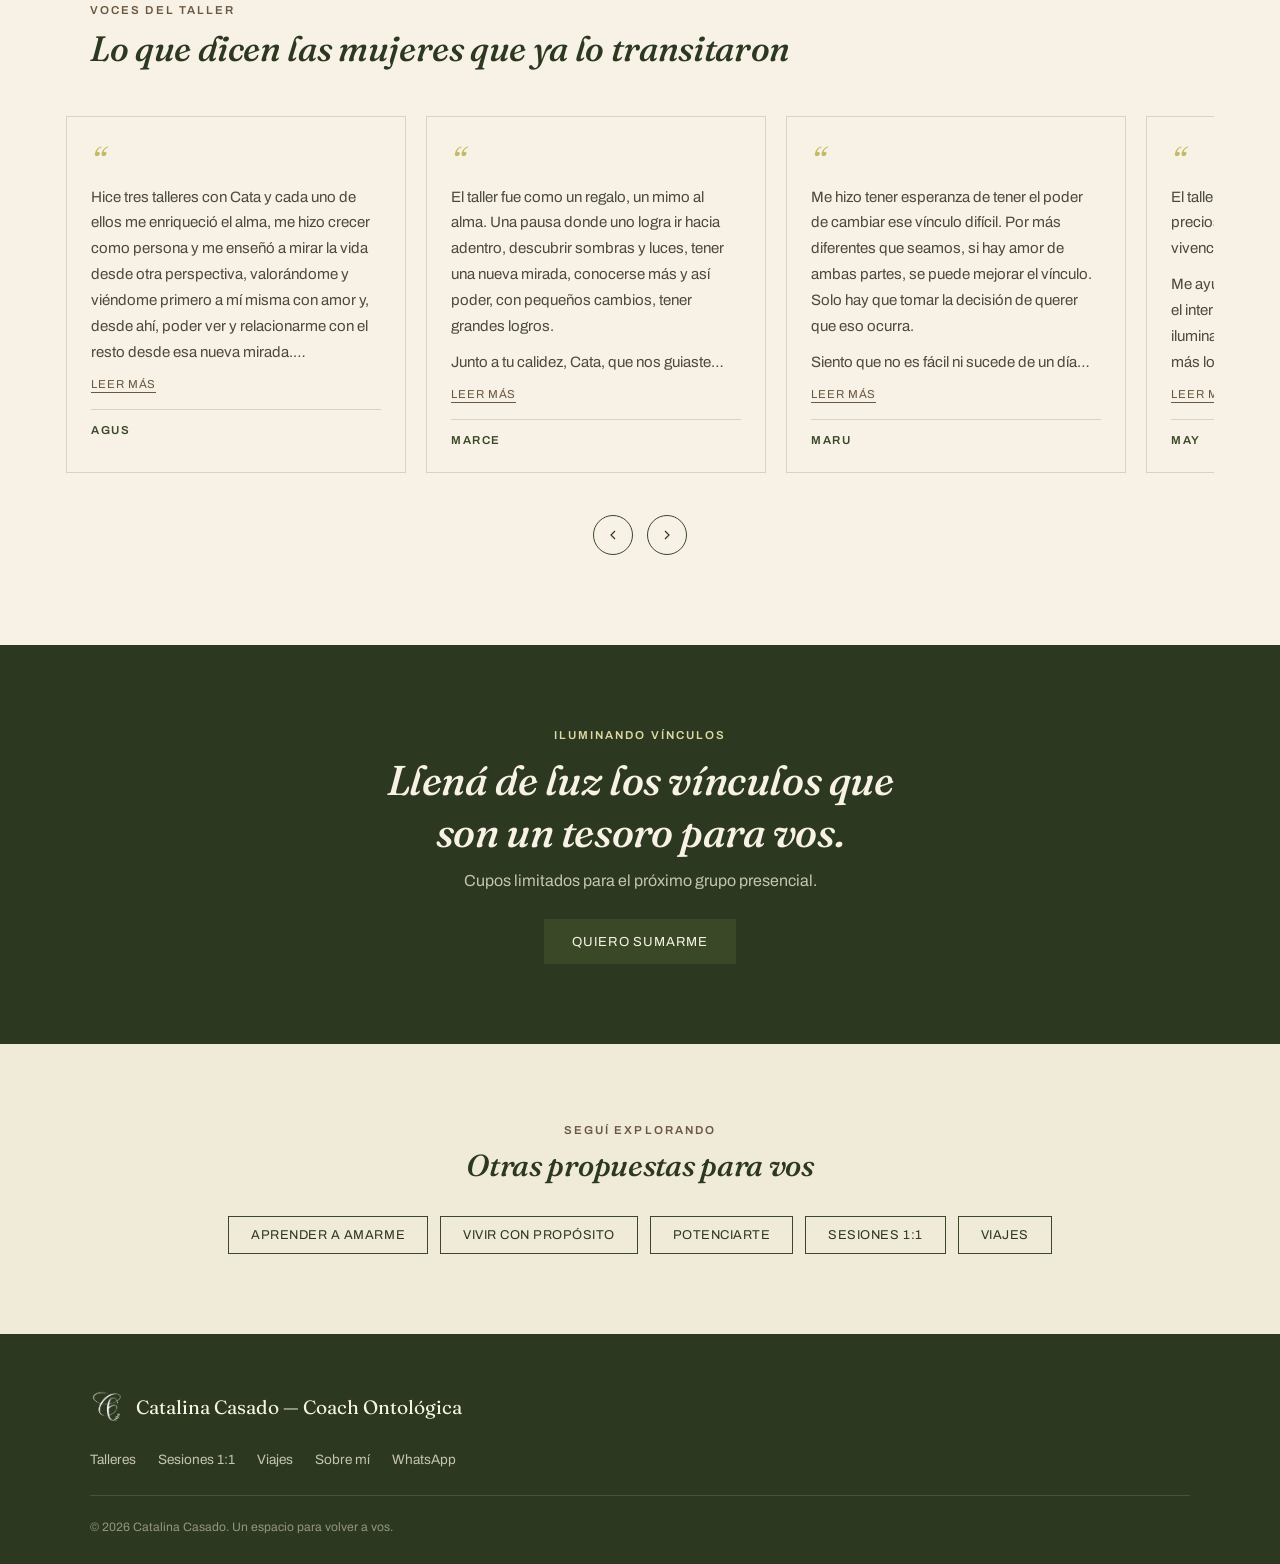
<file: catalina-casado-web/iluminando-vinculos.html>
<!DOCTYPE html>
<html lang="es">
<head>
<meta charset="UTF-8">
<meta name="viewport" content="width=device-width, initial-scale=1.0">
<title>Iluminando Vínculos — Taller Presencial | Catalina Casado</title>
<meta name="description" content="Taller presencial para transformar la manera de mirar y habitar tus vínculos. 8 encuentros en Saavedra 1804.">
<link rel="preconnect" href="https://fonts.googleapis.com">
<link rel="preconnect" href="https://fonts.gstatic.com" crossorigin>
<link href="https://fonts.googleapis.com/css2?family=Fraunces:ital,opsz,wght@0,9..144,300;0,9..144,400;0,9..144,500;0,9..144,600;1,9..144,400;1,9..144,500&family=Archivo:wght@400;500;600&display=swap" rel="stylesheet">
<link rel="stylesheet" href="styles.css">
</head>
<body>

<!-- ================= HEADER ================= -->
<header id="site-header">
  <div class="wrap">
    <a href="index.html" class="brand">
      <img src="images/logo-dark.png" alt="Catalina Casado">
      Catalina&nbsp;Casado
    </a>
    <nav class="desktop-nav">
      <a href="index.html">Inicio</a>
      <div class="has-dropdown">
        <a href="index.html#elegir">Talleres
          <svg class="caret" viewBox="0 0 24 24" fill="none" stroke="currentColor" stroke-width="2"><path d="M6 9l6 6 6-6"/></svg>
        </a>
        <div class="dropdown-panel">
          <a href="aprender-a-amarme.html">Aprender a AmarMe</a>
          <a href="vivir-con-proposito.html">Vivir con Propósito</a>
          <a href="iluminando-vinculos.html">Iluminando Vínculos</a>
          <a href="potenciarte.html">Potenciarte</a>
        </div>
      </div>
      <a href="sesiones-1-a-1.html">Sesiones 1:1</a>
      <a href="viajes.html">Viajes</a>
      <a href="index.html#sobre-mi">Sobre mí</a>
      <a href="#contacto">Contacto</a>
      <a href="https://wa.link/ipgfh4" target="_blank" rel="noopener" class="cta-ghost">Conocé los talleres</a>
    </nav>
    <button class="burger" id="burger" aria-label="Abrir menú">
      <span></span><span></span><span></span>
    </button>
  </div>
</header>

<div class="mobile-menu" id="mobile-menu">
  <a href="index.html" class="menu-link">Inicio</a>

  <span class="menu-label">Talleres</span>
  <div class="menu-sub">
    <a href="aprender-a-amarme.html">Aprender a AmarMe</a>
    <a href="vivir-con-proposito.html">Vivir con Propósito</a>
    <a href="iluminando-vinculos.html">Iluminando Vínculos</a>
    <a href="potenciarte.html">Potenciarte</a>
  </div>

  <a href="sesiones-1-a-1.html" class="menu-link">Sesiones 1:1</a>
  <a href="viajes.html" class="menu-link">Viajes</a>
  <a href="index.html#sobre-mi" class="menu-link">Sobre mí</a>
  <a href="#contacto" class="menu-link">Contacto</a>
  <a href="https://wa.link/ipgfh4" target="_blank" rel="noopener" class="cta-ghost">Conocé los talleres</a>
</div>

<div id="top"></div>

<!-- ================= HERO DEL TALLER ================= -->
<section class="page-hero taller olive">
  <div class="wrap" style="max-width:840px;">
    <a href="index.html#elegir" class="back-link"><svg viewBox="0 0 24 24" fill="none" stroke="currentColor" stroke-width="1.5"><path d="M5 12h14M13 6l6 6-6 6"/></svg> Volver a todos los talleres</a>
    <div class="taller-head reveal" style="text-align:center;">
      <div class="tag-row" style="justify-content:center;">
        <span class="badge">Presencial</span>
        <span class="eyebrow">Taller 03</span>
      </div>
      <h1 class="serif" style="font-size:clamp(2.2rem,6.5vw,3.2rem);font-weight:500;color:var(--cream);">Iluminando Vínculos</h1>
      <p class="subline" style="margin:12px auto 0;">Una nueva manera de mirar y habitar nuestros vínculos.</p>
    </div>

    <div class="reveal">
      <div class="taller-text" style="max-width:60ch;margin:44px auto 0;">
        <p>Seguimos profundizando en nosotras y explorando la inmensidad de nuestro Ser.</p>
        <p>Este espacio te propone despertar aquello que permanece dormido y cuestionar formas inconscientes, aprendidas y heredadas que impactan negativamente en nuestros vínculos y los empobrecen.</p>
        <p>Vamos a descubrir nuevas maneras de vincularnos y de construir intimidad desde un lugar más auténtico, receptivo, reflexivo y gratificante.</p>
      </div>
      <p class="pull" style="color:var(--cream);">Caminaremos juntas, llenando de luz esos vínculos que son un tesoro para vos.</p>
      <div class="taller-text" style="max-width:60ch;margin:32px auto 0;">
        <p>Asumiremos nuestro protagonismo en cada uno de ellos, comprendiendo que, al transformar viejas formas de relacionarnos, podemos empezar a conectar, reparar y nutrir los vínculos que son esenciales en nuestra vida.</p>
      </div>
    </div>

    <div class="reveal" style="max-width:420px;margin:44px auto 0;">
      <div class="details-card">
        <div class="drow"><span class="dlabel">Modalidad</span><span class="dval">Presencial</span></div>
        <div class="drow"><span class="dlabel">Inicio</span><span class="dval">9 de septiembre</span></div>
        <div class="drow"><span class="dlabel">Horario</span><span class="dval">14:00 hs</span></div>
        <div class="drow"><span class="dlabel">Cantidad</span><span class="dval">8 encuentros</span></div>
        <div class="drow"><span class="dlabel">Lugar</span><span class="dval">Saavedra 1804</span></div>
        <div class="price-line">$200.000 · 1 cuota<br><span style="font-size:.95rem;font-style:normal;font-family:'Archivo',sans-serif;color:var(--mustard-soft);">o 2 cuotas de $120.000 c/u</span></div>
      </div>
      <p style="margin-top:14px;font-size:.8rem;letter-spacing:.05em;text-transform:uppercase;color:var(--mustard-soft);text-align:center;">Cupos limitados</p>
      <div style="text-align:center;">
        <a href="https://wa.link/ipgfh4" target="_blank" rel="noopener" class="btn-primary" style="margin-top:22px;">
          Quiero sumarme
        </a>
      </div>
    </div>
  </div>
</section>

<!-- ================= TESTIMONIOS ================= -->
<section class="testimonials on-cream">
  <div class="wrap">
    <div class="testimonials-head reveal">
      <span class="eyebrow">Voces del taller</span>
      <h2>Lo que dicen las mujeres que ya lo transitaron</h2>
    </div>
    <div class="carousel-wrap reveal">
      <div class="carousel">
      <div class="t-card">
        <span class="t-mark">&ldquo;</span>
        <div class="t-quote"><p>Hice tres talleres con Cata y cada uno de ellos me enriqueció el alma, me hizo crecer como persona y me enseñó a mirar la vida desde otra perspectiva, valorándome y viéndome primero a mí misma con amor y, desde ahí, poder ver y relacionarme con el resto desde esa nueva mirada.</p><p style='margin-top:10px;'>Es un camino espectacular que les recomiendo desde el corazón. Iluminando Vínculos fue uno de mis preferidos. Me ayudó a cambiar mi relación con muchos de mis seres más queridos.</p><p style='margin-top:10px;'>¡Gracias infinitas siempre, Cata, por todo lo que nos enseñás!</p></div>
        <button class="t-more" hidden>Leer más</button>
        <div class="t-name">AGUS</div>
      </div>
      <div class="t-card">
        <span class="t-mark">&ldquo;</span>
        <div class="t-quote"><p>El taller fue como un regalo, un mimo al alma. Una pausa donde uno logra ir hacia adentro, descubrir sombras y luces, tener una nueva mirada, conocerse más y así poder, con pequeños cambios, tener grandes logros.</p><p style='margin-top:10px;'>Junto a tu calidez, Cata, que nos guiaste para sacar lo mejor de cada una, y a un grupo hermoso con el que compartimos vivencias, pude cambiar y mejorar un montón de cosas.</p><p style='margin-top:10px;'>Feliz y agradecida de haber transitado este camino.</p></div>
        <button class="t-more" hidden>Leer más</button>
        <div class="t-name">MARCE</div>
      </div>
      <div class="t-card">
        <span class="t-mark">&ldquo;</span>
        <div class="t-quote"><p>Me hizo tener esperanza de tener el poder de cambiar ese vínculo difícil. Por más diferentes que seamos, si hay amor de ambas partes, se puede mejorar el vínculo. Solo hay que tomar la decisión de querer que eso ocurra.</p><p style='margin-top:10px;'>Siento que no es fácil ni sucede de un día para el otro, pero paso a paso y por repetición voy siendo más consciente. Me voy a equivocar varias veces también, pero si mi intención sigue siendo la misma, lo voy a lograr.</p><p style='margin-top:10px;'>Mil gracias, Cata, por todo lo que nos diste en ese taller.</p></div>
        <button class="t-more" hidden>Leer más</button>
        <div class="t-name">MARU</div>
      </div>
      <div class="t-card">
        <span class="t-mark">&ldquo;</span>
        <div class="t-quote"><p>El taller Iluminando Vínculos fue para mí un precioso espacio donde compartí vivencias, sentimientos y emociones.</p><p style='margin-top:10px;'>Me ayudó a descubrir esa luz, esa llama en el interior de mi ser, y con qué fuerza puede iluminar a los que me rodean y a los que más lo necesitan.</p><p style='margin-top:10px;'>También reviví situaciones pasadas, en donde pude ver con claridad esas trabas, producto de la repetición de patrones que me alejaban de mis vínculos.</p><p style='margin-top:10px;'>Aprendí a buscar nuevas estrategias, formas e instrumentos que me ayuden a relacionarme de una manera diferente con mi vínculo. Y allí estamos, tratando de ponerlos en práctica, con la mayor luz posible, en este camino de cambio constante.</p></div>
        <button class="t-more" hidden>Leer más</button>
        <div class="t-name">MAY</div>
      </div>
      </div>
      <div class="car-controls">
        <button class="car-btn prev" aria-label="Testimonios anteriores"><svg viewBox="0 0 24 24" fill="none" stroke="currentColor" stroke-width="1.8"><path d="M15 18l-6-6 6-6"/></svg></button>
        <button class="car-btn next" aria-label="Testimonios siguientes"><svg viewBox="0 0 24 24" fill="none" stroke="currentColor" stroke-width="1.8"><path d="M9 18l6-6-6-6"/></svg></button>
      </div>
    </div>
  </div>
</section>

<!-- ================= CTA FINAL ================= -->
<section class="page-cta-band">
  <div class="wrap">
    <span class="eyebrow">Iluminando Vínculos</span>
    <h2>Llená de luz los vínculos que son un tesoro para vos.</h2>
    <p>Cupos limitados para el próximo grupo presencial.</p>
    <a href="https://wa.link/ipgfh4" target="_blank" rel="noopener" class="btn-primary">Quiero sumarme</a>
  </div>
</section>

<!-- ================= OTRAS PROPUESTAS ================= -->
<section class="more-props">
  <div class="wrap">
    <span class="eyebrow">Seguí explorando</span>
    <h3>Otras propuestas para vos</h3>
    <div class="prop-links">
      <a class="prop-pill" href="aprender-a-amarme.html">Aprender a AmarMe</a>
      <a class="prop-pill" href="vivir-con-proposito.html">Vivir con Propósito</a>
      <a class="prop-pill" href="potenciarte.html">Potenciarte</a>
      <a class="prop-pill" href="sesiones-1-a-1.html">Sesiones 1:1</a>
      <a class="prop-pill" href="viajes.html">Viajes</a>
    </div>
  </div>
</section>

<!-- ================= FOOTER ================= -->
<footer id="contacto">
  <div class="wrap">
    <div class="fbrand">
      <img src="images/logo-white.png" alt="Catalina Casado">
      Catalina Casado — Coach Ontológica
    </div>
    <nav>
      <a href="index.html#elegir">Talleres</a>
      <a href="sesiones-1-a-1.html">Sesiones 1:1</a>
      <a href="viajes.html">Viajes</a>
      <a href="index.html#sobre-mi">Sobre mí</a>
      <a href="https://wa.link/ipgfh4" target="_blank" rel="noopener">WhatsApp</a>
    </nav>
    <div class="bottom">
      <span>© 2026 Catalina Casado. Un espacio para volver a vos.</span>
    </div>
  </div>
</footer>

<!-- ================= WHATSAPP FLOAT ================= -->
<a href="https://wa.link/ipgfh4" target="_blank" rel="noopener" class="wa-float" aria-label="Escribinos por WhatsApp">
  <svg viewBox="0 0 24 24" fill="currentColor"><path d="M12.04 2C6.58 2 2.13 6.45 2.13 11.91c0 1.75.46 3.45 1.32 4.95L2.05 22l5.25-1.38a9.9 9.9 0 0 0 4.74 1.2h.01c5.46 0 9.9-4.45 9.9-9.91 0-2.65-1.03-5.14-2.9-7.01A9.87 9.87 0 0 0 12.04 2zm5.8 14.1c-.24.68-1.4 1.3-1.93 1.36-.5.06-1.1.09-1.78-.11a16.3 16.3 0 0 1-1.6-.6c-2.8-1.2-4.63-4.04-4.77-4.23-.14-.19-1.14-1.52-1.14-2.9 0-1.38.72-2.06.98-2.34.26-.28.56-.35.75-.35.19 0 .38 0 .54.01.18.01.42-.07.65.5.24.58.8 2 .87 2.14.07.14.12.31.02.5-.1.19-.15.31-.3.48-.15.17-.3.37-.44.5-.14.14-.3.29-.13.57.17.28.75 1.24 1.62 2.01 1.11.99 2.05 1.3 2.33 1.44.28.14.45.12.61-.07.17-.19.7-.82.89-1.1.19-.28.38-.23.63-.14.26.1 1.65.78 1.93.92.28.14.47.21.54.33.07.12.07.68-.17 1.36z"/></svg>
</a>

<script src="script.js"></script>
</body>
</html>
</file>
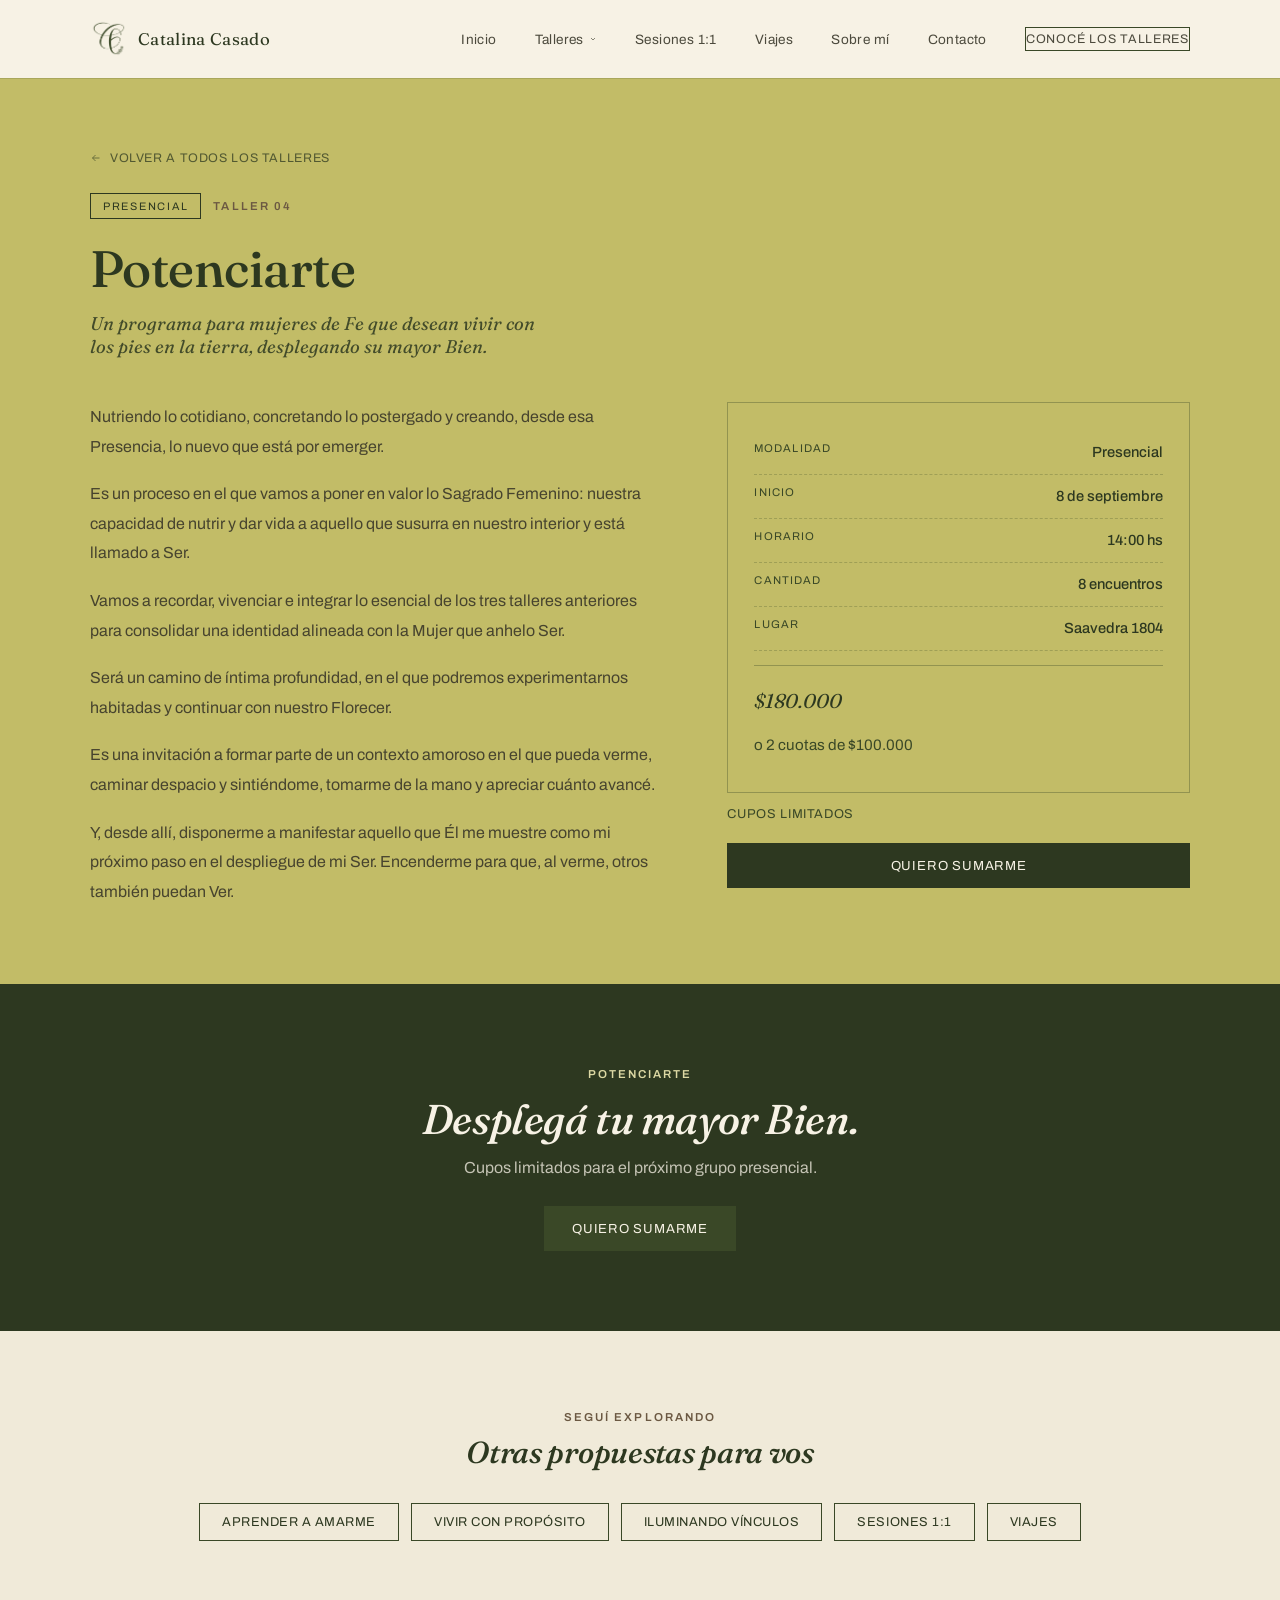
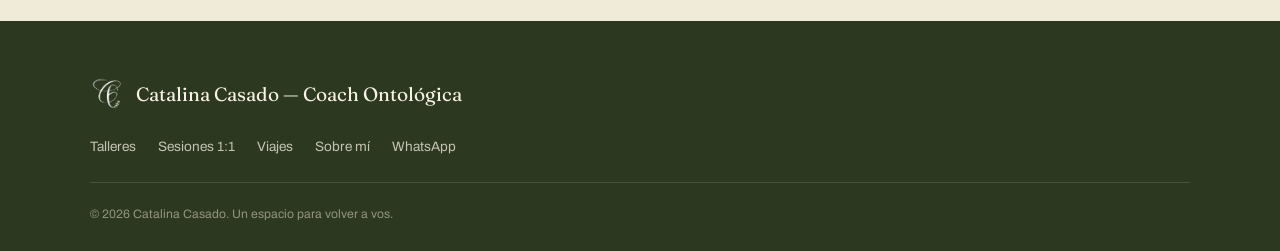
<file: catalina-casado-web/potenciarte.html>
<!DOCTYPE html>
<html lang="es">
<head>
<meta charset="UTF-8">
<meta name="viewport" content="width=device-width, initial-scale=1.0">
<title>Potenciarte — Taller Presencial | Catalina Casado</title>
<meta name="description" content="Programa presencial para mujeres de Fe que desean vivir con los pies en la tierra y desplegar su mayor Bien. 8 encuentros en Saavedra 1804.">
<link rel="preconnect" href="https://fonts.googleapis.com">
<link rel="preconnect" href="https://fonts.gstatic.com" crossorigin>
<link href="https://fonts.googleapis.com/css2?family=Fraunces:ital,opsz,wght@0,9..144,300;0,9..144,400;0,9..144,500;0,9..144,600;1,9..144,400;1,9..144,500&family=Archivo:wght@400;500;600&display=swap" rel="stylesheet">
<link rel="stylesheet" href="styles.css">
</head>
<body>

<!-- ================= HEADER ================= -->
<header id="site-header">
  <div class="wrap">
    <a href="index.html" class="brand">
      <img src="images/logo-dark.png" alt="Catalina Casado">
      Catalina&nbsp;Casado
    </a>
    <nav class="desktop-nav">
      <a href="index.html">Inicio</a>
      <div class="has-dropdown">
        <a href="index.html#elegir">Talleres
          <svg class="caret" viewBox="0 0 24 24" fill="none" stroke="currentColor" stroke-width="2"><path d="M6 9l6 6 6-6"/></svg>
        </a>
        <div class="dropdown-panel">
          <a href="aprender-a-amarme.html">Aprender a AmarMe</a>
          <a href="vivir-con-proposito.html">Vivir con Propósito</a>
          <a href="iluminando-vinculos.html">Iluminando Vínculos</a>
          <a href="potenciarte.html">Potenciarte</a>
        </div>
      </div>
      <a href="sesiones-1-a-1.html">Sesiones 1:1</a>
      <a href="viajes.html">Viajes</a>
      <a href="index.html#sobre-mi">Sobre mí</a>
      <a href="#contacto">Contacto</a>
      <a href="https://wa.link/ipgfh4" target="_blank" rel="noopener" class="cta-ghost">Conocé los talleres</a>
    </nav>
    <button class="burger" id="burger" aria-label="Abrir menú">
      <span></span><span></span><span></span>
    </button>
  </div>
</header>

<div class="mobile-menu" id="mobile-menu">
  <a href="index.html" class="menu-link">Inicio</a>

  <span class="menu-label">Talleres</span>
  <div class="menu-sub">
    <a href="aprender-a-amarme.html">Aprender a AmarMe</a>
    <a href="vivir-con-proposito.html">Vivir con Propósito</a>
    <a href="iluminando-vinculos.html">Iluminando Vínculos</a>
    <a href="potenciarte.html">Potenciarte</a>
  </div>

  <a href="sesiones-1-a-1.html" class="menu-link">Sesiones 1:1</a>
  <a href="viajes.html" class="menu-link">Viajes</a>
  <a href="index.html#sobre-mi" class="menu-link">Sobre mí</a>
  <a href="#contacto" class="menu-link">Contacto</a>
  <a href="https://wa.link/ipgfh4" target="_blank" rel="noopener" class="cta-ghost">Conocé los talleres</a>
</div>

<div id="top"></div>

<!-- ================= HERO DEL TALLER ================= -->
<section class="page-hero taller mustard">
  <div class="wrap">
    <a href="index.html#elegir" class="back-link"><svg viewBox="0 0 24 24" fill="none" stroke="currentColor" stroke-width="1.5"><path d="M5 12h14M13 6l6 6-6 6"/></svg> Volver a todos los talleres</a>
    <div class="taller-head reveal">
      <div class="tag-row">
        <span class="badge">Presencial</span>
        <span class="eyebrow">Taller 04</span>
      </div>
      <h1 class="serif" style="font-size:clamp(2.2rem,6.5vw,3.2rem);font-weight:500;">Potenciarte</h1>
      <p class="subline">Un programa para mujeres de Fe que desean vivir con los pies en la tierra, desplegando su mayor Bien.</p>
    </div>

    <div class="taller-body">
      <div class="taller-left reveal">
        <div class="taller-text">
          <p>Nutriendo lo cotidiano, concretando lo postergado y creando, desde esa Presencia, lo nuevo que está por emerger.</p>
          <p>Es un proceso en el que vamos a poner en valor lo Sagrado Femenino: nuestra capacidad de nutrir y dar vida a aquello que susurra en nuestro interior y está llamado a Ser.</p>
          <p>Vamos a recordar, vivenciar e integrar lo esencial de los tres talleres anteriores para consolidar una identidad alineada con la Mujer que anhelo Ser.</p>
          <p>Será un camino de íntima profundidad, en el que podremos experimentarnos habitadas y continuar con nuestro Florecer.</p>
          <p>Es una invitación a formar parte de un contexto amoroso en el que pueda verme, caminar despacio y sintiéndome, tomarme de la mano y apreciar cuánto avancé.</p>
          <p>Y, desde allí, disponerme a manifestar aquello que Él me muestre como mi próximo paso en el despliegue de mi Ser. Encenderme para que, al verme, otros también puedan Ver.</p>
        </div>
      </div>

      <div class="taller-right reveal">
        <div class="details-card">
          <div class="drow"><span class="dlabel">Modalidad</span><span class="dval">Presencial</span></div>
          <div class="drow"><span class="dlabel">Inicio</span><span class="dval">8 de septiembre</span></div>
          <div class="drow"><span class="dlabel">Horario</span><span class="dval">14:00 hs</span></div>
          <div class="drow"><span class="dlabel">Cantidad</span><span class="dval">8 encuentros</span></div>
          <div class="drow"><span class="dlabel">Lugar</span><span class="dval">Saavedra 1804</span></div>
          <div class="price-line">$180.000<br><span style="font-size:.95rem;font-style:normal;font-family:'Archivo',sans-serif;color:var(--olive-dark);">o 2 cuotas de $100.000</span></div>
        </div>
        <p style="margin-top:14px;font-size:.8rem;letter-spacing:.05em;text-transform:uppercase;color:var(--olive-dark);">Cupos limitados</p>
        <a href="https://wa.link/ipgfh4" target="_blank" rel="noopener" class="btn-primary" style="margin-top:22px;width:100%;justify-content:center;background:var(--olive-darker);">
          Quiero sumarme
        </a>
      </div>
    </div>
  </div>
</section>

<!-- ================= CTA FINAL ================= -->
<section class="page-cta-band">
  <div class="wrap">
    <span class="eyebrow">Potenciarte</span>
    <h2>Desplegá tu mayor Bien.</h2>
    <p>Cupos limitados para el próximo grupo presencial.</p>
    <a href="https://wa.link/ipgfh4" target="_blank" rel="noopener" class="btn-primary">Quiero sumarme</a>
  </div>
</section>

<!-- ================= OTRAS PROPUESTAS ================= -->
<section class="more-props">
  <div class="wrap">
    <span class="eyebrow">Seguí explorando</span>
    <h3>Otras propuestas para vos</h3>
    <div class="prop-links">
      <a class="prop-pill" href="aprender-a-amarme.html">Aprender a AmarMe</a>
      <a class="prop-pill" href="vivir-con-proposito.html">Vivir con Propósito</a>
      <a class="prop-pill" href="iluminando-vinculos.html">Iluminando Vínculos</a>
      <a class="prop-pill" href="sesiones-1-a-1.html">Sesiones 1:1</a>
      <a class="prop-pill" href="viajes.html">Viajes</a>
    </div>
  </div>
</section>

<!-- ================= FOOTER ================= -->
<footer id="contacto">
  <div class="wrap">
    <div class="fbrand">
      <img src="images/logo-white.png" alt="Catalina Casado">
      Catalina Casado — Coach Ontológica
    </div>
    <nav>
      <a href="index.html#elegir">Talleres</a>
      <a href="sesiones-1-a-1.html">Sesiones 1:1</a>
      <a href="viajes.html">Viajes</a>
      <a href="index.html#sobre-mi">Sobre mí</a>
      <a href="https://wa.link/ipgfh4" target="_blank" rel="noopener">WhatsApp</a>
    </nav>
    <div class="bottom">
      <span>© 2026 Catalina Casado. Un espacio para volver a vos.</span>
    </div>
  </div>
</footer>

<!-- ================= WHATSAPP FLOAT ================= -->
<a href="https://wa.link/ipgfh4" target="_blank" rel="noopener" class="wa-float" aria-label="Escribinos por WhatsApp">
  <svg viewBox="0 0 24 24" fill="currentColor"><path d="M12.04 2C6.58 2 2.13 6.45 2.13 11.91c0 1.75.46 3.45 1.32 4.95L2.05 22l5.25-1.38a9.9 9.9 0 0 0 4.74 1.2h.01c5.46 0 9.9-4.45 9.9-9.91 0-2.65-1.03-5.14-2.9-7.01A9.87 9.87 0 0 0 12.04 2zm5.8 14.1c-.24.68-1.4 1.3-1.93 1.36-.5.06-1.1.09-1.78-.11a16.3 16.3 0 0 1-1.6-.6c-2.8-1.2-4.63-4.04-4.77-4.23-.14-.19-1.14-1.52-1.14-2.9 0-1.38.72-2.06.98-2.34.26-.28.56-.35.75-.35.19 0 .38 0 .54.01.18.01.42-.07.65.5.24.58.8 2 .87 2.14.07.14.12.31.02.5-.1.19-.15.31-.3.48-.15.17-.3.37-.44.5-.14.14-.3.29-.13.57.17.28.75 1.24 1.62 2.01 1.11.99 2.05 1.3 2.33 1.44.28.14.45.12.61-.07.17-.19.7-.82.89-1.1.19-.28.38-.23.63-.14.26.1 1.65.78 1.93.92.28.14.47.21.54.33.07.12.07.68-.17 1.36z"/></svg>
</a>

<script src="script.js"></script>
</body>
</html>
</file>
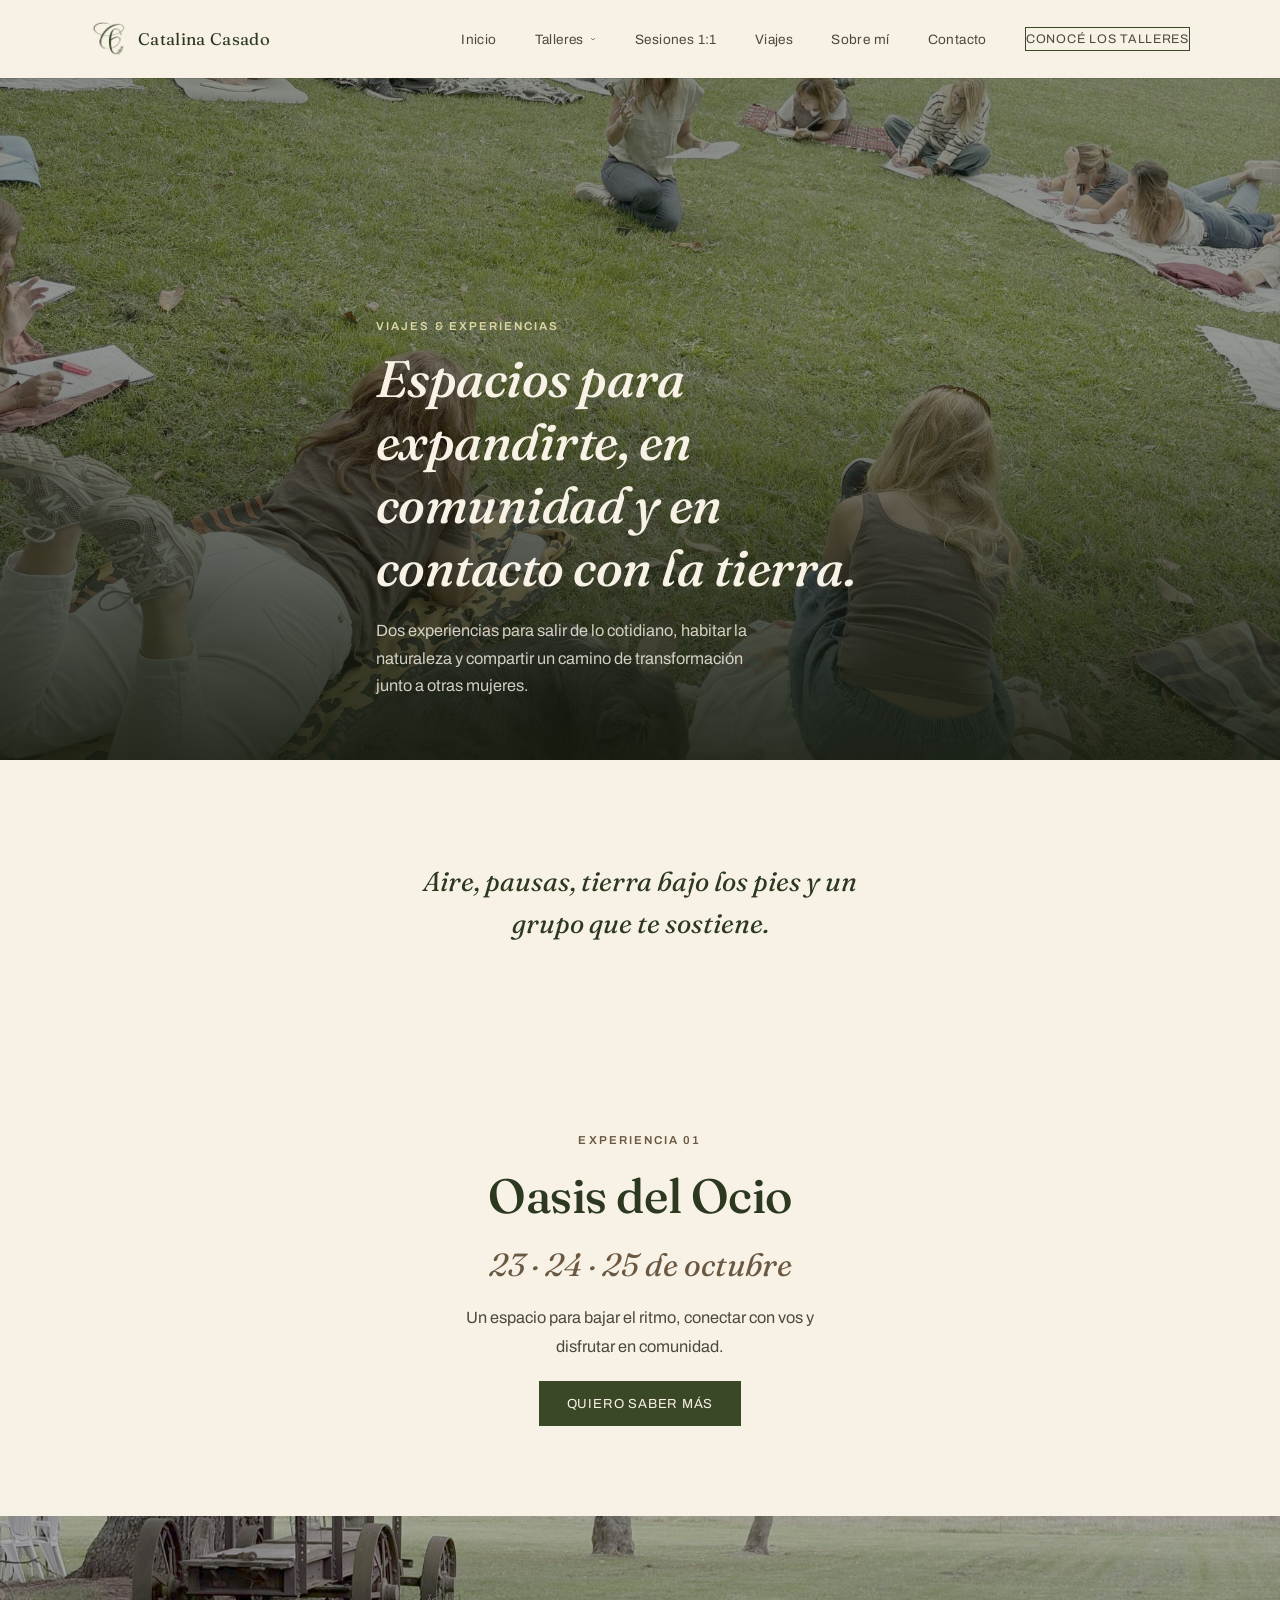
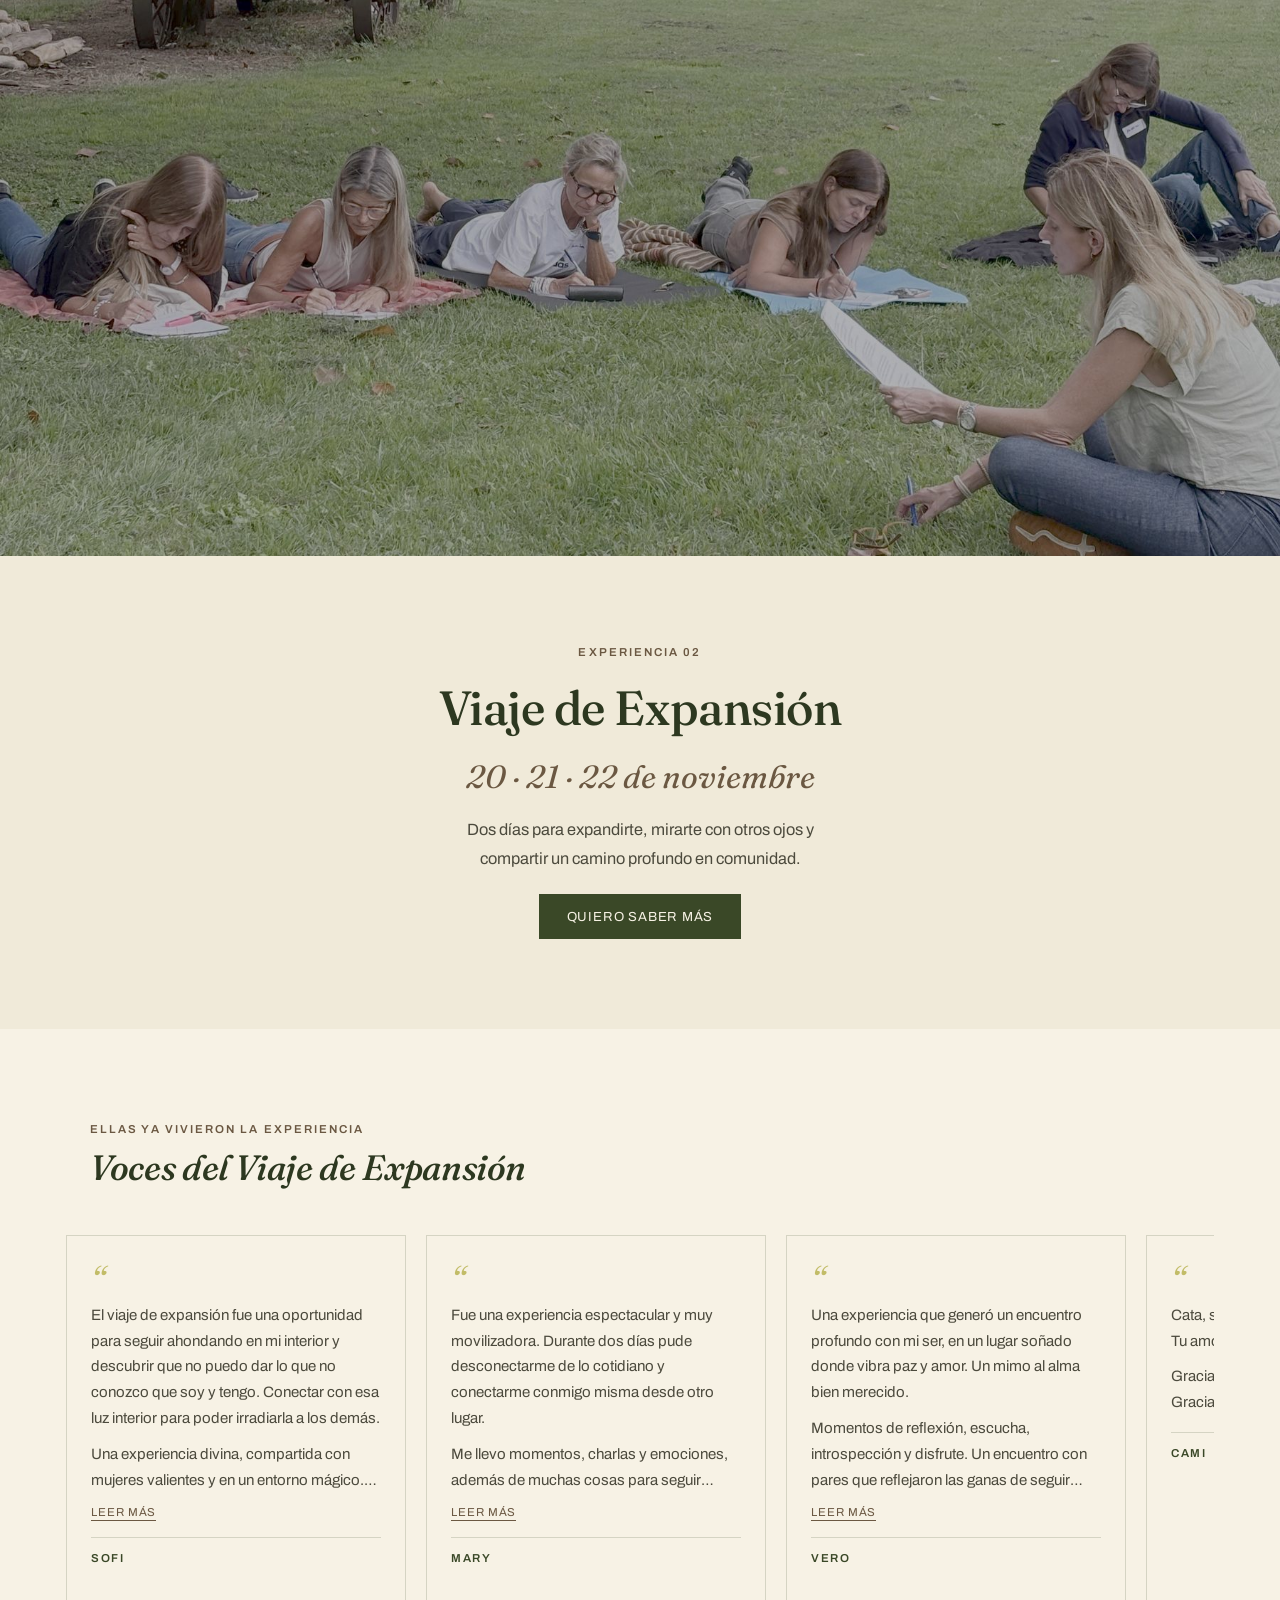
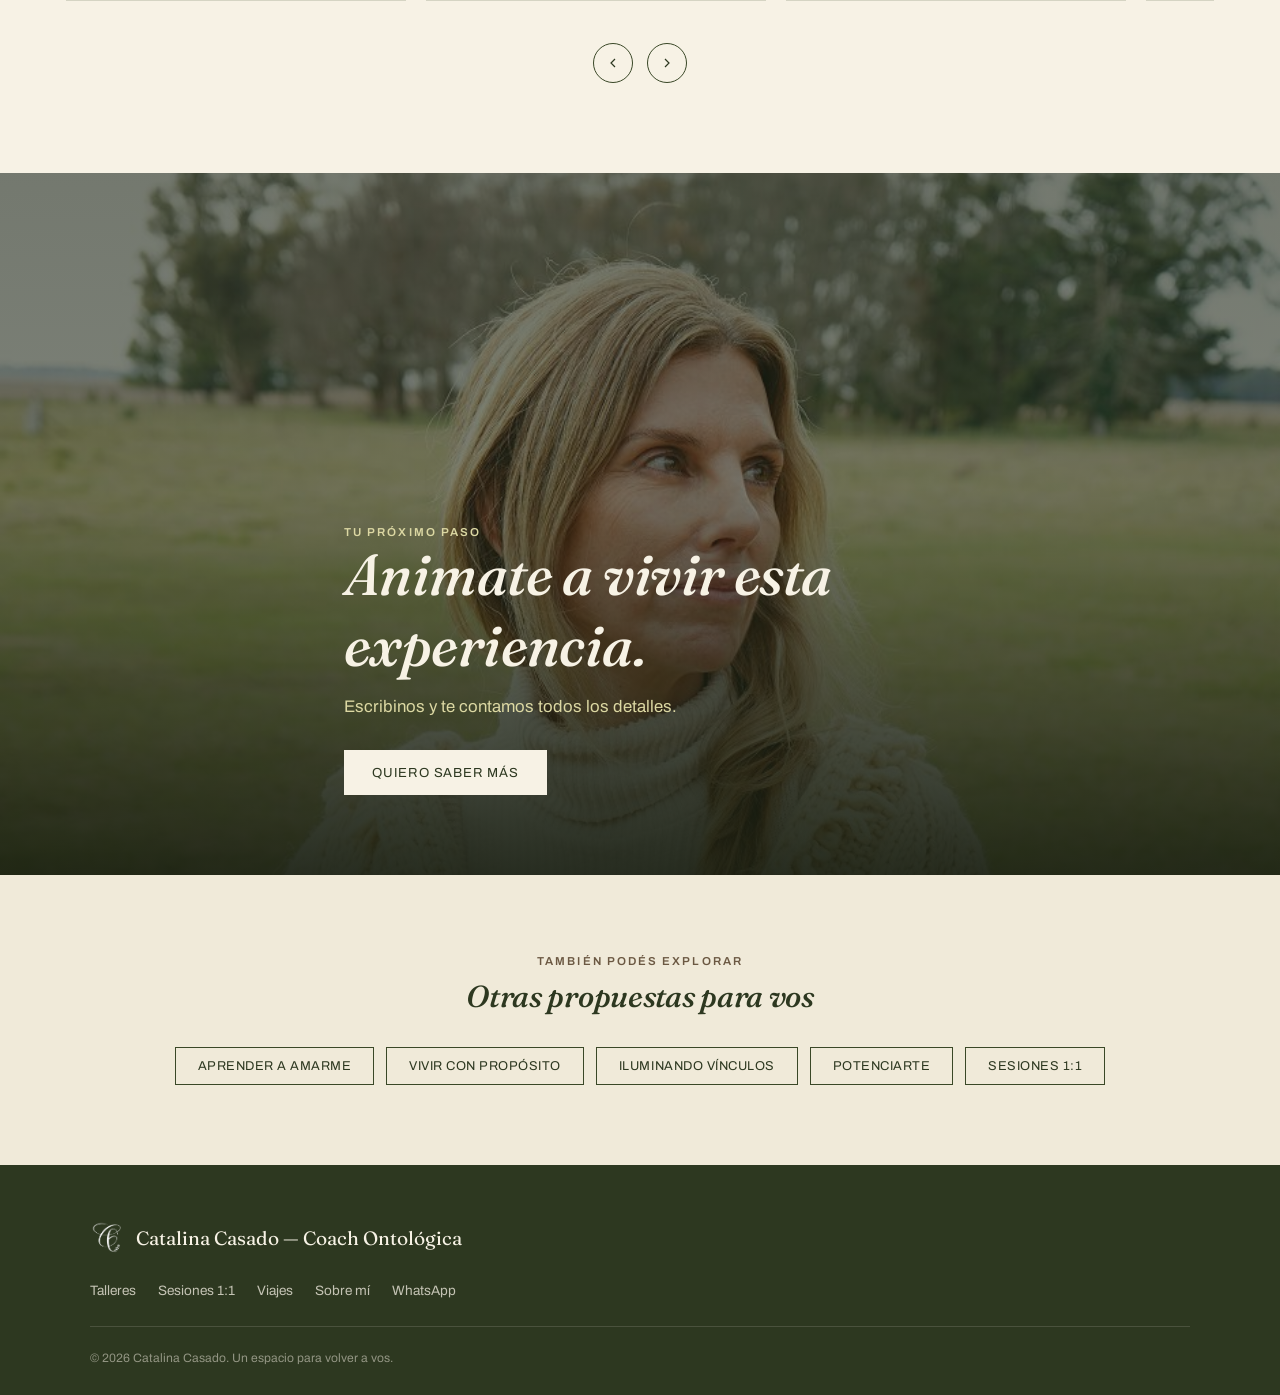
<file: catalina-casado-web/viajes.html>
<!DOCTYPE html>
<html lang="es">
<head>
<meta charset="UTF-8">
<meta name="viewport" content="width=device-width, initial-scale=1.0">
<title>Viajes & Experiencias | Catalina Casado</title>
<meta name="description" content="Oasis del Ocio (23, 24 y 25 de octubre) y Viaje de Expansión (20, 21 y 22 de noviembre): experiencias grupales en la naturaleza para expandirte y conectar con vos.">
<link rel="preconnect" href="https://fonts.googleapis.com">
<link rel="preconnect" href="https://fonts.gstatic.com" crossorigin>
<link href="https://fonts.googleapis.com/css2?family=Fraunces:ital,opsz,wght@0,9..144,300;0,9..144,400;0,9..144,500;0,9..144,600;1,9..144,400;1,9..144,500&family=Archivo:wght@400;500;600&display=swap" rel="stylesheet">
<link rel="stylesheet" href="styles.css">
</head>
<body>

<!-- ================= HEADER ================= -->
<header id="site-header">
  <div class="wrap">
    <a href="index.html" class="brand">
      <img src="images/logo-dark.png" alt="Catalina Casado">
      Catalina&nbsp;Casado
    </a>
    <nav class="desktop-nav">
      <a href="index.html">Inicio</a>
      <div class="has-dropdown">
        <a href="index.html#elegir">Talleres
          <svg class="caret" viewBox="0 0 24 24" fill="none" stroke="currentColor" stroke-width="2"><path d="M6 9l6 6 6-6"/></svg>
        </a>
        <div class="dropdown-panel">
          <a href="aprender-a-amarme.html">Aprender a AmarMe</a>
          <a href="vivir-con-proposito.html">Vivir con Propósito</a>
          <a href="iluminando-vinculos.html">Iluminando Vínculos</a>
          <a href="potenciarte.html">Potenciarte</a>
        </div>
      </div>
      <a href="sesiones-1-a-1.html">Sesiones 1:1</a>
      <a href="viajes.html">Viajes</a>
      <a href="index.html#sobre-mi">Sobre mí</a>
      <a href="#contacto">Contacto</a>
      <a href="https://wa.link/ipgfh4" target="_blank" rel="noopener" class="cta-ghost">Conocé los talleres</a>
    </nav>
    <button class="burger" id="burger" aria-label="Abrir menú">
      <span></span><span></span><span></span>
    </button>
  </div>
</header>

<div class="mobile-menu" id="mobile-menu">
  <a href="index.html" class="menu-link">Inicio</a>

  <span class="menu-label">Talleres</span>
  <div class="menu-sub">
    <a href="aprender-a-amarme.html">Aprender a AmarMe</a>
    <a href="vivir-con-proposito.html">Vivir con Propósito</a>
    <a href="iluminando-vinculos.html">Iluminando Vínculos</a>
    <a href="potenciarte.html">Potenciarte</a>
  </div>

  <a href="sesiones-1-a-1.html" class="menu-link">Sesiones 1:1</a>
  <a href="viajes.html" class="menu-link">Viajes</a>
  <a href="index.html#sobre-mi" class="menu-link">Sobre mí</a>
  <a href="#contacto" class="menu-link">Contacto</a>
  <a href="https://wa.link/ipgfh4" target="_blank" rel="noopener" class="cta-ghost">Conocé los talleres</a>
</div>

<div id="top"></div>

<!-- ================= HERO VIAJES ================= -->
<section class="viaje-hero">
  <img src="images/viaje-01.jpg" alt="Catalina Casado guiando una actividad al aire libre con un grupo de mujeres">
  <div class="wrap">
    <span class="eyebrow">Viajes &amp; Experiencias</span>
    <h1>Espacios para expandirte, en comunidad y en contacto con la tierra.</h1>
    <p>Dos experiencias para salir de lo cotidiano, habitar la naturaleza y compartir un camino de transformación junto a otras mujeres.</p>
  </div>
</section>

<!-- ================= RESPIRO EDITORIAL ================= -->
<section class="viaje-breath">
  <div class="wrap">
    <p class="reveal">Aire, pausas, tierra bajo los pies y un grupo que te sostiene.</p>
  </div>
</section>

<!-- ================= OASIS DEL OCIO ================= -->
<section class="viaje-experience">
  <div class="wrap">
    <span class="eyebrow reveal">Experiencia 01</span>
    <h2 class="reveal">Oasis del Ocio</h2>
    <p class="dates reveal">23 · 24 · 25 de octubre</p>
    <p class="lead reveal">Un espacio para bajar el ritmo, conectar con vos y disfrutar en comunidad.</p>
    <a href="https://wa.link/ipgfh4" target="_blank" rel="noopener" class="btn-primary reveal">Quiero saber más</a>
  </div>
</section>

<div class="viaje-photo-band">
  <img src="images/viaje-02.jpg" alt="Catalina Casado sentada en el pasto guiando una actividad grupal">
</div>

<!-- ================= VIAJE DE EXPANSIÓN ================= -->
<section class="viaje-experience alt">
  <div class="wrap">
    <span class="eyebrow reveal">Experiencia 02</span>
    <h2 class="reveal">Viaje de Expansión</h2>
    <p class="dates reveal">20 · 21 · 22 de noviembre</p>
    <p class="lead reveal">Dos días para expandirte, mirarte con otros ojos y compartir un camino profundo en comunidad.</p>
    <a href="https://wa.link/ipgfh4" target="_blank" rel="noopener" class="btn-primary reveal">Quiero saber más</a>
  </div>
</section>

<!-- ================= TESTIMONIOS ================= -->
<section class="testimonials on-cream">
  <div class="wrap">
    <div class="testimonials-head reveal">
      <span class="eyebrow">Ellas ya vivieron la experiencia</span>
      <h2>Voces del Viaje de Expansión</h2>
    </div>
    <div class="carousel-wrap reveal">
      <div class="carousel">
      <div class="t-card">
        <span class="t-mark">&ldquo;</span>
        <div class="t-quote"><p>El viaje de expansión fue una oportunidad para seguir ahondando en mi interior y descubrir que no puedo dar lo que no conozco que soy y tengo. Conectar con esa luz interior para poder irradiarla a los demás.</p><p style='margin-top:10px;'>Una experiencia divina, compartida con mujeres valientes y en un entorno mágico.</p><p style='margin-top:10px;'>Un verdadero “spa para el alma”.</p></div>
        <button class="t-more" hidden>Leer más</button>
        <div class="t-name">SOFI</div>
      </div>
      <div class="t-card">
        <span class="t-mark">&ldquo;</span>
        <div class="t-quote"><p>Fue una experiencia espectacular y muy movilizadora. Durante dos días pude desconectarme de lo cotidiano y conectarme conmigo misma desde otro lugar.</p><p style='margin-top:10px;'>Me llevo momentos, charlas y emociones, además de muchas cosas para seguir pensando y descubriendo. Sentí que pude mirarme de otra manera, abrirme a nuevas posibilidades y disfrutar del proceso.</p><p style='margin-top:10px;'>Lo más valioso fue haberme regalado ese tiempo para mí, y más aún en ese paraíso. Compartirlo con personas increíbles hizo que todo fuera aún más enriquecedor.</p><p style='margin-top:10px;'>Gracias por crear este espacio y acompañarnos con tanta dedicación y amor. Me llevo mucho más de lo que imaginaba.</p></div>
        <button class="t-more" hidden>Leer más</button>
        <div class="t-name">MARY</div>
      </div>
      <div class="t-card">
        <span class="t-mark">&ldquo;</span>
        <div class="t-quote"><p>Una experiencia que generó un encuentro profundo con mi ser, en un lugar soñado donde vibra paz y amor. Un mimo al alma bien merecido.</p><p style='margin-top:10px;'>Momentos de reflexión, escucha, introspección y disfrute. Un encuentro con pares que reflejaron las ganas de seguir trabajando en uno para crecer y transformar lo que nos pesa.</p><p style='margin-top:10px;'>¡Quiero otro!</p></div>
        <button class="t-more" hidden>Leer más</button>
        <div class="t-name">VERO</div>
      </div>
      <div class="t-card">
        <span class="t-mark">&ldquo;</span>
        <div class="t-quote"><p>Cata, solo agradecer. El finde fue tan lindo. Tu amor a lo que nos diste fue inolvidable.</p><p style='margin-top:10px;'>Gracias por tu paciencia y escucha. Gracias, gracias, gracias.</p></div>
        <button class="t-more" hidden>Leer más</button>
        <div class="t-name">CAMI</div>
      </div>
      <div class="t-card">
        <span class="t-mark">&ldquo;</span>
        <div class="t-quote"><p>Para mí, este viaje de expansión fue una experiencia hermosa y especial.</p><p style='margin-top:10px;'>Fueron dos días para parar, escucharnos, compartir nuestras historias, nuestras alegrías y también nuestras tristezas.</p><p style='margin-top:10px;'>Entre charlas, oración, yoga, los caballos, las risas y muchas lágrimas, fuimos conectando desde un lugar muy genuino. Me encantó ver cómo, sin conocernos tanto, se formó un grupo lleno de cariño, confianza y mucha camaradería.</p><p style='margin-top:10px;'>Me quedo con muchísimo de lo aprendido, con cada historia compartida, con los abrazos, las risas, el fuego de la noche y, sobre todo, con la sensación de que nunca estamos solas en lo que nos toca vivir.</p><p style='margin-top:10px;'>Fue un verdadero regalo y una experiencia que me llevo en el corazón.</p></div>
        <button class="t-more" hidden>Leer más</button>
        <div class="t-name">MARIAN</div>
      </div>
      </div>
      <div class="car-controls">
        <button class="car-btn prev" aria-label="Testimonios anteriores"><svg viewBox="0 0 24 24" fill="none" stroke="currentColor" stroke-width="1.8"><path d="M15 18l-6-6 6-6"/></svg></button>
        <button class="car-btn next" aria-label="Testimonios siguientes"><svg viewBox="0 0 24 24" fill="none" stroke="currentColor" stroke-width="1.8"><path d="M9 18l6-6-6-6"/></svg></button>
      </div>
    </div>
  </div>
</section>

<!-- ================= CTA FINAL ================= -->
<section class="final">
  <img src="images/retrato-perfil-campo.jpg" alt="Catalina Casado">
  <div class="wrap reveal">
    <span class="eyebrow" style="color:var(--mustard-soft);">Tu próximo paso</span>
    <h2>Animate a vivir esta experiencia.</h2>
    <p>Escribinos y te contamos todos los detalles.</p>
    <a href="https://wa.link/ipgfh4" target="_blank" rel="noopener" class="btn-primary">
      Quiero saber más
    </a>
  </div>
</section>

<!-- ================= OTRAS PROPUESTAS ================= -->
<section class="more-props">
  <div class="wrap">
    <span class="eyebrow">También podés explorar</span>
    <h3>Otras propuestas para vos</h3>
    <div class="prop-links">
      <a class="prop-pill" href="aprender-a-amarme.html">Aprender a AmarMe</a>
      <a class="prop-pill" href="vivir-con-proposito.html">Vivir con Propósito</a>
      <a class="prop-pill" href="iluminando-vinculos.html">Iluminando Vínculos</a>
      <a class="prop-pill" href="potenciarte.html">Potenciarte</a>
      <a class="prop-pill" href="sesiones-1-a-1.html">Sesiones 1:1</a>
    </div>
  </div>
</section>

<!-- ================= FOOTER ================= -->
<footer id="contacto">
  <div class="wrap">
    <div class="fbrand">
      <img src="images/logo-white.png" alt="Catalina Casado">
      Catalina Casado — Coach Ontológica
    </div>
    <nav>
      <a href="index.html#elegir">Talleres</a>
      <a href="sesiones-1-a-1.html">Sesiones 1:1</a>
      <a href="viajes.html">Viajes</a>
      <a href="index.html#sobre-mi">Sobre mí</a>
      <a href="https://wa.link/ipgfh4" target="_blank" rel="noopener">WhatsApp</a>
    </nav>
    <div class="bottom">
      <span>© 2026 Catalina Casado. Un espacio para volver a vos.</span>
    </div>
  </div>
</footer>

<!-- ================= WHATSAPP FLOAT ================= -->
<a href="https://wa.link/ipgfh4" target="_blank" rel="noopener" class="wa-float" aria-label="Escribinos por WhatsApp">
  <svg viewBox="0 0 24 24" fill="currentColor"><path d="M12.04 2C6.58 2 2.13 6.45 2.13 11.91c0 1.75.46 3.45 1.32 4.95L2.05 22l5.25-1.38a9.9 9.9 0 0 0 4.74 1.2h.01c5.46 0 9.9-4.45 9.9-9.91 0-2.65-1.03-5.14-2.9-7.01A9.87 9.87 0 0 0 12.04 2zm5.8 14.1c-.24.68-1.4 1.3-1.93 1.36-.5.06-1.1.09-1.78-.11a16.3 16.3 0 0 1-1.6-.6c-2.8-1.2-4.63-4.04-4.77-4.23-.14-.19-1.14-1.52-1.14-2.9 0-1.38.72-2.06.98-2.34.26-.28.56-.35.75-.35.19 0 .38 0 .54.01.18.01.42-.07.65.5.24.58.8 2 .87 2.14.07.14.12.31.02.5-.1.19-.15.31-.3.48-.15.17-.3.37-.44.5-.14.14-.3.29-.13.57.17.28.75 1.24 1.62 2.01 1.11.99 2.05 1.3 2.33 1.44.28.14.45.12.61-.07.17-.19.7-.82.89-1.1.19-.28.38-.23.63-.14.26.1 1.65.78 1.93.92.28.14.47.21.54.33.07.12.07.68-.17 1.36z"/></svg>
</a>

<script src="script.js"></script>
</body>
</html>
</file>
<file: styles.css>
:root{
    --olive-dark:#3a4827;
    --olive-darker:#2d3820;
    --mustard:#c2bc67;
    --mustard-soft:#dcd8a3;
    --cream:#f7f2e5;
    --cream-2:#f0ead9;
    --earth:#6b5842;
    --earth-2:#8a6f52;
    --ink:#2c2a22;
    --ink-soft:#4c4a3d;
    --line: rgba(58,72,39,0.18);
    --line-cream: rgba(247,242,229,0.28);
    --radius: 2px;
  }

  *{margin:0;padding:0;box-sizing:border-box;}
  html{scroll-behavior:smooth;}
  body{
    background:var(--cream);
    color:var(--ink);
    font-family:'Archivo', sans-serif;
    -webkit-font-smoothing:antialiased;
    overflow-x:hidden;
  }
  section{ scroll-margin-top: 84px; }

  h1,h2,h3,h4,.serif{
    font-family:'Fraunces', serif;
    font-weight:500;
    letter-spacing:-0.01em;
    color:var(--olive-darker);
  }

  img{max-width:100%;display:block;}
  a{color:inherit;text-decoration:none;}

  .eyebrow{
    font-family:'Archivo',sans-serif;
    font-size:.72rem;
    letter-spacing:.18em;
    text-transform:uppercase;
    color:var(--earth);
    font-weight:600;
  }

  .wrap{
    max-width:1180px;
    margin:0 auto;
    padding:0 24px;
  }

  /* ---------- reveal on scroll ---------- */
  .reveal{
    opacity:0;
    transform:translateY(22px);
    transition:opacity .9s cubic-bezier(.2,.7,.2,1), transform .9s cubic-bezier(.2,.7,.2,1);
  }
  .reveal.is-visible{opacity:1;transform:translateY(0);}
  @media (prefers-reduced-motion: reduce){
    .reveal{opacity:1;transform:none;transition:none;}
    html{scroll-behavior:auto;}
  }

  /* ---------- flourish signature ---------- */
  .flourish{
    width:26px;height:26px;
    display:inline-block;
    opacity:.85;
  }
  .flourish path{ fill:currentColor; }
  .divider{
    display:flex;
    align-items:center;
    gap:14px;
    color:var(--earth);
    margin:0 auto;
  }
  .divider .rule{
    flex:1;
    height:1px;
    background:var(--line);
    max-width:64px;
  }

  /* ================= HEADER ================= */
  header{
    position:fixed;top:0;left:0;right:0;
    z-index:100;
    background:var(--cream);
    box-shadow:0 1px 0 var(--line);
    transition:box-shadow .4s ease, padding .4s ease;
    padding:20px 0;
  }
  header.scrolled{
    box-shadow:0 1px 0 var(--line), 0 4px 16px rgba(45,56,32,0.06);
    padding:14px 0;
  }
  header .wrap{
    display:flex;align-items:center;justify-content:space-between;
  }
  .brand{
    display:flex;align-items:center;gap:10px;
    font-family:'Fraunces',serif;
    font-size:1.05rem;
    letter-spacing:.02em;
    color:var(--olive-darker);
  }
  .brand img{
    height:38px;width:auto;
    object-fit:contain;
    transition:height .4s ease;
  }
  header.scrolled .brand img{height:30px;}

  nav.desktop-nav{
    display:none;
    align-items:center;
    gap:38px;
    font-size:.85rem;
    letter-spacing:.03em;
  }
  nav.desktop-nav a{
    position:relative;
    padding:4px 0;
    color:var(--ink-soft);
  }
  nav.desktop-nav a::after{
    content:'';
    position:absolute;left:0;bottom:0;
    width:0%;height:1px;
    background:var(--olive-dark);
    transition:width .35s ease;
  }
  nav.desktop-nav a:hover::after{width:100%;}
  nav.desktop-nav a:hover{color:var(--olive-darker);}

  .cta-ghost{
    border:1px solid var(--olive-dark);
    padding:9px 20px;
    font-size:.78rem;
    letter-spacing:.06em;
    text-transform:uppercase;
    color:var(--olive-darker);
    transition:background .3s ease, color .3s ease;
    white-space:nowrap;
  }
  .cta-ghost:hover{background:var(--olive-dark);color:var(--cream);}

  .burger{
    display:flex;flex-direction:column;justify-content:center;gap:5px;
    width:30px;height:24px;
    background:none;border:none;cursor:pointer;
  }
  .burger span{
    display:block;height:1px;background:var(--olive-darker);width:100%;
    transition:transform .3s ease, opacity .3s ease;
  }
  .burger.open span:nth-child(1){transform:translateY(6px) rotate(45deg);}
  .burger.open span:nth-child(2){opacity:0;}
  .burger.open span:nth-child(3){transform:translateY(-6px) rotate(-45deg);}

  .mobile-menu{
    position:fixed;inset:0;
    background:var(--cream);
    z-index:99;
    display:flex;flex-direction:column;
    align-items:flex-start;justify-content:center;
    gap:28px;
    padding:40px;
    transform:translateY(-100%);
    transition:transform .5s cubic-bezier(.2,.7,.2,1);
  }
  .mobile-menu.open{transform:translateY(0);}
  .mobile-menu a{
    font-family:'Fraunces',serif;
    font-size:1.9rem;
    color:var(--olive-darker);
  }
  .mobile-menu .cta-ghost{margin-top:12px;font-size:.72rem;padding:12px 18px;white-space:normal;text-align:center;}

  /* ================= HERO ================= */
  .hero{
    padding-top:120px;
    display:flex;flex-direction:column;
  }
  .hero .wrap{
    display:flex;flex-direction:column;gap:36px;
  }
  .hero-copy{order:2;}
  .hero-copy h1{
    font-size:clamp(2.1rem, 6.5vw, 3.4rem);
    line-height:1.12;
    max-width:14ch;
    font-weight:500;
  }
  .hero-copy p{
    margin-top:22px;
    max-width:46ch;
    font-size:1.03rem;
    line-height:1.75;
    color:var(--ink-soft);
  }
  .hero-copy .btn-primary{margin-top:32px;}
  .hero-img{
    order:1;
    width:100%;
    overflow:hidden;
    aspect-ratio: 4/5;
  }
  .hero-img img{
    width:100%;height:100%;object-fit:cover;object-position:top center;
  }

  .btn-primary{
    display:inline-flex;align-items:center;gap:10px;
    background:var(--olive-dark);
    color:var(--cream);
    padding:15px 28px;
    font-size:.82rem;
    letter-spacing:.06em;
    text-transform:uppercase;
    transition:background .3s ease, transform .3s ease;
  }
  .btn-primary:hover{background:var(--olive-darker);transform:translateX(3px);}
  .btn-primary svg{width:14px;height:14px;flex-shrink:0;}

  .btn-line{
    display:inline-flex;align-items:center;gap:9px;
    font-size:.82rem;letter-spacing:.05em;text-transform:uppercase;
    color:var(--olive-darker);
    border-bottom:1px solid var(--olive-dark);
    padding-bottom:4px;
    transition:gap .3s ease, opacity .3s ease;
  }
  .btn-line:hover{gap:15px;}
  .btn-line.on-dark{color:var(--cream);border-color:var(--mustard-soft);}

  /* ================= INTRO ================= */
  .intro{padding:96px 0;}
  .intro .grid{
    display:flex;flex-direction:column;gap:44px;
  }
  .intro-img{aspect-ratio:4/5;overflow:hidden;}
  .intro-img img{width:100%;height:100%;object-fit:cover;object-position:top;}
  .intro-copy h2{
    font-size:clamp(1.7rem,4.5vw,2.3rem);
    margin-top:14px;
    font-style:italic;
    font-weight:400;
  }
  .intro-copy p{
    margin-top:24px;
    font-size:1.02rem;
    line-height:1.8;
    color:var(--ink-soft);
    max-width:52ch;
  }
  .intro-copy p.closing{
    margin-top:18px;
    font-family:'Fraunces',serif;
    font-style:italic;
    color:var(--olive-darker);
    font-size:1.15rem;
  }

  /* ================= SOBRE MÍ ================= */
  .about{
    padding:20px 0 100px;
  }
  .about-inner{
    max-width:640px;
    margin:0 auto;
    text-align:center;
  }
  .about-inner h2{
    font-size:clamp(1.9rem,5vw,2.5rem);
    font-style:italic;
    font-weight:500;
    margin-top:12px;
  }
  .about-inner p{
    margin-top:22px;
    font-size:1.03rem;
    line-height:1.85;
    color:var(--ink-soft);
    text-align:left;
  }

  /* ================= ELEGÍ TU TALLER ================= */
  .choose{
    background:var(--olive-dark);
    color:var(--cream);
    padding:96px 0 60px;
  }
  .choose .eyebrow{color:var(--mustard-soft);}
  .choose h2{
    color:var(--cream);
    font-size:clamp(1.9rem,5.5vw,2.7rem);
    max-width:16ch;
    margin-top:14px;
    font-weight:500;
    font-style:italic;
  }
  .taller-index{margin-top:56px;border-top:1px solid var(--line-cream);}
  .taller-row{
    border-bottom:1px solid var(--line-cream);
    padding:28px 0;
    display:flex;
    flex-direction:column;
    gap:14px;
    transition:padding .35s ease;
  }
  .taller-row .row-top{
    display:flex;align-items:baseline;gap:18px;
  }
  .taller-row .num{
    font-family:'Fraunces',serif;
    font-size:1rem;
    color:var(--mustard-soft);
    font-weight:400;
  }
  .taller-row h3{
    color:var(--cream);
    font-size:clamp(1.35rem,4vw,1.9rem);
    font-weight:500;
  }
  .taller-row .modality{
    font-size:.7rem;letter-spacing:.16em;text-transform:uppercase;
    color:var(--mustard-soft);
  }
  .taller-row .modality.online{color:#e7e3bd;font-weight:600;}
  .taller-row .row-bottom{
    display:flex;justify-content:space-between;align-items:center;
  }
  .taller-row:hover{padding-left:8px;}

  /* ================= TALLER DETAIL SECTIONS ================= */
  .taller{
    padding:96px 0;
  }
  .taller.cream{background:var(--cream);}
  .taller.beige{background:var(--cream-2);}
  .taller.olive{background:var(--olive-dark);color:var(--cream);}
  .taller.olive h2, .taller.olive h3{color:var(--cream);}
  .taller.mustard{background:var(--mustard);color:var(--olive-darker);}

  .taller-head{margin-bottom:44px;}
  .taller-head .tag-row{display:flex;gap:12px;align-items:center;margin-bottom:18px;flex-wrap:wrap;}
  .badge{
    font-size:.68rem;letter-spacing:.16em;text-transform:uppercase;
    padding:6px 12px;border:1px solid currentColor;
  }
  .badge.solid{background:var(--olive-dark);color:var(--cream);border-color:var(--olive-dark);}
  .taller-head h2{
    font-size:clamp(2rem,6vw,2.9rem);
    font-weight:500;
  }
  .taller-head .subline{
    font-family:'Fraunces',serif;
    font-style:italic;
    font-size:1.15rem;
    margin-top:12px;
    max-width:38ch;
    color:var(--earth);
  }
  .taller.olive .taller-head .subline{color:var(--mustard-soft);}
  .taller.mustard .taller-head .subline{color:var(--olive-darker);opacity:.85;}

  .taller-body{
    display:flex;flex-direction:column;gap:48px;
  }

  .details-card{
    border:1px solid var(--line);
    padding:28px 26px;
    font-size:.92rem;
    line-height:2.1;
  }
  .taller.olive .details-card{border-color:var(--line-cream);}
  .taller.mustard .details-card{border-color:rgba(58,72,39,0.35);}
  .details-card .drow{
    display:flex;justify-content:space-between;gap:16px;
    border-bottom:1px dashed var(--line);
    padding:6px 0;
  }
  .taller.olive .details-card .drow{border-bottom-color:var(--line-cream);}
  .taller.mustard .details-card .drow{border-bottom-color:rgba(58,72,39,0.25);}
  .details-card .drow:last-child{border-bottom:none;}
  .details-card .dlabel{
    font-size:.7rem;letter-spacing:.1em;text-transform:uppercase;
    color:var(--earth);
    flex-shrink:0;
  }
  .taller.olive .details-card .dlabel{color:var(--mustard-soft);}
  .taller.mustard .details-card .dlabel{color:var(--olive-dark);}
  .details-card .dval{text-align:right;font-weight:500;}
  .details-card .price-line{
    margin-top:14px;padding-top:14px;
    border-top:1px solid var(--line);
    font-family:'Fraunces',serif;
    font-size:1.25rem;
    font-style:italic;
  }
  .taller.olive .details-card .price-line{border-top-color:var(--line-cream);}
  .taller.mustard .details-card .price-line{border-top-color:rgba(58,72,39,0.35);}
  .discount-flag{
    display:inline-block;
    font-size:.65rem;letter-spacing:.1em;text-transform:uppercase;
    background:var(--earth);color:var(--cream);
    padding:3px 8px;margin-bottom:6px;
  }

  .taller-text p{
    font-size:1rem;line-height:1.85;
    color:var(--ink-soft);
    margin-bottom:18px;
  }
  .taller.olive .taller-text p{color:rgba(247,242,229,0.86);}
  .taller.mustard .taller-text p{color:rgba(44,42,34,0.82);}
  .taller-text ul{
    margin:22px 0;padding-left:0;list-style:none;
  }
  .taller-text ul li{
    position:relative;
    padding-left:22px;
    margin-bottom:13px;
    font-size:.98rem;
    line-height:1.65;
    color:var(--ink-soft);
  }
  .taller.olive .taller-text ul li{color:rgba(247,242,229,0.86);}
  .taller-text ul li::before{
    content:'—';
    position:absolute;left:0;top:0;
    color:var(--earth);
  }
  .taller.olive .taller-text ul li::before{color:var(--mustard-soft);}

  .taller-photo{
    aspect-ratio:4/5;overflow:hidden;
  }
  .taller-photo img{width:100%;height:100%;object-fit:cover;}

  .pull{
    font-family:'Fraunces',serif;font-style:italic;font-weight:400;
    font-size:clamp(1.4rem,4vw,1.9rem);
    line-height:1.5;
    text-align:center;
    max-width:22ch;
    margin:8px auto 0;
  }

  /* ================= FINAL CTA ================= */
  .final{
    position:relative;
    min-height:88vh;
    display:flex;align-items:flex-end;
    overflow:hidden;
  }
  .final img{
    position:absolute;inset:0;
    width:100%;height:100%;object-fit:cover;object-position:center 15%;
  }
  .final::after{
    content:'';
    position:absolute;inset:0;
    background:linear-gradient(180deg, rgba(30,38,22,0.62) 0%, rgba(30,38,22,0.58) 45%, rgba(24,30,17,0.93) 100%);
  }
  .final .wrap{position:relative;z-index:2;padding-bottom:80px;padding-top:80px;}
  .final h2{
    color:var(--cream);
    font-size:clamp(2.1rem,7vw,3.6rem);
    font-style:italic;
    font-weight:500;
    max-width:16ch;
  }
  .final p{
    color:var(--mustard-soft);
    margin-top:16px;
    font-size:1.05rem;
    max-width:36ch;
  }
  .final .btn-primary{margin-top:34px;background:var(--cream);color:var(--olive-darker);}
  .final .btn-primary:hover{background:var(--mustard-soft);}

  /* ================= FOOTER ================= */
  footer{
    background:var(--olive-darker);
    color:rgba(247,242,229,0.75);
    padding:56px 0 30px;
    font-size:.85rem;
  }
  footer .wrap{
    display:flex;flex-direction:column;gap:28px;
  }
  footer .fbrand{
    display:flex;align-items:center;gap:12px;
    font-family:'Fraunces',serif;font-size:1.2rem;color:var(--cream);
  }
  footer .fbrand img{height:34px;width:auto;object-fit:contain;}
  footer nav{display:flex;flex-wrap:wrap;gap:22px;}
  footer .bottom{
    display:flex;flex-direction:column;gap:10px;
    padding-top:24px;border-top:1px solid rgba(247,242,229,0.14);
    font-size:.76rem;color:rgba(247,242,229,0.5);
  }

  /* ================= WHATSAPP FLOAT (mobile) ================= */
  .wa-float{
    position:fixed;
    right:18px;bottom:18px;
    z-index:90;
    width:54px;height:54px;
    border-radius:50%;
    background:var(--olive-dark);
    display:flex;align-items:center;justify-content:center;
    box-shadow:0 6px 18px rgba(45,56,32,0.35);
    transition:transform .3s ease;
  }
  .wa-float:hover{transform:scale(1.06);}
  .wa-float svg{width:24px;height:24px;color:var(--cream);}
  @media (min-width:900px){
    .wa-float{display:none;}
  }

  /* ================= DESKTOP ================= */
  @media (min-width:900px){
    .wrap{padding:0 40px;}
    nav.desktop-nav{display:flex;}
    .burger{display:none;}

    .hero{padding-top:110px;min-height:100vh;display:flex;align-items:center;}
    .hero .wrap{
      flex-direction:row-reverse;
      align-items:center;
      gap:64px;
    }
    .hero-copy{order:0;flex:1;}
    .hero-img{order:0;flex:1;aspect-ratio:3/4;max-height:82vh;}

    .intro .grid{flex-direction:row;align-items:center;gap:80px;}
    .intro-img{flex:0 0 40%;}
    .intro-copy{flex:1;}

    .taller-index{margin-top:64px;}
    .taller-row{flex-direction:row;align-items:center;justify-content:space-between;padding:36px 0;}
    .taller-row .row-top{flex:1;}
    .taller-row .row-bottom{flex:0 0 auto;gap:26px;}

    .taller-body{flex-direction:row;gap:72px;align-items:flex-start;}
    .taller-body.reverse{flex-direction:row-reverse;}
    .taller-left{flex:1.1;}
    .taller-right{flex:0.9;position:sticky;top:110px;}
    .taller-photo{aspect-ratio:3/4;}

    .final{min-height:78vh;}
  }

  @media (min-width:1200px){
    .hero-copy h1{max-width:15ch;}
  }

/* ================================================================
   NUEVO — MULTI-PÁGINA: dropdown, testimonios, cross-nav, subpáginas
   ================================================================ */

/* ---------- header: dropdown "Talleres" (desktop) ---------- */
nav.desktop-nav .has-dropdown{position:relative;}
nav.desktop-nav .has-dropdown > a{display:inline-flex;align-items:center;gap:5px;}
nav.desktop-nav .has-dropdown .caret{width:8px;height:8px;transition:transform .3s ease;}
nav.desktop-nav .has-dropdown:hover .caret{transform:rotate(180deg);}
.dropdown-panel{
  position:absolute;top:100%;left:50%;transform:translateX(-50%) translateY(6px);
  background:var(--cream);
  border:1px solid var(--line);
  box-shadow:0 12px 30px rgba(45,56,32,0.10);
  padding:10px;
  min-width:220px;
  display:flex;flex-direction:column;
  opacity:0;visibility:hidden;
  transition:opacity .25s ease, transform .25s ease, visibility .25s ease;
  z-index:50;
}
nav.desktop-nav .has-dropdown:hover .dropdown-panel,
nav.desktop-nav .has-dropdown:focus-within .dropdown-panel{
  opacity:1;visibility:visible;transform:translateX(-50%) translateY(0);
}
.dropdown-panel a{
  padding:10px 14px;font-size:.82rem;color:var(--ink-soft);white-space:nowrap;
}
.dropdown-panel a::after{display:none;}
.dropdown-panel a:hover{background:var(--cream-2);color:var(--olive-darker);}

/* ---------- mobile menu: adjustments for more items ---------- */
.mobile-menu{
  justify-content:flex-start;
  overflow-y:auto;
  padding:110px 32px 40px;
  gap:18px;
}
.mobile-menu a.menu-link{font-size:1.5rem;}
.mobile-menu .menu-sub{
  display:flex;flex-direction:column;gap:14px;
  padding-left:6px;margin-top:-6px;margin-bottom:4px;
}
.mobile-menu .menu-sub a{
  font-family:'Archivo',sans-serif;
  font-size:.92rem;
  letter-spacing:.02em;
  color:var(--ink-soft);
}
.mobile-menu .menu-label{
  font-family:'Fraunces',serif;font-size:1.5rem;color:var(--olive-darker);
}

/* ---------- cross-nav: "otras propuestas" ---------- */
.more-props{
  padding:80px 0;
  background:var(--cream-2);
  text-align:center;
}
.more-props .eyebrow{display:block;}
.more-props h3{
  font-size:clamp(1.4rem,4vw,1.9rem);
  font-style:italic;font-weight:500;
  margin-top:10px;
}
.prop-links{
  display:flex;flex-wrap:wrap;justify-content:center;
  gap:12px;margin-top:32px;
}
.prop-pill{
  border:1px solid var(--olive-dark);
  padding:11px 22px;
  font-size:.8rem;letter-spacing:.04em;text-transform:uppercase;
  color:var(--olive-darker);
  transition:background .3s ease, color .3s ease;
}
.prop-pill:hover{background:var(--olive-dark);color:var(--cream);}

/* ---------- subpage hero (talleres individuales) ---------- */
.page-hero{
  padding:150px 0 60px;
}
.page-hero .back-link{
  display:inline-flex;align-items:center;gap:8px;
  font-size:.78rem;letter-spacing:.05em;text-transform:uppercase;
  color:inherit;opacity:.75;
  margin-bottom:28px;
}
.page-hero .back-link svg{width:12px;height:12px;transform:rotate(180deg);}
.page-hero .back-link:hover{opacity:1;}

/* ---------- CTA band (mid/final, sin foto) ---------- */
.page-cta-band{
  background:var(--olive-darker);
  color:var(--cream);
  padding:80px 0;
  text-align:center;
}
.page-cta-band .eyebrow{color:var(--mustard-soft);}
.page-cta-band h2{
  color:var(--cream);font-style:italic;font-weight:500;
  font-size:clamp(1.8rem,5vw,2.6rem);
  max-width:20ch;margin:12px auto 0;
}
.page-cta-band p{
  color:rgba(247,242,229,0.75);
  margin-top:14px;font-size:1rem;max-width:40ch;margin-left:auto;margin-right:auto;
}
.page-cta-band .btn-primary{margin-top:30px;}

/* ================= TESTIMONIOS (carrusel) ================= */
.testimonials{padding:90px 0;}
.testimonials.on-cream{background:var(--cream);}
.testimonials.on-beige{background:var(--cream-2);}
.testimonials-head{margin-bottom:40px;}
.testimonials-head h2{
  font-size:clamp(1.6rem,4.5vw,2.2rem);
  font-style:italic;font-weight:500;margin-top:10px;
}
.carousel-wrap{position:relative;}
.carousel{
  display:flex;gap:20px;
  overflow-x:auto;
  scroll-snap-type:x proximity;
  padding:6px 4px 22px;
  scrollbar-width:thin;
  scrollbar-color:var(--earth-2) transparent;
  margin:0 -24px;
  padding-left:24px;padding-right:24px;
}
.carousel::-webkit-scrollbar{height:5px;}
.carousel::-webkit-scrollbar-thumb{background:rgba(107,88,66,0.35);border-radius:4px;}
.t-card{
  flex:0 0 auto;
  width:82vw;
  max-width:340px;
  scroll-snap-align:start;
  background:var(--cream);
  border:1px solid var(--line);
  padding:26px 24px;
  display:flex;flex-direction:column;
}
.testimonials.on-beige .t-card{background:var(--cream);}
.t-mark{
  font-family:'Fraunces',serif;font-style:italic;font-size:2.2rem;
  color:var(--mustard);line-height:1;margin-bottom:6px;
}
.t-quote{
  font-size:.94rem;line-height:1.72;color:var(--ink-soft);
  display:-webkit-box;-webkit-line-clamp:7;-webkit-box-orient:vertical;overflow:hidden;
}
.t-card.expanded .t-quote{-webkit-line-clamp:unset;overflow:visible;}
.t-more{
  align-self:flex-start;margin-top:12px;
  font-size:.72rem;letter-spacing:.08em;text-transform:uppercase;
  color:var(--earth);border-bottom:1px solid var(--earth);padding-bottom:2px;
  background:none;border-top:none;border-left:none;border-right:none;
  cursor:pointer;font-family:'Archivo',sans-serif;
}
.t-more[hidden]{display:none;}
.t-name{
  margin-top:16px;padding-top:14px;border-top:1px solid var(--line);
  font-size:.72rem;letter-spacing:.14em;text-transform:uppercase;
  color:var(--olive-dark);font-weight:600;
}
.car-controls{
  display:flex;justify-content:center;gap:14px;margin-top:20px;
}
.car-btn{
  width:40px;height:40px;border-radius:50%;
  border:1px solid var(--olive-dark);
  background:none;color:var(--olive-darker);
  display:flex;align-items:center;justify-content:center;
  cursor:pointer;transition:background .3s ease, color .3s ease;
}
.car-btn:hover{background:var(--olive-dark);color:var(--cream);}
.car-btn svg{width:16px;height:16px;}

/* ================= VIAJES (sensorial) ================= */
.viaje-hero{
  position:relative;overflow:hidden;
  display:flex;align-items:flex-end;
  aspect-ratio:4/5;
}
.viaje-hero img{position:absolute;inset:0;width:100%;height:100%;object-fit:cover;object-position:center 40%;}
.viaje-hero::after{
  content:'';position:absolute;inset:0;
  background:linear-gradient(180deg, rgba(30,38,22,0.30) 0%, rgba(30,38,22,0.22) 45%, rgba(24,30,17,0.88) 100%);
}
.viaje-hero .wrap{position:relative;z-index:2;padding:150px 0 50px;}
.viaje-hero .eyebrow{color:var(--mustard-soft);}
.viaje-hero h1{
  color:var(--cream);font-style:italic;font-weight:500;
  font-size:clamp(1.8rem,6vw,3.2rem);max-width:16ch;margin-top:14px;
}
.viaje-hero p{color:rgba(247,242,229,0.82);margin-top:18px;max-width:44ch;font-size:1.02rem;line-height:1.7;}

.viaje-breath{padding:100px 0;text-align:center;}
.viaje-breath p{
  font-family:'Fraunces',serif;font-style:italic;font-weight:400;
  font-size:clamp(1.3rem,3.6vw,1.7rem);
  color:var(--olive-darker);
  max-width:26ch;margin:0 auto;line-height:1.55;
}

.viaje-experience{padding:90px 0;}
.viaje-experience.alt{background:var(--cream-2);}
.viaje-experience .wrap{
  display:flex;flex-direction:column;gap:20px;text-align:center;align-items:center;
}
.viaje-experience .dates{
  font-family:'Fraunces',serif;font-style:italic;
  font-size:clamp(1.5rem,4.5vw,2rem);
  color:var(--earth);
}
.viaje-experience h2{
  font-size:clamp(2rem,6vw,3rem);font-weight:500;
}
.viaje-experience p.lead{
  max-width:44ch;color:var(--ink-soft);font-size:1.02rem;line-height:1.75;
}

.viaje-photo-band{width:100%;overflow:hidden;aspect-ratio:4/5;}
.viaje-photo-band img{width:100%;height:100%;object-fit:cover;object-position:center 55%;display:block;}

/* ================= SESIONES 1:1 ================= */
.sesiones-hero{padding:150px 0 0;}
.sesiones-hero .wrap.grid{
  display:flex;flex-direction:column;gap:40px;
}
.sesiones-img{aspect-ratio:4/5;overflow:hidden;}
.sesiones-img img{width:100%;height:100%;object-fit:cover;object-position:top;}
.sesiones-copy h1{
  font-size:clamp(2rem,6vw,2.9rem);font-style:italic;font-weight:500;margin-top:12px;
}
.sesiones-copy p{margin-top:20px;font-size:1.03rem;line-height:1.8;color:var(--ink-soft);max-width:48ch;}
.sesiones-copy .modality-line{
  margin-top:18px;font-size:.8rem;letter-spacing:.1em;text-transform:uppercase;color:var(--earth);
}
.sesiones-copy .btn-primary{margin-top:30px;}
.sesiones-bottom{padding:70px 0 100px;}

/* ================= HOME: teasers Sesiones / Viajes ================= */
.teasers{padding:90px 0;background:var(--cream-2);}
.teasers .wrap{display:flex;flex-direction:column;gap:20px;}
.teaser-card{
  border:1px solid var(--line);
  background:var(--cream);
  padding:40px 32px;
  display:flex;flex-direction:column;gap:14px;
}
.teaser-card .eyebrow{color:var(--earth);}
.teaser-card h3{font-size:clamp(1.5rem,4.5vw,1.9rem);font-style:italic;font-weight:500;}
.teaser-card p{color:var(--ink-soft);font-size:.98rem;line-height:1.7;max-width:46ch;}
.teaser-card .modality-line{font-size:.76rem;letter-spacing:.08em;text-transform:uppercase;color:var(--earth);}
.teaser-card .teaser-actions{display:flex;flex-wrap:wrap;gap:16px;align-items:center;margin-top:6px;}
.teaser-card.photo{padding:0;overflow:hidden;position:relative;min-height:340px;display:block;}
.teaser-card.photo img{width:100%;height:100%;object-fit:cover;position:absolute;inset:0;}
.teaser-card.photo::after{
  content:'';position:absolute;inset:0;
  background:linear-gradient(180deg, rgba(30,38,22,0.05) 0%, rgba(24,30,17,0.82) 100%);
}
.teaser-card.photo .teaser-inner{
  position:relative;z-index:2;height:100%;display:flex;flex-direction:column;justify-content:flex-end;padding:32px;
}
.teaser-card.photo .eyebrow{color:var(--mustard-soft);}
.teaser-card.photo h3, .teaser-card.photo p{color:var(--cream);}
.teaser-card.photo p{color:rgba(247,242,229,0.82);}

@media (min-width:900px){
  .teasers .wrap{flex-direction:row;align-items:stretch;}
  .teasers .teaser-card{flex:1;}

  .sesiones-hero .wrap.grid{flex-direction:row;align-items:center;gap:80px;}
  .sesiones-img{flex:0 0 42%;}
  .sesiones-copy{flex:1;}

  .t-card{width:340px;}

  .viaje-experience .wrap{max-width:640px;}

  .viaje-hero{aspect-ratio:5/4;max-height:760px;width:100%;}
  .viaje-hero img{object-position:center 68%;}
  .viaje-hero .wrap{padding:170px 0 60px;}
  .viaje-photo-band{aspect-ratio:5/4;max-height:640px;width:100%;}
  .viaje-photo-band img{object-position:center 68%;}
}
</file>
<file: catalina-casado-web/styles.css>
:root{
    --olive-dark:#3a4827;
    --olive-darker:#2d3820;
    --mustard:#c2bc67;
    --mustard-soft:#dcd8a3;
    --cream:#f7f2e5;
    --cream-2:#f0ead9;
    --earth:#6b5842;
    --earth-2:#8a6f52;
    --ink:#2c2a22;
    --ink-soft:#4c4a3d;
    --line: rgba(58,72,39,0.18);
    --line-cream: rgba(247,242,229,0.28);
    --radius: 2px;
  }

  *{margin:0;padding:0;box-sizing:border-box;}
  html{scroll-behavior:smooth;}
  body{
    background:var(--cream);
    color:var(--ink);
    font-family:'Archivo', sans-serif;
    -webkit-font-smoothing:antialiased;
    overflow-x:hidden;
  }
  section{ scroll-margin-top: 84px; }

  h1,h2,h3,h4,.serif{
    font-family:'Fraunces', serif;
    font-weight:500;
    letter-spacing:-0.01em;
    color:var(--olive-darker);
  }

  img{max-width:100%;display:block;}
  a{color:inherit;text-decoration:none;}

  .eyebrow{
    font-family:'Archivo',sans-serif;
    font-size:.72rem;
    letter-spacing:.18em;
    text-transform:uppercase;
    color:var(--earth);
    font-weight:600;
  }

  .wrap{
    max-width:1180px;
    margin:0 auto;
    padding:0 24px;
  }

  /* ---------- reveal on scroll ---------- */
  .reveal{
    opacity:0;
    transform:translateY(22px);
    transition:opacity .9s cubic-bezier(.2,.7,.2,1), transform .9s cubic-bezier(.2,.7,.2,1);
  }
  .reveal.is-visible{opacity:1;transform:translateY(0);}
  @media (prefers-reduced-motion: reduce){
    .reveal{opacity:1;transform:none;transition:none;}
    html{scroll-behavior:auto;}
  }

  /* ---------- flourish signature ---------- */
  .flourish{
    width:26px;height:26px;
    display:inline-block;
    opacity:.85;
  }
  .flourish path{ fill:currentColor; }
  .divider{
    display:flex;
    align-items:center;
    gap:14px;
    color:var(--earth);
    margin:0 auto;
  }
  .divider .rule{
    flex:1;
    height:1px;
    background:var(--line);
    max-width:64px;
  }

  /* ================= HEADER ================= */
  header{
    position:fixed;top:0;left:0;right:0;
    z-index:100;
    background:var(--cream);
    box-shadow:0 1px 0 var(--line);
    transition:box-shadow .4s ease, padding .4s ease;
    padding:20px 0;
  }
  header.scrolled{
    box-shadow:0 1px 0 var(--line), 0 4px 16px rgba(45,56,32,0.06);
    padding:14px 0;
  }
  header .wrap{
    display:flex;align-items:center;justify-content:space-between;
  }
  .brand{
    display:flex;align-items:center;gap:10px;
    font-family:'Fraunces',serif;
    font-size:1.05rem;
    letter-spacing:.02em;
    color:var(--olive-darker);
  }
  .brand img{
    height:38px;width:auto;
    object-fit:contain;
    transition:height .4s ease;
  }
  header.scrolled .brand img{height:30px;}

  nav.desktop-nav{
    display:none;
    align-items:center;
    gap:38px;
    font-size:.85rem;
    letter-spacing:.03em;
  }
  nav.desktop-nav a{
    position:relative;
    padding:4px 0;
    color:var(--ink-soft);
  }
  nav.desktop-nav a::after{
    content:'';
    position:absolute;left:0;bottom:0;
    width:0%;height:1px;
    background:var(--olive-dark);
    transition:width .35s ease;
  }
  nav.desktop-nav a:hover::after{width:100%;}
  nav.desktop-nav a:hover{color:var(--olive-darker);}

  .cta-ghost{
    border:1px solid var(--olive-dark);
    padding:9px 20px;
    font-size:.78rem;
    letter-spacing:.06em;
    text-transform:uppercase;
    color:var(--olive-darker);
    transition:background .3s ease, color .3s ease;
    white-space:nowrap;
  }
  .cta-ghost:hover{background:var(--olive-dark);color:var(--cream);}

  .burger{
    display:flex;flex-direction:column;justify-content:center;gap:5px;
    width:30px;height:24px;
    background:none;border:none;cursor:pointer;
  }
  .burger span{
    display:block;height:1px;background:var(--olive-darker);width:100%;
    transition:transform .3s ease, opacity .3s ease;
  }
  .burger.open span:nth-child(1){transform:translateY(6px) rotate(45deg);}
  .burger.open span:nth-child(2){opacity:0;}
  .burger.open span:nth-child(3){transform:translateY(-6px) rotate(-45deg);}

  .mobile-menu{
    position:fixed;inset:0;
    background:var(--cream);
    z-index:99;
    display:flex;flex-direction:column;
    align-items:flex-start;justify-content:center;
    gap:28px;
    padding:40px;
    transform:translateY(-100%);
    transition:transform .5s cubic-bezier(.2,.7,.2,1);
  }
  .mobile-menu.open{transform:translateY(0);}
  .mobile-menu a{
    font-family:'Fraunces',serif;
    font-size:1.9rem;
    color:var(--olive-darker);
  }
  .mobile-menu .cta-ghost{margin-top:12px;font-size:.72rem;padding:12px 18px;white-space:normal;text-align:center;}

  /* ================= HERO ================= */
  .hero{
    padding-top:120px;
    display:flex;flex-direction:column;
  }
  .hero .wrap{
    display:flex;flex-direction:column;gap:36px;
  }
  .hero-copy{order:2;}
  .hero-copy h1{
    font-size:clamp(2.1rem, 6.5vw, 3.4rem);
    line-height:1.12;
    max-width:14ch;
    font-weight:500;
  }
  .hero-copy p{
    margin-top:22px;
    max-width:46ch;
    font-size:1.03rem;
    line-height:1.75;
    color:var(--ink-soft);
  }
  .hero-copy .btn-primary{margin-top:32px;}
  .hero-img{
    order:1;
    width:100%;
    overflow:hidden;
    aspect-ratio: 4/5;
  }
  .hero-img img{
    width:100%;height:100%;object-fit:cover;object-position:top center;
  }

  .btn-primary{
    display:inline-flex;align-items:center;gap:10px;
    background:var(--olive-dark);
    color:var(--cream);
    padding:15px 28px;
    font-size:.82rem;
    letter-spacing:.06em;
    text-transform:uppercase;
    transition:background .3s ease, transform .3s ease;
  }
  .btn-primary:hover{background:var(--olive-darker);transform:translateX(3px);}
  .btn-primary svg{width:14px;height:14px;flex-shrink:0;}

  .btn-line{
    display:inline-flex;align-items:center;gap:9px;
    font-size:.82rem;letter-spacing:.05em;text-transform:uppercase;
    color:var(--olive-darker);
    border-bottom:1px solid var(--olive-dark);
    padding-bottom:4px;
    transition:gap .3s ease, opacity .3s ease;
  }
  .btn-line:hover{gap:15px;}
  .btn-line.on-dark{color:var(--cream);border-color:var(--mustard-soft);}

  /* ================= INTRO ================= */
  .intro{padding:96px 0;}
  .intro .grid{
    display:flex;flex-direction:column;gap:44px;
  }
  .intro-img{aspect-ratio:4/5;overflow:hidden;}
  .intro-img img{width:100%;height:100%;object-fit:cover;object-position:top;}
  .intro-copy h2{
    font-size:clamp(1.7rem,4.5vw,2.3rem);
    margin-top:14px;
    font-style:italic;
    font-weight:400;
  }
  .intro-copy p{
    margin-top:24px;
    font-size:1.02rem;
    line-height:1.8;
    color:var(--ink-soft);
    max-width:52ch;
  }
  .intro-copy p.closing{
    margin-top:18px;
    font-family:'Fraunces',serif;
    font-style:italic;
    color:var(--olive-darker);
    font-size:1.15rem;
  }

  /* ================= SOBRE MÍ ================= */
  .about{
    padding:20px 0 100px;
  }
  .about-inner{
    max-width:640px;
    margin:0 auto;
    text-align:center;
  }
  .about-inner h2{
    font-size:clamp(1.9rem,5vw,2.5rem);
    font-style:italic;
    font-weight:500;
    margin-top:12px;
  }
  .about-inner p{
    margin-top:22px;
    font-size:1.03rem;
    line-height:1.85;
    color:var(--ink-soft);
    text-align:left;
  }

  /* ================= ELEGÍ TU TALLER ================= */
  .choose{
    background:var(--olive-dark);
    color:var(--cream);
    padding:96px 0 60px;
  }
  .choose .eyebrow{color:var(--mustard-soft);}
  .choose h2{
    color:var(--cream);
    font-size:clamp(1.9rem,5.5vw,2.7rem);
    max-width:16ch;
    margin-top:14px;
    font-weight:500;
    font-style:italic;
  }
  .taller-index{margin-top:56px;border-top:1px solid var(--line-cream);}
  .taller-row{
    border-bottom:1px solid var(--line-cream);
    padding:28px 0;
    display:flex;
    flex-direction:column;
    gap:14px;
    transition:padding .35s ease;
  }
  .taller-row .row-top{
    display:flex;align-items:baseline;gap:18px;
  }
  .taller-row .num{
    font-family:'Fraunces',serif;
    font-size:1rem;
    color:var(--mustard-soft);
    font-weight:400;
  }
  .taller-row h3{
    color:var(--cream);
    font-size:clamp(1.35rem,4vw,1.9rem);
    font-weight:500;
  }
  .taller-row .modality{
    font-size:.7rem;letter-spacing:.16em;text-transform:uppercase;
    color:var(--mustard-soft);
  }
  .taller-row .modality.online{color:#e7e3bd;font-weight:600;}
  .taller-row .row-bottom{
    display:flex;justify-content:space-between;align-items:center;
  }
  .taller-row:hover{padding-left:8px;}

  /* ================= TALLER DETAIL SECTIONS ================= */
  .taller{
    padding:96px 0;
  }
  .taller.cream{background:var(--cream);}
  .taller.beige{background:var(--cream-2);}
  .taller.olive{background:var(--olive-dark);color:var(--cream);}
  .taller.olive h2, .taller.olive h3{color:var(--cream);}
  .taller.mustard{background:var(--mustard);color:var(--olive-darker);}

  .taller-head{margin-bottom:44px;}
  .taller-head .tag-row{display:flex;gap:12px;align-items:center;margin-bottom:18px;flex-wrap:wrap;}
  .badge{
    font-size:.68rem;letter-spacing:.16em;text-transform:uppercase;
    padding:6px 12px;border:1px solid currentColor;
  }
  .badge.solid{background:var(--olive-dark);color:var(--cream);border-color:var(--olive-dark);}
  .taller-head h2{
    font-size:clamp(2rem,6vw,2.9rem);
    font-weight:500;
  }
  .taller-head .subline{
    font-family:'Fraunces',serif;
    font-style:italic;
    font-size:1.15rem;
    margin-top:12px;
    max-width:38ch;
    color:var(--earth);
  }
  .taller.olive .taller-head .subline{color:var(--mustard-soft);}
  .taller.mustard .taller-head .subline{color:var(--olive-darker);opacity:.85;}

  .taller-body{
    display:flex;flex-direction:column;gap:48px;
  }

  .details-card{
    border:1px solid var(--line);
    padding:28px 26px;
    font-size:.92rem;
    line-height:2.1;
  }
  .taller.olive .details-card{border-color:var(--line-cream);}
  .taller.mustard .details-card{border-color:rgba(58,72,39,0.35);}
  .details-card .drow{
    display:flex;justify-content:space-between;gap:16px;
    border-bottom:1px dashed var(--line);
    padding:6px 0;
  }
  .taller.olive .details-card .drow{border-bottom-color:var(--line-cream);}
  .taller.mustard .details-card .drow{border-bottom-color:rgba(58,72,39,0.25);}
  .details-card .drow:last-child{border-bottom:none;}
  .details-card .dlabel{
    font-size:.7rem;letter-spacing:.1em;text-transform:uppercase;
    color:var(--earth);
    flex-shrink:0;
  }
  .taller.olive .details-card .dlabel{color:var(--mustard-soft);}
  .taller.mustard .details-card .dlabel{color:var(--olive-dark);}
  .details-card .dval{text-align:right;font-weight:500;}
  .details-card .price-line{
    margin-top:14px;padding-top:14px;
    border-top:1px solid var(--line);
    font-family:'Fraunces',serif;
    font-size:1.25rem;
    font-style:italic;
  }
  .taller.olive .details-card .price-line{border-top-color:var(--line-cream);}
  .taller.mustard .details-card .price-line{border-top-color:rgba(58,72,39,0.35);}
  .discount-flag{
    display:inline-block;
    font-size:.65rem;letter-spacing:.1em;text-transform:uppercase;
    background:var(--earth);color:var(--cream);
    padding:3px 8px;margin-bottom:6px;
  }

  .taller-text p{
    font-size:1rem;line-height:1.85;
    color:var(--ink-soft);
    margin-bottom:18px;
  }
  .taller.olive .taller-text p{color:rgba(247,242,229,0.86);}
  .taller.mustard .taller-text p{color:rgba(44,42,34,0.82);}
  .taller-text ul{
    margin:22px 0;padding-left:0;list-style:none;
  }
  .taller-text ul li{
    position:relative;
    padding-left:22px;
    margin-bottom:13px;
    font-size:.98rem;
    line-height:1.65;
    color:var(--ink-soft);
  }
  .taller.olive .taller-text ul li{color:rgba(247,242,229,0.86);}
  .taller-text ul li::before{
    content:'—';
    position:absolute;left:0;top:0;
    color:var(--earth);
  }
  .taller.olive .taller-text ul li::before{color:var(--mustard-soft);}

  .taller-photo{
    aspect-ratio:4/5;overflow:hidden;
  }
  .taller-photo img{width:100%;height:100%;object-fit:cover;}

  .pull{
    font-family:'Fraunces',serif;font-style:italic;font-weight:400;
    font-size:clamp(1.4rem,4vw,1.9rem);
    line-height:1.5;
    text-align:center;
    max-width:22ch;
    margin:8px auto 0;
  }

  /* ================= FINAL CTA ================= */
  .final{
    position:relative;
    min-height:88vh;
    display:flex;align-items:flex-end;
    overflow:hidden;
  }
  .final img{
    position:absolute;inset:0;
    width:100%;height:100%;object-fit:cover;object-position:center 15%;
  }
  .final::after{
    content:'';
    position:absolute;inset:0;
    background:linear-gradient(180deg, rgba(30,38,22,0.62) 0%, rgba(30,38,22,0.58) 45%, rgba(24,30,17,0.93) 100%);
  }
  .final .wrap{position:relative;z-index:2;padding-bottom:80px;padding-top:80px;}
  .final h2{
    color:var(--cream);
    font-size:clamp(2.1rem,7vw,3.6rem);
    font-style:italic;
    font-weight:500;
    max-width:16ch;
  }
  .final p{
    color:var(--mustard-soft);
    margin-top:16px;
    font-size:1.05rem;
    max-width:36ch;
  }
  .final .btn-primary{margin-top:34px;background:var(--cream);color:var(--olive-darker);}
  .final .btn-primary:hover{background:var(--mustard-soft);}

  /* ================= FOOTER ================= */
  footer{
    background:var(--olive-darker);
    color:rgba(247,242,229,0.75);
    padding:56px 0 30px;
    font-size:.85rem;
  }
  footer .wrap{
    display:flex;flex-direction:column;gap:28px;
  }
  footer .fbrand{
    display:flex;align-items:center;gap:12px;
    font-family:'Fraunces',serif;font-size:1.2rem;color:var(--cream);
  }
  footer .fbrand img{height:34px;width:auto;object-fit:contain;}
  footer nav{display:flex;flex-wrap:wrap;gap:22px;}
  footer .bottom{
    display:flex;flex-direction:column;gap:10px;
    padding-top:24px;border-top:1px solid rgba(247,242,229,0.14);
    font-size:.76rem;color:rgba(247,242,229,0.5);
  }

  /* ================= WHATSAPP FLOAT (mobile) ================= */
  .wa-float{
    position:fixed;
    right:18px;bottom:18px;
    z-index:90;
    width:54px;height:54px;
    border-radius:50%;
    background:var(--olive-dark);
    display:flex;align-items:center;justify-content:center;
    box-shadow:0 6px 18px rgba(45,56,32,0.35);
    transition:transform .3s ease;
  }
  .wa-float:hover{transform:scale(1.06);}
  .wa-float svg{width:24px;height:24px;color:var(--cream);}
  @media (min-width:900px){
    .wa-float{display:none;}
  }

  /* ================= DESKTOP ================= */
  @media (min-width:900px){
    .wrap{padding:0 40px;}
    nav.desktop-nav{display:flex;}
    .burger{display:none;}

    .hero{padding-top:110px;min-height:100vh;display:flex;align-items:center;}
    .hero .wrap{
      flex-direction:row-reverse;
      align-items:center;
      gap:64px;
    }
    .hero-copy{order:0;flex:1;}
    .hero-img{order:0;flex:1;aspect-ratio:3/4;max-height:82vh;}

    .intro .grid{flex-direction:row;align-items:center;gap:80px;}
    .intro-img{flex:0 0 40%;}
    .intro-copy{flex:1;}

    .taller-index{margin-top:64px;}
    .taller-row{flex-direction:row;align-items:center;justify-content:space-between;padding:36px 0;}
    .taller-row .row-top{flex:1;}
    .taller-row .row-bottom{flex:0 0 auto;gap:26px;}

    .taller-body{flex-direction:row;gap:72px;align-items:flex-start;}
    .taller-body.reverse{flex-direction:row-reverse;}
    .taller-left{flex:1.1;}
    .taller-right{flex:0.9;position:sticky;top:110px;}
    .taller-photo{aspect-ratio:3/4;}

    .final{min-height:78vh;}
  }

  @media (min-width:1200px){
    .hero-copy h1{max-width:15ch;}
  }

/* ================================================================
   NUEVO — MULTI-PÁGINA: dropdown, testimonios, cross-nav, subpáginas
   ================================================================ */

/* ---------- header: dropdown "Talleres" (desktop) ---------- */
nav.desktop-nav .has-dropdown{position:relative;}
nav.desktop-nav .has-dropdown > a{display:inline-flex;align-items:center;gap:5px;}
nav.desktop-nav .has-dropdown .caret{width:8px;height:8px;transition:transform .3s ease;}
nav.desktop-nav .has-dropdown:hover .caret{transform:rotate(180deg);}
.dropdown-panel{
  position:absolute;top:100%;left:50%;transform:translateX(-50%) translateY(6px);
  background:var(--cream);
  border:1px solid var(--line);
  box-shadow:0 12px 30px rgba(45,56,32,0.10);
  padding:10px;
  min-width:220px;
  display:flex;flex-direction:column;
  opacity:0;visibility:hidden;
  transition:opacity .25s ease, transform .25s ease, visibility .25s ease;
  z-index:50;
}
nav.desktop-nav .has-dropdown:hover .dropdown-panel,
nav.desktop-nav .has-dropdown:focus-within .dropdown-panel{
  opacity:1;visibility:visible;transform:translateX(-50%) translateY(0);
}
.dropdown-panel a{
  padding:10px 14px;font-size:.82rem;color:var(--ink-soft);white-space:nowrap;
}
.dropdown-panel a::after{display:none;}
.dropdown-panel a:hover{background:var(--cream-2);color:var(--olive-darker);}

/* ---------- mobile menu: adjustments for more items ---------- */
.mobile-menu{
  justify-content:flex-start;
  overflow-y:auto;
  padding:110px 32px 40px;
  gap:18px;
}
.mobile-menu a.menu-link{font-size:1.5rem;}
.mobile-menu .menu-sub{
  display:flex;flex-direction:column;gap:14px;
  padding-left:6px;margin-top:-6px;margin-bottom:4px;
}
.mobile-menu .menu-sub a{
  font-family:'Archivo',sans-serif;
  font-size:.92rem;
  letter-spacing:.02em;
  color:var(--ink-soft);
}
.mobile-menu .menu-label{
  font-family:'Fraunces',serif;font-size:1.5rem;color:var(--olive-darker);
}

/* ---------- cross-nav: "otras propuestas" ---------- */
.more-props{
  padding:80px 0;
  background:var(--cream-2);
  text-align:center;
}
.more-props .eyebrow{display:block;}
.more-props h3{
  font-size:clamp(1.4rem,4vw,1.9rem);
  font-style:italic;font-weight:500;
  margin-top:10px;
}
.prop-links{
  display:flex;flex-wrap:wrap;justify-content:center;
  gap:12px;margin-top:32px;
}
.prop-pill{
  border:1px solid var(--olive-dark);
  padding:11px 22px;
  font-size:.8rem;letter-spacing:.04em;text-transform:uppercase;
  color:var(--olive-darker);
  transition:background .3s ease, color .3s ease;
}
.prop-pill:hover{background:var(--olive-dark);color:var(--cream);}

/* ---------- subpage hero (talleres individuales) ---------- */
.page-hero{
  padding:150px 0 60px;
}
.page-hero .back-link{
  display:inline-flex;align-items:center;gap:8px;
  font-size:.78rem;letter-spacing:.05em;text-transform:uppercase;
  color:inherit;opacity:.75;
  margin-bottom:28px;
}
.page-hero .back-link svg{width:12px;height:12px;transform:rotate(180deg);}
.page-hero .back-link:hover{opacity:1;}

/* ---------- CTA band (mid/final, sin foto) ---------- */
.page-cta-band{
  background:var(--olive-darker);
  color:var(--cream);
  padding:80px 0;
  text-align:center;
}
.page-cta-band .eyebrow{color:var(--mustard-soft);}
.page-cta-band h2{
  color:var(--cream);font-style:italic;font-weight:500;
  font-size:clamp(1.8rem,5vw,2.6rem);
  max-width:20ch;margin:12px auto 0;
}
.page-cta-band p{
  color:rgba(247,242,229,0.75);
  margin-top:14px;font-size:1rem;max-width:40ch;margin-left:auto;margin-right:auto;
}
.page-cta-band .btn-primary{margin-top:30px;}

/* ================= TESTIMONIOS (carrusel) ================= */
.testimonials{padding:90px 0;}
.testimonials.on-cream{background:var(--cream);}
.testimonials.on-beige{background:var(--cream-2);}
.testimonials-head{margin-bottom:40px;}
.testimonials-head h2{
  font-size:clamp(1.6rem,4.5vw,2.2rem);
  font-style:italic;font-weight:500;margin-top:10px;
}
.carousel-wrap{position:relative;}
.carousel{
  display:flex;gap:20px;
  overflow-x:auto;
  scroll-snap-type:x proximity;
  padding:6px 4px 22px;
  scrollbar-width:thin;
  scrollbar-color:var(--earth-2) transparent;
  margin:0 -24px;
  padding-left:24px;padding-right:24px;
}
.carousel::-webkit-scrollbar{height:5px;}
.carousel::-webkit-scrollbar-thumb{background:rgba(107,88,66,0.35);border-radius:4px;}
.t-card{
  flex:0 0 auto;
  width:82vw;
  max-width:340px;
  scroll-snap-align:start;
  background:var(--cream);
  border:1px solid var(--line);
  padding:26px 24px;
  display:flex;flex-direction:column;
}
.testimonials.on-beige .t-card{background:var(--cream);}
.t-mark{
  font-family:'Fraunces',serif;font-style:italic;font-size:2.2rem;
  color:var(--mustard);line-height:1;margin-bottom:6px;
}
.t-quote{
  font-size:.94rem;line-height:1.72;color:var(--ink-soft);
  display:-webkit-box;-webkit-line-clamp:7;-webkit-box-orient:vertical;overflow:hidden;
}
.t-card.expanded .t-quote{-webkit-line-clamp:unset;overflow:visible;}
.t-more{
  align-self:flex-start;margin-top:12px;
  font-size:.72rem;letter-spacing:.08em;text-transform:uppercase;
  color:var(--earth);border-bottom:1px solid var(--earth);padding-bottom:2px;
  background:none;border-top:none;border-left:none;border-right:none;
  cursor:pointer;font-family:'Archivo',sans-serif;
}
.t-more[hidden]{display:none;}
.t-name{
  margin-top:16px;padding-top:14px;border-top:1px solid var(--line);
  font-size:.72rem;letter-spacing:.14em;text-transform:uppercase;
  color:var(--olive-dark);font-weight:600;
}
.car-controls{
  display:flex;justify-content:center;gap:14px;margin-top:20px;
}
.car-btn{
  width:40px;height:40px;border-radius:50%;
  border:1px solid var(--olive-dark);
  background:none;color:var(--olive-darker);
  display:flex;align-items:center;justify-content:center;
  cursor:pointer;transition:background .3s ease, color .3s ease;
}
.car-btn:hover{background:var(--olive-dark);color:var(--cream);}
.car-btn svg{width:16px;height:16px;}

/* ================= VIAJES (sensorial) ================= */
.viaje-hero{
  position:relative;overflow:hidden;
  display:flex;align-items:flex-end;
  aspect-ratio:4/5;
}
.viaje-hero img{position:absolute;inset:0;width:100%;height:100%;object-fit:cover;object-position:center 40%;}
.viaje-hero::after{
  content:'';position:absolute;inset:0;
  background:linear-gradient(180deg, rgba(30,38,22,0.30) 0%, rgba(30,38,22,0.22) 45%, rgba(24,30,17,0.88) 100%);
}
.viaje-hero .wrap{position:relative;z-index:2;padding:150px 0 50px;}
.viaje-hero .eyebrow{color:var(--mustard-soft);}
.viaje-hero h1{
  color:var(--cream);font-style:italic;font-weight:500;
  font-size:clamp(1.8rem,6vw,3.2rem);max-width:16ch;margin-top:14px;
}
.viaje-hero p{color:rgba(247,242,229,0.82);margin-top:18px;max-width:44ch;font-size:1.02rem;line-height:1.7;}

.viaje-breath{padding:100px 0;text-align:center;}
.viaje-breath p{
  font-family:'Fraunces',serif;font-style:italic;font-weight:400;
  font-size:clamp(1.3rem,3.6vw,1.7rem);
  color:var(--olive-darker);
  max-width:26ch;margin:0 auto;line-height:1.55;
}

.viaje-experience{padding:90px 0;}
.viaje-experience.alt{background:var(--cream-2);}
.viaje-experience .wrap{
  display:flex;flex-direction:column;gap:20px;text-align:center;align-items:center;
}
.viaje-experience .dates{
  font-family:'Fraunces',serif;font-style:italic;
  font-size:clamp(1.5rem,4.5vw,2rem);
  color:var(--earth);
}
.viaje-experience h2{
  font-size:clamp(2rem,6vw,3rem);font-weight:500;
}
.viaje-experience p.lead{
  max-width:44ch;color:var(--ink-soft);font-size:1.02rem;line-height:1.75;
}

.viaje-photo-band{width:100%;overflow:hidden;aspect-ratio:4/5;}
.viaje-photo-band img{width:100%;height:100%;object-fit:cover;object-position:center 55%;display:block;}

/* ================= SESIONES 1:1 ================= */
.sesiones-hero{padding:150px 0 0;}
.sesiones-hero .wrap.grid{
  display:flex;flex-direction:column;gap:40px;
}
.sesiones-img{aspect-ratio:4/5;overflow:hidden;}
.sesiones-img img{width:100%;height:100%;object-fit:cover;object-position:top;}
.sesiones-copy h1{
  font-size:clamp(2rem,6vw,2.9rem);font-style:italic;font-weight:500;margin-top:12px;
}
.sesiones-copy p{margin-top:20px;font-size:1.03rem;line-height:1.8;color:var(--ink-soft);max-width:48ch;}
.sesiones-copy .modality-line{
  margin-top:18px;font-size:.8rem;letter-spacing:.1em;text-transform:uppercase;color:var(--earth);
}
.sesiones-copy .btn-primary{margin-top:30px;}
.sesiones-bottom{padding:70px 0 100px;}

/* ================= HOME: teasers Sesiones / Viajes ================= */
.teasers{padding:90px 0;background:var(--cream-2);}
.teasers .wrap{display:flex;flex-direction:column;gap:20px;}
.teaser-card{
  border:1px solid var(--line);
  background:var(--cream);
  padding:40px 32px;
  display:flex;flex-direction:column;gap:14px;
}
.teaser-card .eyebrow{color:var(--earth);}
.teaser-card h3{font-size:clamp(1.5rem,4.5vw,1.9rem);font-style:italic;font-weight:500;}
.teaser-card p{color:var(--ink-soft);font-size:.98rem;line-height:1.7;max-width:46ch;}
.teaser-card .modality-line{font-size:.76rem;letter-spacing:.08em;text-transform:uppercase;color:var(--earth);}
.teaser-card .teaser-actions{display:flex;flex-wrap:wrap;gap:16px;align-items:center;margin-top:6px;}
.teaser-card.photo{padding:0;overflow:hidden;position:relative;min-height:340px;display:block;}
.teaser-card.photo img{width:100%;height:100%;object-fit:cover;position:absolute;inset:0;}
.teaser-card.photo::after{
  content:'';position:absolute;inset:0;
  background:linear-gradient(180deg, rgba(30,38,22,0.05) 0%, rgba(24,30,17,0.82) 100%);
}
.teaser-card.photo .teaser-inner{
  position:relative;z-index:2;height:100%;display:flex;flex-direction:column;justify-content:flex-end;padding:32px;
}
.teaser-card.photo .eyebrow{color:var(--mustard-soft);}
.teaser-card.photo h3, .teaser-card.photo p{color:var(--cream);}
.teaser-card.photo p{color:rgba(247,242,229,0.82);}

@media (min-width:900px){
  .teasers .wrap{flex-direction:row;align-items:stretch;}
  .teasers .teaser-card{flex:1;}

  .sesiones-hero .wrap.grid{flex-direction:row;align-items:center;gap:80px;}
  .sesiones-img{flex:0 0 42%;}
  .sesiones-copy{flex:1;}

  .t-card{width:340px;}

  .viaje-experience .wrap{max-width:640px;}

  .viaje-hero{aspect-ratio:5/4;max-height:760px;width:100%;}
  .viaje-hero img{object-position:center 68%;}
  .viaje-hero .wrap{padding:170px 0 60px;}
  .viaje-photo-band{aspect-ratio:5/4;max-height:640px;width:100%;}
  .viaje-photo-band img{object-position:center 68%;}
}
</file>
